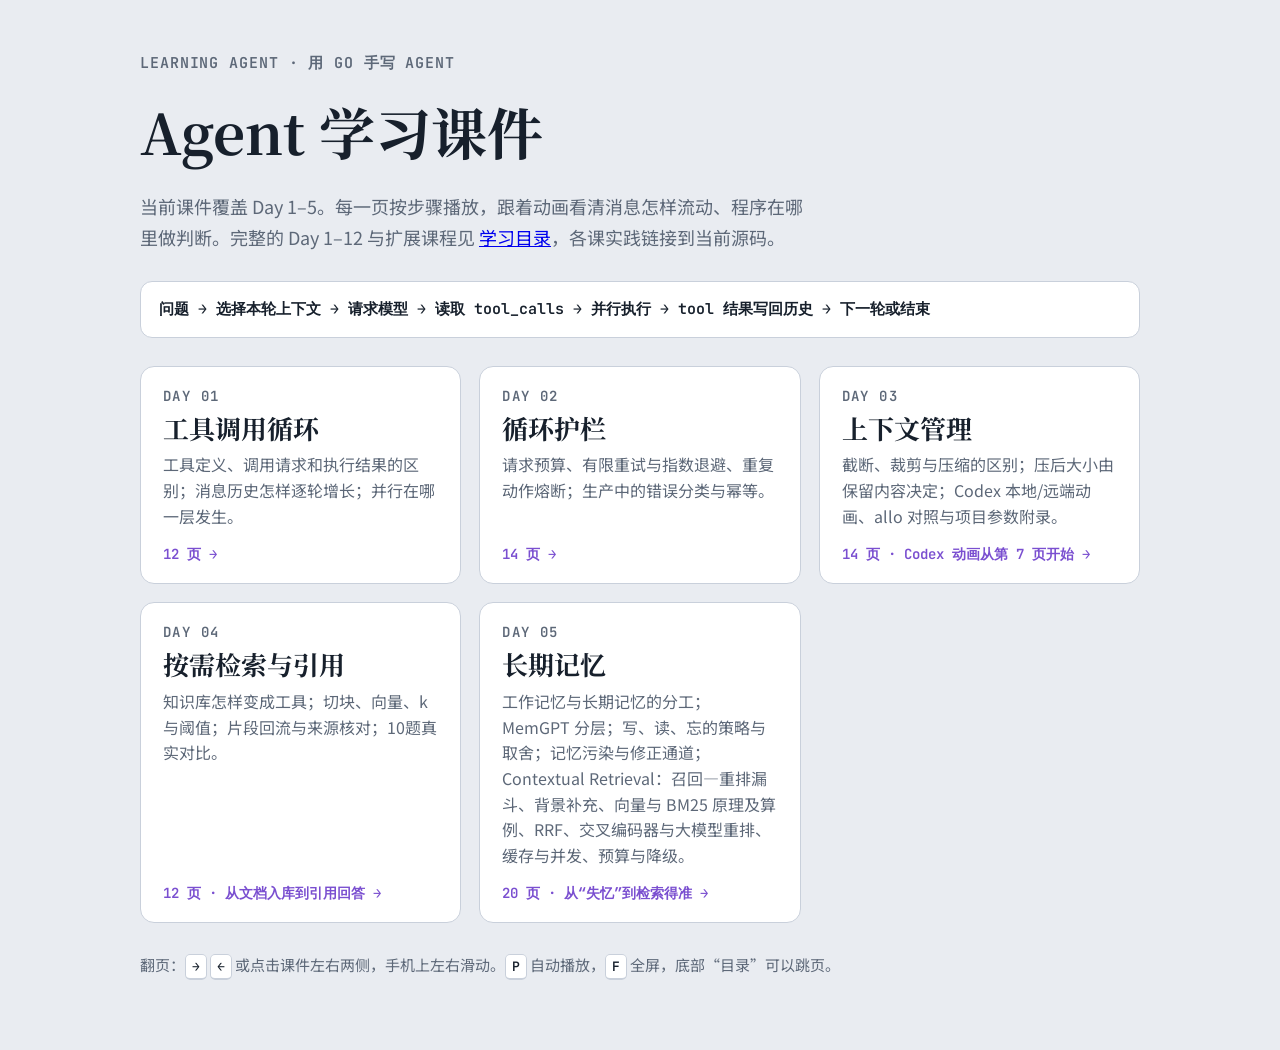
<file: docs/slides/index.html>
<!doctype html>
<html lang="zh-CN">
<head>
<meta charset="utf-8">
<meta name="viewport" content="width=device-width, initial-scale=1, viewport-fit=cover">
<title>Agent 学习课件</title>
<link rel="preconnect" href="https://fonts.googleapis.com">
<link rel="preconnect" href="https://fonts.gstatic.com" crossorigin>
<link rel="stylesheet" href="https://fonts.googleapis.com/css2?family=JetBrains+Mono:wght@400;600&family=Noto+Sans+SC:wght@400;500;700&family=Noto+Serif+SC:wght@700;900&display=swap">
<link rel="stylesheet" href="deck.css">
<style>
  /* 入口页可以滚动，沿用课件的颜色与字体 */
  body { overflow: auto; }
  .wrap { max-width: 1040px; margin: 0 auto; padding-inline: 20px; padding-block: 56px 72px; display: flex; flex-direction: column; gap: 28px; }
  .wrap h1 { font-size: clamp(34px, 6vw, 56px); line-height: 1.15; }
  .intro { font-size: 18px; line-height: 1.7; color: var(--muted); max-width: 680px; }
  .flow { font: 600 15px/1.8 var(--font-mono); color: var(--ink); background: var(--card); border: 1px solid var(--line); border-radius: 12px; padding: 14px 18px; overflow-x: auto; white-space: nowrap; }
  .lessons { display: grid; grid-template-columns: repeat(auto-fit, minmax(280px, 1fr)); gap: 18px; }
  .lesson { display: flex; flex-direction: column; gap: 10px; min-width: 0; text-decoration: none; color: var(--ink); background: var(--card); border: 1.5px solid var(--line); border-radius: 14px; padding: 22px; transition: border-color .2s ease, transform .2s ease; }
  .lesson:hover { border-color: var(--model); transform: translateY(-2px); }
  .lesson:focus-visible { outline: 2px solid var(--model); outline-offset: 3px; }
  .lesson .no { font: 600 14px/1 var(--font-mono); color: var(--muted); letter-spacing: .1em; }
  .lesson h2 { font-size: 26px; }
  .lesson p { font-size: 16px; line-height: 1.6; color: var(--muted); }
  .lesson .meta { margin-top: auto; padding-top: 8px; font: 600 14px/1 var(--font-mono); color: var(--model); }
  .keys { font-size: 15px; line-height: 1.8; color: var(--muted); }
  kbd { font: 600 13px/1 var(--font-mono); border: 1px solid var(--line); border-bottom-width: 2px; border-radius: 5px; padding: 3px 6px; background: var(--card); color: var(--ink); }
</style>
</head>
<body>
<main class="wrap">
  <p class="kicker">LEARNING AGENT · 用 Go 手写 Agent</p>
  <h1>Agent 学习课件</h1>
  <p class="intro">当前课件覆盖 Day 1–5。每一页按步骤播放，跟着动画看清消息怎样流动、程序在哪里做判断。完整的 Day 1–12 与扩展课程见 <a href="../../README.md#学习目录">学习目录</a>，各课实践链接到当前源码。</p>
  <div class="flow">问题 → 选择本轮上下文 → 请求模型 → 读取 tool_calls → 并行执行 → tool 结果写回历史 → 下一轮或结束</div>
  <div class="lessons">
    <a class="lesson" href="day-01.html">
      <span class="no">DAY 01</span>
      <h2>工具调用循环</h2>
      <p>工具定义、调用请求和执行结果的区别；消息历史怎样逐轮增长；并行在哪一层发生。</p>
      <span class="meta">12 页 →</span>
    </a>
    <a class="lesson" href="day-02.html">
      <span class="no">DAY 02</span>
      <h2>循环护栏</h2>
      <p>请求预算、有限重试与指数退避、重复动作熔断；生产中的错误分类与幂等。</p>
      <span class="meta">14 页 →</span>
    </a>
    <a class="lesson" href="day-03.html">
      <span class="no">DAY 03</span>
      <h2>上下文管理</h2>
      <p>截断、裁剪与压缩的区别；压后大小由保留内容决定；Codex 本地/远端动画、allo 对照与项目参数附录。</p>
      <span class="meta">14 页 · Codex 动画从第 7 页开始 →</span>
    </a>
    <a class="lesson" href="day-04.html">
      <span class="no">DAY 04</span><h2>按需检索与引用</h2>
      <p>知识库怎样变成工具；切块、向量、k与阈值；片段回流与来源核对；10题真实对比。</p>
      <span class="meta">12 页 · 从文档入库到引用回答 →</span>
    </a>
    <a class="lesson" href="day-05.html">
      <span class="no">DAY 05</span><h2>长期记忆</h2>
      <p>工作记忆与长期记忆的分工；MemGPT 分层；写、读、忘的策略与取舍；记忆污染与修正通道；Contextual Retrieval：召回—重排漏斗、背景补充、向量与 BM25 原理及算例、RRF、交叉编码器与大模型重排、缓存与并发、预算与降级。</p>
      <span class="meta">20 页 · 从“失忆”到检索得准 →</span>
    </a>
  </div>
  <p class="keys">翻页：<kbd>→</kbd> <kbd>←</kbd> 或点击课件左右两侧，手机上左右滑动。<kbd>P</kbd> 自动播放，<kbd>F</kbd> 全屏，底部“目录”可以跳页。</p>
</main>
</body>
</html>
</file>
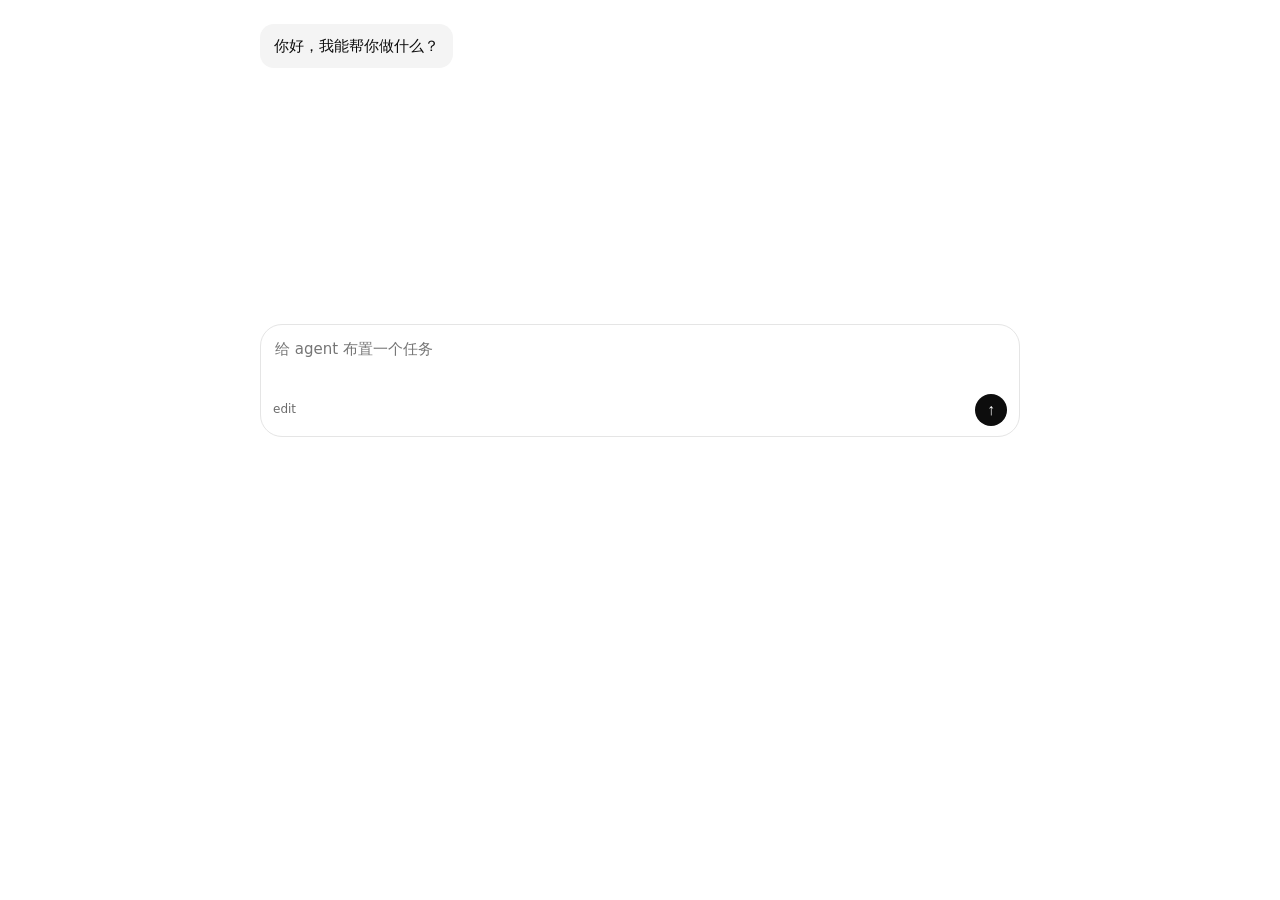
<file: eval/coding/ring/index.html>
<!doctype html>
<html lang="zh-CN">
<head>
<meta charset="utf-8">
<meta name="viewport" content="width=device-width,initial-scale=1">
<title>对话</title>
<link rel="stylesheet" href="app.css">
</head>
<body>
<main>
  <div id="thread"><div class="msg">你好，我能帮你做什么？</div></div>
  <form id="composer">
    <textarea id="query" rows="2" placeholder="给 agent 布置一个任务"></textarea>
    <div class="row">
      <span id="mode-chip">edit</span>
      <button id="send" type="submit" aria-label="发送">↑</button>
    </div>
  </form>
</main>
<script src="app.js"></script>
</body>
</html>
</file>
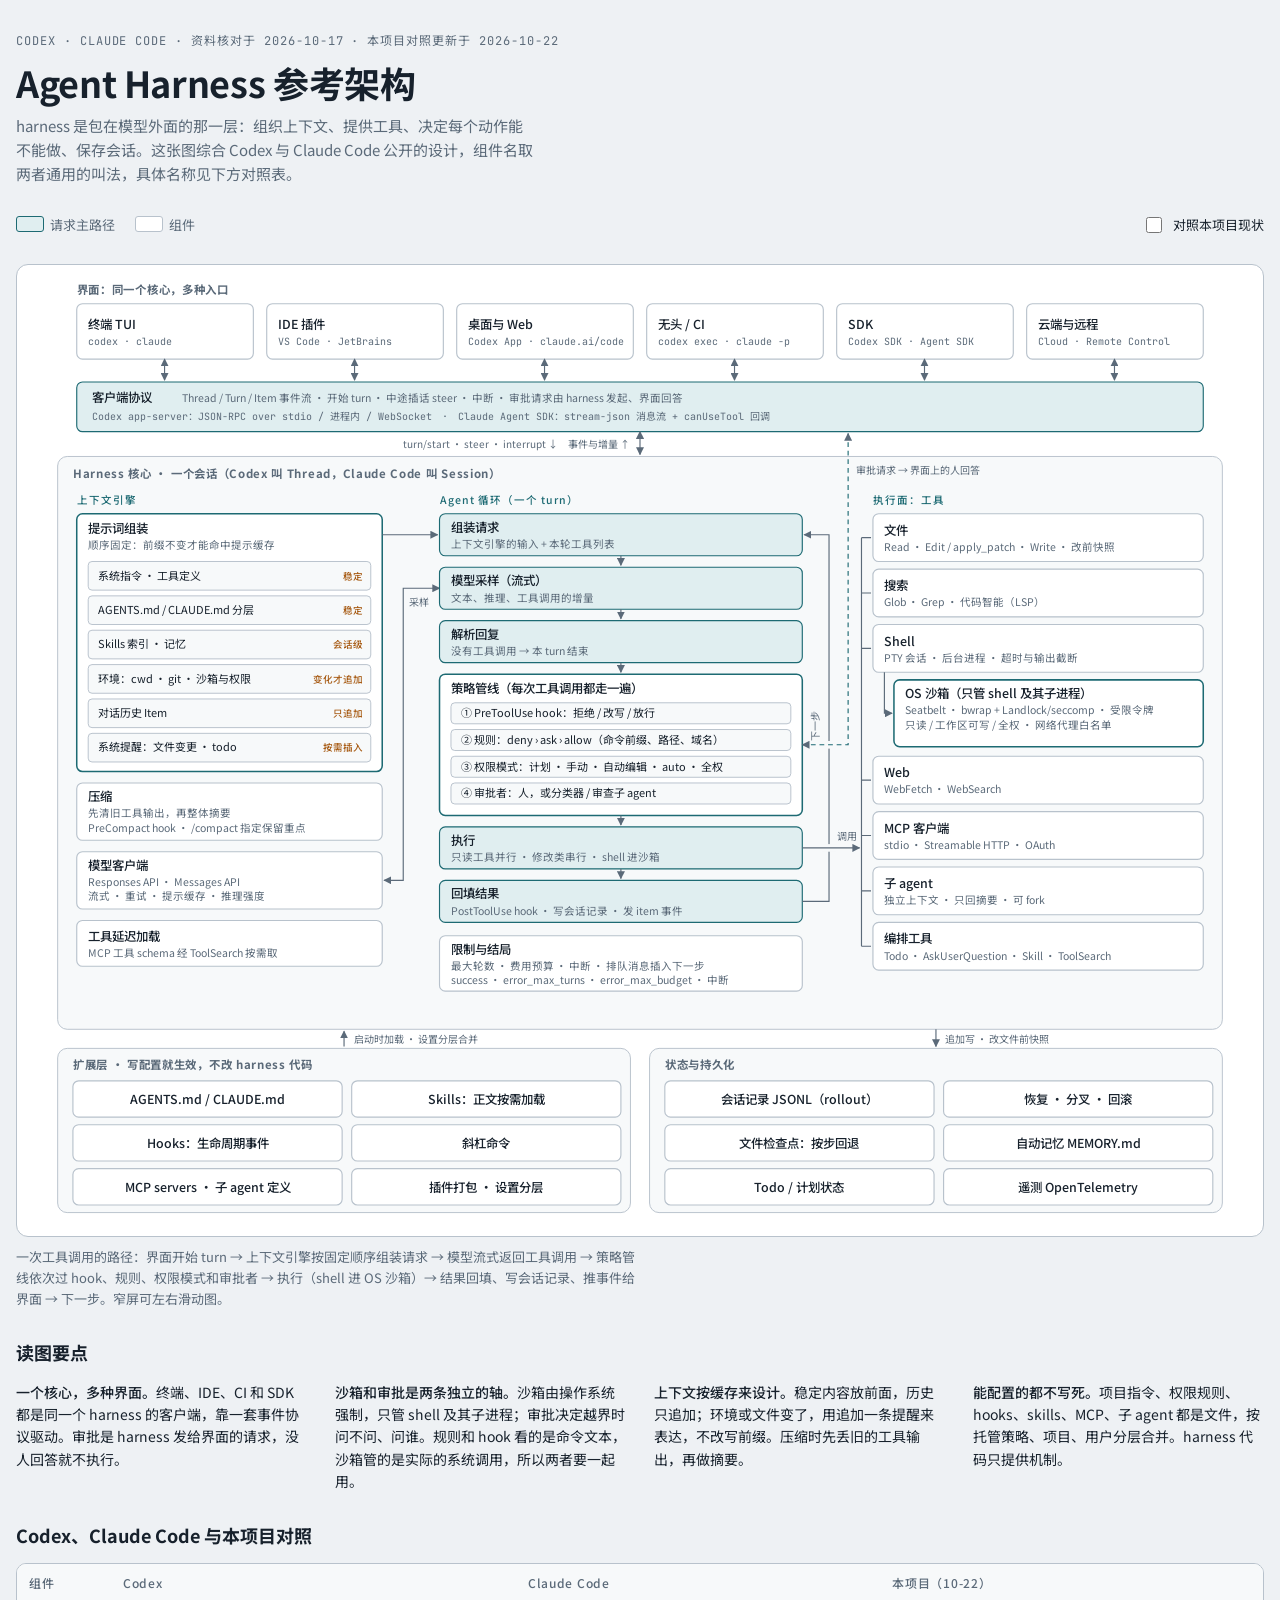
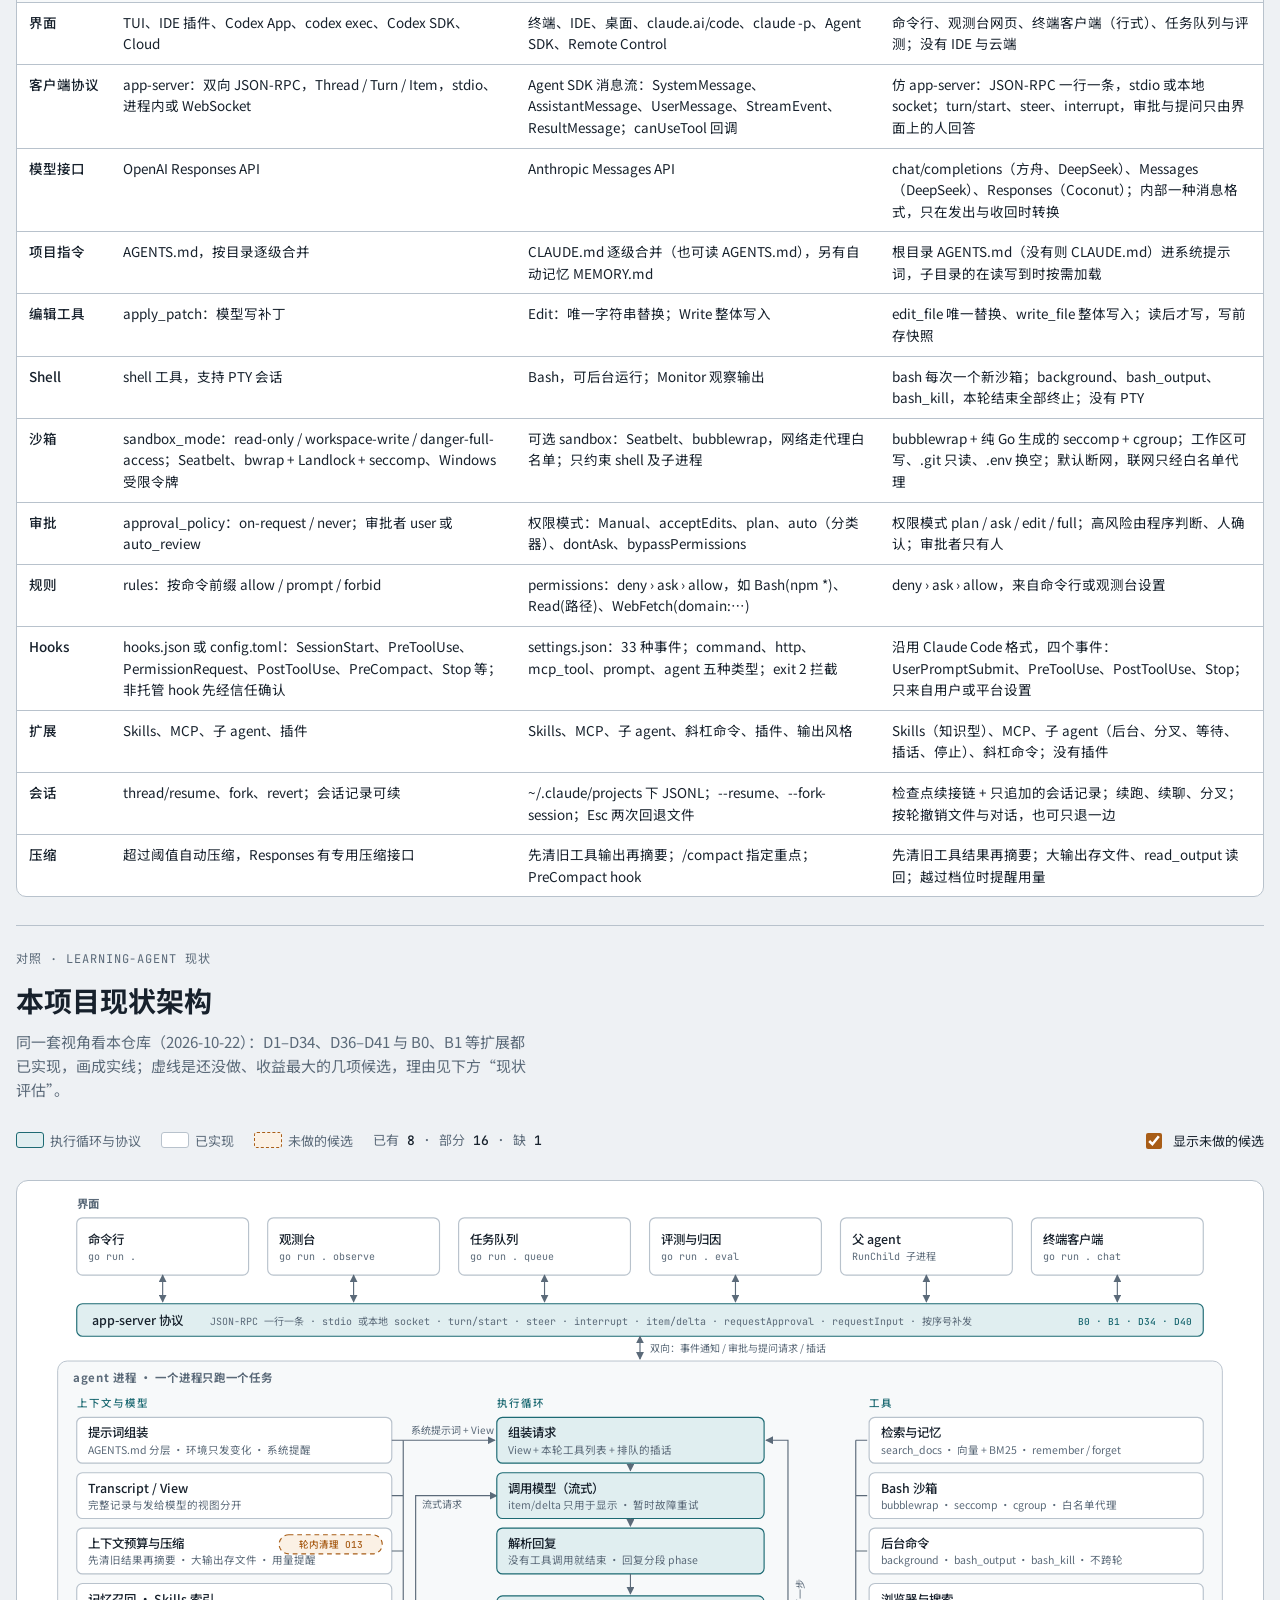
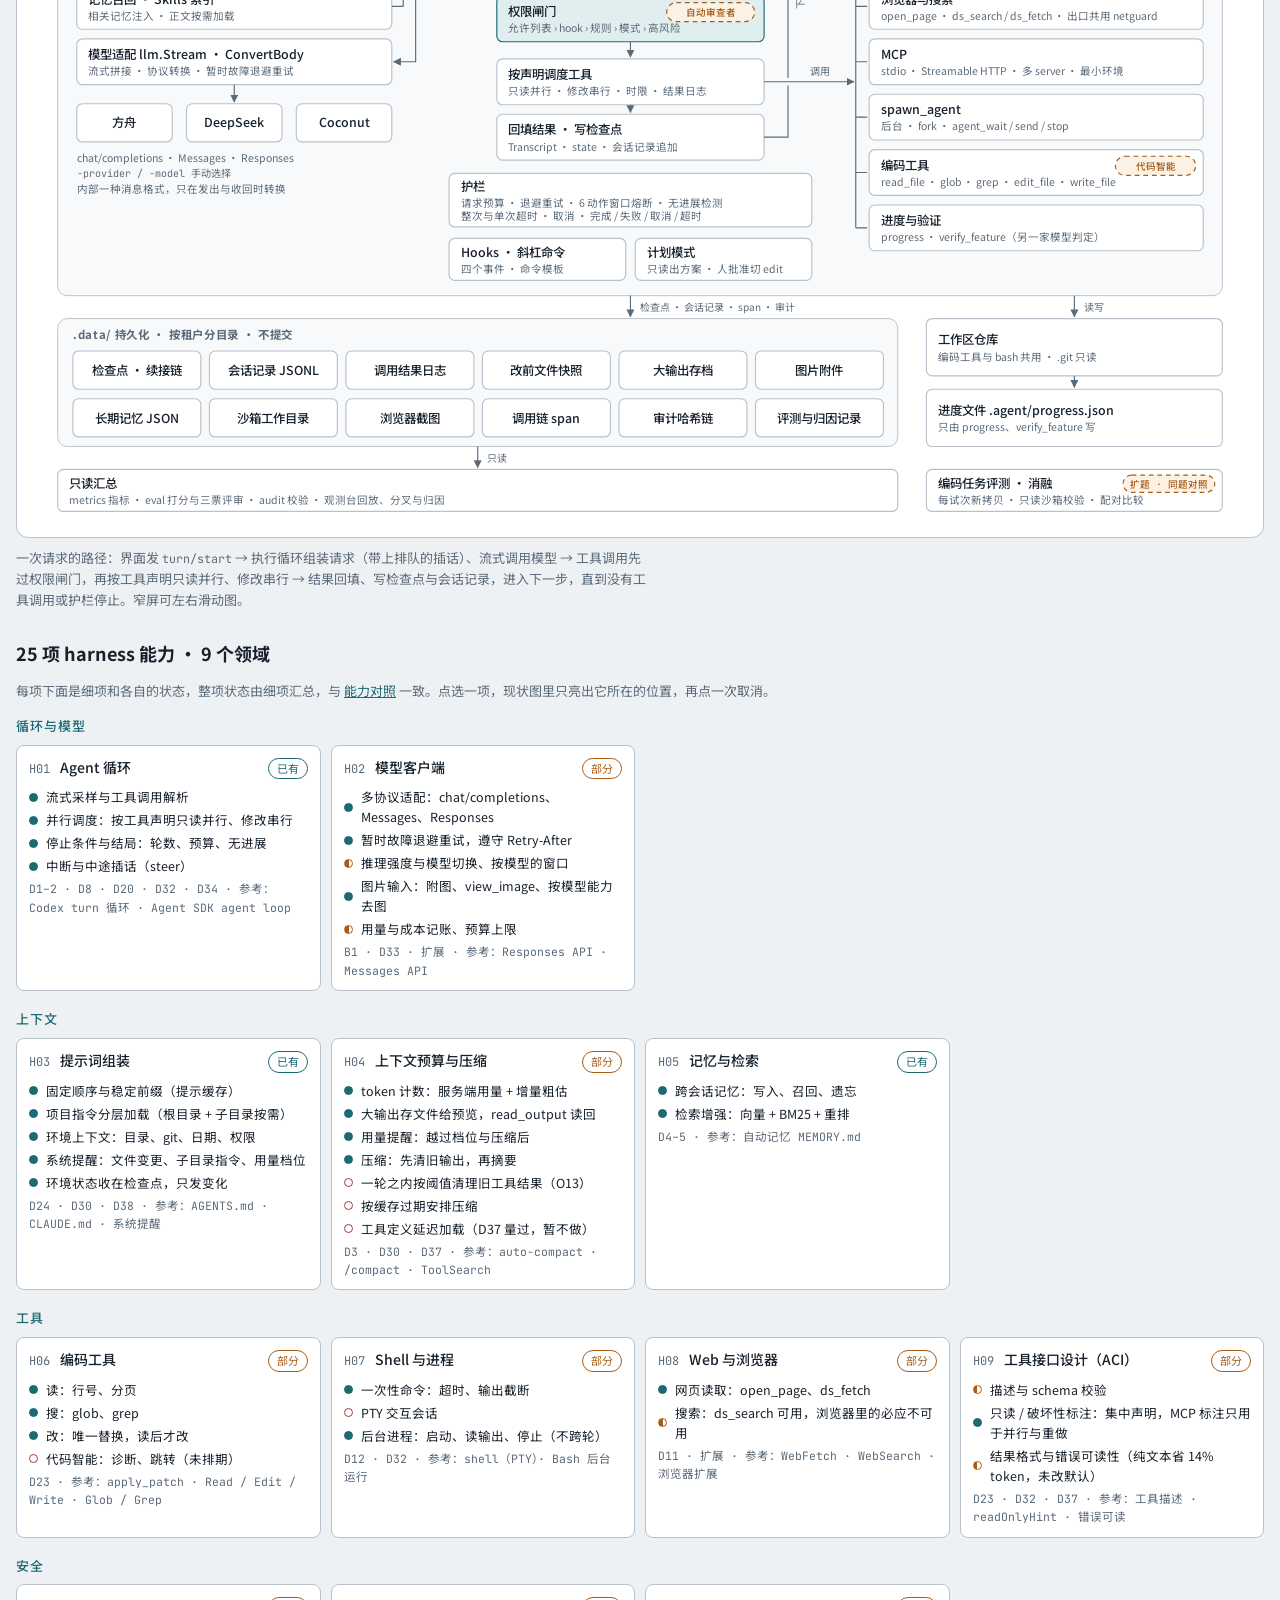
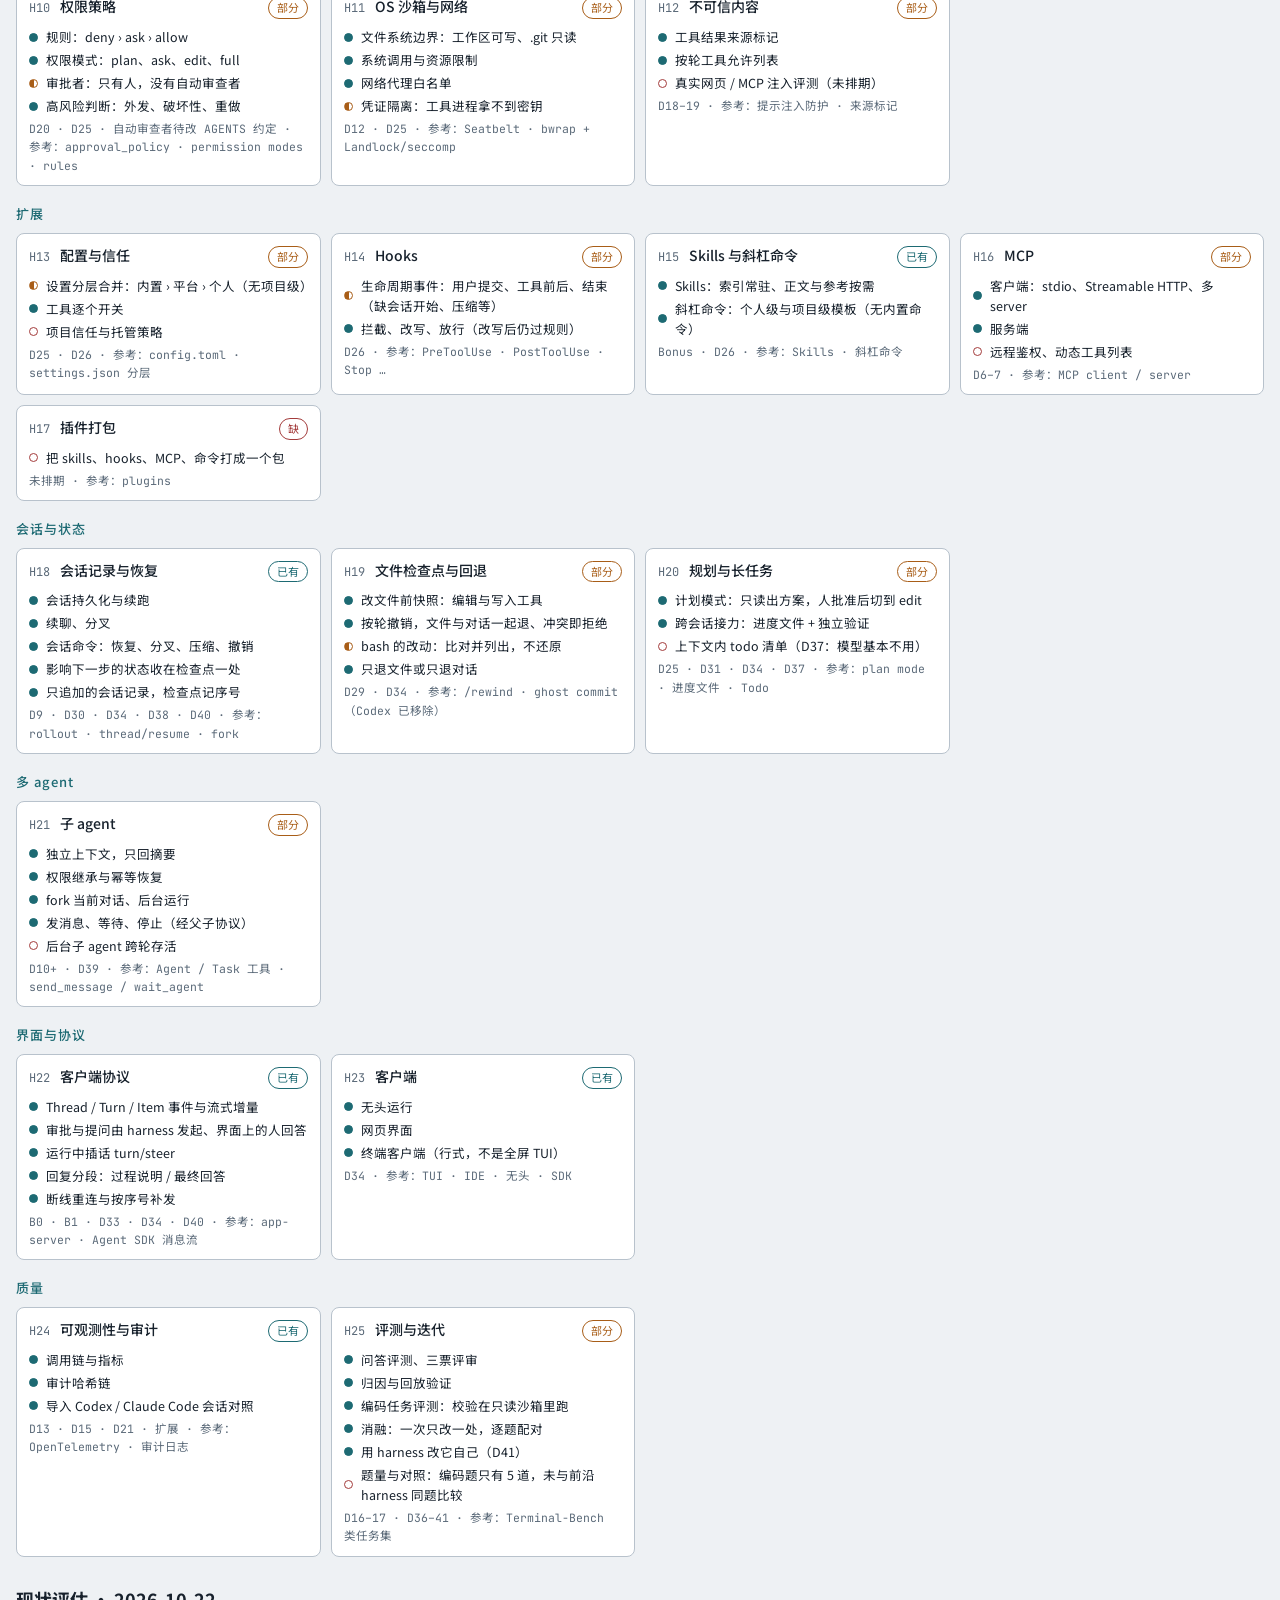
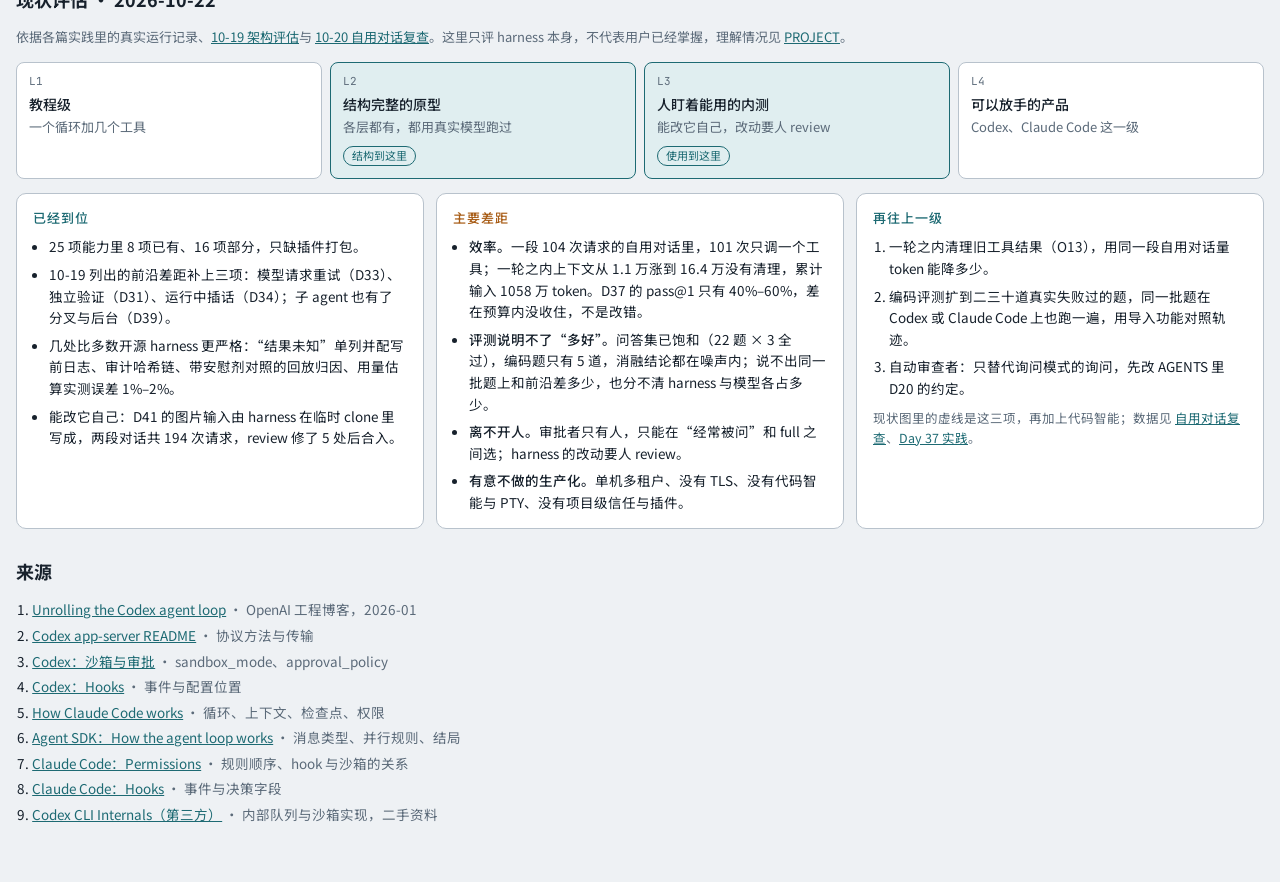
<file: harness-architecture.html>
<!doctype html>
<html lang="zh-CN">
<head>
<meta charset="utf-8">
<meta name="viewport" content="width=device-width, initial-scale=1, viewport-fit=cover">
<title>Agent Harness 参考架构</title>
<meta name="claude:viewport-fit-sides" content="cover">
<link rel="preconnect" href="https://fonts.googleapis.com">
<link rel="preconnect" href="https://fonts.gstatic.com" crossorigin>
<link rel="stylesheet" href="https://fonts.googleapis.com/css2?family=Noto+Sans+SC:wght@400;500;700&family=JetBrains+Mono:wght@400;500&display=swap">
<style>
/* 布局：参考架构原理图为主体，下方是 Codex 与 Claude Code 对照表、读图要点和来源 */
:root {
  --bg: #eef1f4;
  --panel: #ffffff;
  --proc: #f7f9fa;
  --ink: #17212c;
  --muted: #5b6a79;
  --line: #b8c2cc;
  --accent: #1d6a73;
  --accent-soft: #e0eef0;
  --plan: #a85d17;
  --plan-soft: #fbf1e5;
  --miss: #a33b3b;
  --font-body: "Noto Sans SC", "PingFang SC", "Microsoft YaHei", system-ui, sans-serif;
  --font-mono: "JetBrains Mono", ui-monospace, "SFMono-Regular", Menlo, "Noto Sans SC", "PingFang SC", "Microsoft YaHei", monospace;
}
@media (prefers-color-scheme: dark) {
  :root:not([data-theme="light"]) {
    --bg: #0f151b; --panel: #18212a; --proc: #131b22; --ink: #e2e8ee; --muted: #93a2b1; --line: #36444f;
    --accent: #62b6bd; --accent-soft: #163239; --plan: #e3a560; --plan-soft: #2d2316; --miss: #e07a7a;
    color-scheme: dark;
  }
}
:root[data-theme="dark"] {
  --bg: #0f151b; --panel: #18212a; --proc: #131b22; --ink: #e2e8ee; --muted: #93a2b1; --line: #36444f;
  --accent: #62b6bd; --accent-soft: #163239; --plan: #e3a560; --plan-soft: #2d2316; --miss: #e07a7a;
  color-scheme: dark;
}
body { margin: 0;
  background: var(--bg); color: var(--ink); font-family: var(--font-body); font-size: 15px; line-height: 1.6;
}
.wrap {
  max-width: 1320px; margin: 0 auto;
  padding-left: max(16px, env(safe-area-inset-left, 0px));
  padding-right: max(16px, env(safe-area-inset-right, 0px));
  padding-block: 32px 56px;
  display: grid; gap: 28px;
}
header { display: grid; gap: 10px; }
.eyebrow { font-family: var(--font-mono); font-size: 12px; letter-spacing: .08em; color: var(--muted); text-transform: uppercase; }
h1 { margin: 0; font-size: clamp(26px, 4vw, 36px); line-height: 1.2; font-weight: 700; letter-spacing: -.01em; text-wrap: balance; }
.lede { margin: 0; max-width: 65ch; color: var(--muted); }
.bar { display: flex; flex-wrap: wrap; gap: 12px 24px; align-items: center; justify-content: space-between; }
.legend { display: flex; flex-wrap: wrap; gap: 8px 20px; font-size: 13px; color: var(--muted); align-items: center; }
.legend i { display: inline-block; width: 26px; height: 14px; border-radius: 3px; vertical-align: -2px; margin-right: 6px; }
.lg-have { background: var(--panel); border: 1.5px solid var(--line); }
.lg-core { background: var(--accent-soft); border: 1.5px solid var(--accent); }
.lg-plan { background: var(--plan-soft); border: 1.5px dashed var(--plan); }
.tally { font-family: var(--font-mono); font-size: 13px; color: var(--muted); font-variant-numeric: tabular-nums; }
.tally b { color: var(--ink); font-weight: 500; }
.toggle { display: inline-flex; gap: 8px; align-items: center; font-size: 13px; color: var(--ink); cursor: pointer; }
.toggle input { accent-color: var(--plan); width: 16px; height: 16px; }

figure { margin: 0; display: grid; gap: 10px; }
.scroller { overflow-x: auto; background: var(--panel); border: 1px solid var(--line); border-radius: 12px; padding: 12px; }
.scroller svg { display: block; width: 100%; min-width: 980px; height: auto; }
figcaption { font-size: 13px; color: var(--muted); max-width: 90ch; }

svg .proc { fill: var(--proc); stroke: var(--line); stroke-width: 1; }
svg .bx { fill: var(--panel); stroke: var(--line); stroke-width: 1.2; }
svg .bx.core { fill: var(--accent-soft); stroke: var(--accent); }
svg .bx.band { fill: var(--accent-soft); stroke: var(--accent); }
svg .bx.pl { fill: var(--plan-soft); stroke: var(--plan); stroke-dasharray: 5 4; }
svg .bx.pl.ghost { fill: none; }
svg text { font-family: var(--font-body); }
svg .tt { font-size: 13px; font-weight: 500; fill: var(--ink); }
svg .ts { font-size: 11px; fill: var(--muted); }
svg .mono { font-family: var(--font-mono); font-size: 10.5px; }
svg .tg { font-family: var(--font-mono); font-size: 10px; font-weight: 500; fill: var(--plan); }
svg .tg2 { font-family: var(--font-mono); font-size: 10px; font-weight: 500; fill: var(--accent); }
svg .sec { font-size: 12px; font-weight: 700; fill: var(--muted); letter-spacing: .06em; }
svg .col { font-size: 11px; font-weight: 500; fill: var(--accent); letter-spacing: .1em; }
svg .al { font-size: 10.5px; fill: var(--muted); }
svg .ar { fill: none; stroke: var(--muted); stroke-width: 1.2; }
svg .bridge { fill: none; stroke: var(--proc); stroke-width: 8; }
svg .head { fill: var(--muted); }
svg .node { transition: opacity .2s; }
svg.focus .node { opacity: .18; }
svg.focus .node.on { opacity: 1; }
svg.focus .node.on .bx { stroke-width: 2.2; }
svg.noplan .node.plan { opacity: 0; }
svg.noplan.focus .node.plan.on { opacity: .5; }

section { display: grid; gap: 14px; }
h2 { margin: 0; font-size: 18px; font-weight: 700; }
.hint { margin: 0; font-size: 13px; color: var(--muted); }
.caps { display: grid; grid-template-columns: repeat(auto-fill, minmax(250px, 1fr)); gap: 10px; }
.cap {
  display: grid; grid-template-columns: auto 1fr auto; grid-template-rows: auto auto; gap: 2px 10px; align-items: baseline;
  text-align: left; font: inherit; color: inherit; background: var(--panel); border: 1px solid var(--line);
  border-radius: 8px; padding: 10px 12px; cursor: pointer; min-width: 0;
}
.cap:hover, .cap.on { border-color: var(--accent); }
.cap:focus-visible { outline: 2px solid var(--accent); outline-offset: 2px; }
.cap .code { font-family: var(--font-mono); font-size: 12px; color: var(--muted); font-variant-numeric: tabular-nums; }
.cap .name { font-size: 14px; font-weight: 500; min-width: 0; }
.cap .st { font-size: 11px; padding: 1px 8px; border-radius: 99px; border: 1px solid currentColor; white-space: nowrap; }
.st.have { color: var(--accent); }
.st.part { color: var(--plan); }
.st.miss { color: var(--miss); }
.cap .days { grid-column: 2 / 4; font-family: var(--font-mono); font-size: 11.5px; color: var(--muted); }
.notes { display: grid; grid-template-columns: repeat(auto-fit, minmax(260px, 1fr)); gap: 12px 28px; font-size: 14px; }
.notes p { margin: 0; min-width: 0; }
.notes b { font-weight: 500; }
code { font-family: var(--font-mono); font-size: .9em; }
@media (prefers-reduced-motion: reduce) { svg .node { transition: none; } }

svg .bx.key { fill: var(--panel); stroke: var(--accent); stroke-width: 1.6; }
svg .bx.row { fill: var(--proc); stroke: var(--line); stroke-width: 1; }
svg .tr { font-size: 11.5px; fill: var(--ink); }
svg .ar.dash { stroke-dasharray: 5 4; stroke: var(--accent); }
svg.ours .node[data-ours="have"] > rect { stroke: var(--accent); stroke-width: 2.2; stroke-dasharray: none; }
svg.ours .node[data-ours="part"] > rect { stroke: var(--plan); stroke-width: 2; stroke-dasharray: 6 3; }
svg.ours .node[data-ours="miss"] > rect { stroke: var(--miss); stroke-width: 2; stroke-dasharray: 3 3; }
.lg-miss { background: var(--panel); border: 1.5px dashed var(--miss); }
.lg-part { background: var(--panel); border: 1.5px dashed var(--plan); }
.lg-ok { background: var(--panel); border: 2px solid var(--accent); }
.tablewrap { overflow-x: auto; border: 1px solid var(--line); border-radius: 10px; background: var(--panel); }
table { border-collapse: collapse; width: 100%; min-width: 1000px; font-size: 13.5px; }
th, td { text-align: left; vertical-align: top; padding: 9px 12px; border-bottom: 1px solid var(--line); }
tr:last-child td { border-bottom: 0; }
th { font-size: 12px; letter-spacing: .06em; color: var(--muted); font-weight: 500; background: var(--proc); }
td:first-child { font-weight: 500; white-space: nowrap; }
.src { margin: 0; padding-left: 1.2em; font-size: 13.5px; display: grid; gap: 4px; }
.src a { color: var(--accent); }
.src span { color: var(--muted); }
.part2 { gap: 8px; padding-top: 24px; border-top: 1px solid var(--line); }
.big { font-size: clamp(22px, 3vw, 28px); }
.doms { display: grid; gap: 18px; }
.dom h3 { margin: 0 0 8px; font-size: 13px; font-weight: 500; letter-spacing: .08em; color: var(--accent); }
.cap { align-content: start; }
.cap .sub { grid-column: 1 / 4; margin: 6px 0 2px; padding: 0; list-style: none; display: grid; gap: 3px; font-size: 12.5px; }
.cap .sub li { display: grid; grid-template-columns: 9px 1fr; gap: 8px; align-items: center; }
.cap .sub li::before { content: ""; width: 7px; height: 7px; border-radius: 50%; border: 1.5px solid currentColor; }
.cap .sub li.have::before { color: var(--accent); background: var(--accent); }
.cap .sub li.part::before { color: var(--plan); background: linear-gradient(90deg, var(--plan) 50%, transparent 50%); }
.cap .sub li.miss::before { color: var(--miss); }
.cap .days { grid-column: 1 / 4; }
.hint a { color: var(--accent); }
.ladder { list-style: none; margin: 0; padding: 0; display: grid; grid-template-columns: repeat(4, minmax(0, 1fr)); gap: 8px; counter-reset: lv; }
.ladder li { counter-increment: lv; display: grid; gap: 2px; align-content: start; padding: 10px 12px 12px; background: var(--panel); border: 1px solid var(--line); border-radius: 8px; font-size: 13px; color: var(--muted); min-width: 0; }
.ladder li::before { content: "L" counter(lv); font-family: var(--font-mono); font-size: 11px; }
.ladder b { color: var(--ink); font-size: 14px; font-weight: 500; }
.ladder li.here { background: var(--accent-soft); border-color: var(--accent); }
.ladder em { justify-self: start; margin-top: 6px; padding: 0 8px; border: 1px solid currentColor; border-radius: 99px; font-style: normal; font-size: 11px; color: var(--accent); }
@media (max-width: 640px) { .ladder { grid-template-columns: repeat(2, minmax(0, 1fr)); } }
.assess { display: grid; grid-template-columns: repeat(auto-fit, minmax(280px, 1fr)); gap: 12px; }
.assess > div { display: grid; gap: 8px; align-content: start; padding: 14px 16px; background: var(--panel); border: 1px solid var(--line); border-radius: 10px; min-width: 0; }
.assess h3 { margin: 0; font-size: 13px; font-weight: 500; letter-spacing: .08em; color: var(--accent); }
.assess h3.gap { color: var(--plan); }
.assess ul, .assess ol { margin: 0; padding-left: 1.2em; display: grid; gap: 6px; font-size: 13.5px; }
.assess b { font-weight: 500; }
.assess a { color: var(--accent); }
.assess .more { margin: 0; font-size: 12.5px; color: var(--muted); }
.subkey { display: inline-flex; gap: 14px; flex-wrap: wrap; font-size: 12.5px; color: var(--muted); }
</style>
</head>
<body>

<div class="wrap">
  <header>
    <div class="eyebrow">Codex · Claude Code · 资料核对于 2026-10-17 · 本项目对照更新于 2026-10-22</div>
    <h1>Agent Harness 参考架构</h1>
    <p class="lede">harness 是包在模型外面的那一层：组织上下文、提供工具、决定每个动作能不能做、保存会话。这张图综合 Codex 与 Claude Code 公开的设计，组件名取两者通用的叫法，具体名称见下方对照表。</p>
  </header>

  <div class="bar">
    <div class="legend">
      <span><i class="lg-core"></i>请求主路径</span>
      <span><i class="lg-have"></i>组件</span>
      <span id="ours-legend" hidden><i class="lg-ok"></i>本项目已有 <i class="lg-part" style="margin-left:12px"></i>部分 <i class="lg-miss" style="margin-left:12px"></i>还没有</span>
    </div>
    <label class="toggle" for="show-ours"><input type="checkbox" id="show-ours">对照本项目现状</label>
  </div>

  <figure>
    <div class="scroller">
      <svg id="map" viewBox="0 0 1280 992" role="img" aria-label="Agent harness 参考架构：多种界面经同一套客户端协议驱动 harness 核心；核心由上下文引擎、agent 循环和执行面组成，每次工具调用先经 hook、规则、权限模式和审批者组成的策略管线，shell 在 OS 沙箱内执行；扩展层由配置文件加载，状态层保存会话记录、文件检查点和记忆。">
        <defs>
          <marker id="ah" viewBox="0 0 10 10" refX="9" refY="5" markerWidth="7" markerHeight="7" orient="auto-start-reverse"><path class="head" d="M0 0 L10 5 L0 10 z"/></marker>
        </defs>
<text class="sec" x="50" y="18" text-anchor="start">界面：同一个核心，多种入口</text>
<g class="node" data-ours="part"><rect class="bx" x="50" y="28" width="185" height="58" rx="6"/><text class="tt" x="62" y="54.0">终端 TUI</text><text class="ts mono" x="62" y="71.0">codex · claude</text></g>
<path class="ar" d="M142 86 V108" marker-end="url(#ah)" marker-start="url(#ah)"/>
<g class="node" data-ours="miss"><rect class="bx" x="249" y="28" width="185" height="58" rx="6"/><text class="tt" x="261" y="54.0">IDE 插件</text><text class="ts mono" x="261" y="71.0">VS Code · JetBrains</text></g>
<path class="ar" d="M341 86 V108" marker-end="url(#ah)" marker-start="url(#ah)"/>
<g class="node" data-ours="part"><rect class="bx" x="448" y="28" width="185" height="58" rx="6"/><text class="tt" x="460" y="54.0">桌面与 Web</text><text class="ts mono" x="460" y="71.0">Codex App · claude.ai/code</text></g>
<path class="ar" d="M540 86 V108" marker-end="url(#ah)" marker-start="url(#ah)"/>
<g class="node" data-ours="have"><rect class="bx" x="647" y="28" width="185" height="58" rx="6"/><text class="tt" x="659" y="54.0">无头 / CI</text><text class="ts mono" x="659" y="71.0">codex exec · claude -p</text></g>
<path class="ar" d="M739 86 V108" marker-end="url(#ah)" marker-start="url(#ah)"/>
<g class="node" data-ours="part"><rect class="bx" x="846" y="28" width="185" height="58" rx="6"/><text class="tt" x="858" y="54.0">SDK</text><text class="ts mono" x="858" y="71.0">Codex SDK · Agent SDK</text></g>
<path class="ar" d="M938 86 V108" marker-end="url(#ah)" marker-start="url(#ah)"/>
<g class="node" data-ours="miss"><rect class="bx" x="1045" y="28" width="185" height="58" rx="6"/><text class="tt" x="1057" y="54.0">云端与远程</text><text class="ts mono" x="1057" y="71.0">Cloud · Remote Control</text></g>
<path class="ar" d="M1137 86 V108" marker-end="url(#ah)" marker-start="url(#ah)"/>
<g class="node" data-ours="have"><rect class="bx core" x="50" y="110" width="1180" height="52" rx="6"/><text class="tt" x="66" y="131">客户端协议</text><text class="ts" x="160" y="131">Thread / Turn / Item 事件流 · 开始 turn · 中途插话 steer · 中断 · 审批请求由 harness 发起、界面回答</text><text class="ts mono" x="66" y="150">Codex app-server：JSON-RPC over stdio / 进程内 / WebSocket　·　Claude Agent SDK：stream-json 消息流 + canUseTool 回调</text></g>
<path class="ar" d="M640 162 V186" marker-end="url(#ah)" marker-start="url(#ah)"/>
<text class="al" x="630" y="179" text-anchor="end">turn/start · steer · interrupt ↓　事件与增量 ↑</text>
<rect class="proc" x="30" y="188" width="1220" height="600" rx="10"/>
<text class="sec" x="46" y="211" text-anchor="start">Harness 核心 · 一个会话（Codex 叫 Thread，Claude Code 叫 Session）</text>
<text class="col" x="50" y="238" text-anchor="start">上下文引擎</text>
<text class="col" x="430" y="238" text-anchor="start">Agent 循环（一个 turn）</text>
<text class="col" x="884" y="238" text-anchor="start">执行面：工具</text>
<g class="node" data-ours="have"><rect class="bx key" x="50" y="248" width="320" height="270" rx="6"/><text class="tt" x="62" y="268">提示词组装</text><text class="ts" x="62" y="285">顺序固定：前缀不变才能命中提示缓存</text></g>
<g class="node" data-ours="have"><rect class="bx row" x="62" y="298" width="296" height="30" rx="4"/><text class="tr" x="72" y="317">系统指令 · 工具定义</text><text class="tg" x="350" y="317" text-anchor="end">稳定</text></g>
<g class="node" data-ours="have"><rect class="bx row" x="62" y="334" width="296" height="30" rx="4"/><text class="tr" x="72" y="353">AGENTS.md / CLAUDE.md 分层</text><text class="tg" x="350" y="353" text-anchor="end">稳定</text></g>
<g class="node" data-ours="have"><rect class="bx row" x="62" y="370" width="296" height="30" rx="4"/><text class="tr" x="72" y="389">Skills 索引 · 记忆</text><text class="tg" x="350" y="389" text-anchor="end">会话级</text></g>
<g class="node" data-ours="have"><rect class="bx row" x="62" y="406" width="296" height="30" rx="4"/><text class="tr" x="72" y="425">环境：cwd · git · 沙箱与权限</text><text class="tg" x="350" y="425" text-anchor="end">变化才追加</text></g>
<g class="node" data-ours="have"><rect class="bx row" x="62" y="442" width="296" height="30" rx="4"/><text class="tr" x="72" y="461">对话历史 Item</text><text class="tg" x="350" y="461" text-anchor="end">只追加</text></g>
<g class="node" data-ours="have"><rect class="bx row" x="62" y="478" width="296" height="30" rx="4"/><text class="tr" x="72" y="497">系统提醒：文件变更 · todo</text><text class="tg" x="350" y="497" text-anchor="end">按需插入</text></g>
<g class="node" data-ours="have"><rect class="bx" x="50" y="530" width="320" height="60" rx="6"/><text class="tt" x="62" y="549">压缩</text><text class="ts" x="62" y="566">先清旧工具输出，再整体摘要</text><text class="ts" x="62" y="581">PreCompact hook · /compact 指定保留重点</text></g>
<g class="node" data-ours="have"><rect class="bx" x="50" y="602" width="320" height="60" rx="6"/><text class="tt" x="62" y="621">模型客户端</text><text class="ts" x="62" y="638">Responses API · Messages API</text><text class="ts" x="62" y="653">流式 · 重试 · 提示缓存 · 推理强度</text></g>
<g class="node" data-ours="miss"><rect class="bx" x="50" y="674" width="320" height="48" rx="6"/><text class="tt" x="62" y="695.0">工具延迟加载</text><text class="ts" x="62" y="712.0">MCP 工具 schema 经 ToolSearch 按需取</text></g>
<path class="ar" d="M370 270 H428" marker-end="url(#ah)"/>
<path class="ar" d="M430 326 H392 V632 H372" marker-end="url(#ah)" marker-start="url(#ah)"/>
<text class="al" x="398" y="345" text-anchor="start">采样</text>
<g class="node" data-ours="have"><rect class="bx core" x="430" y="248" width="380" height="44" rx="6"/><text class="tt" x="442" y="267.0">组装请求</text><text class="ts" x="442" y="284.0">上下文引擎的输入 + 本轮工具列表</text></g>
<g class="node" data-ours="have"><rect class="bx core" x="430" y="304" width="380" height="44" rx="6"/><text class="tt" x="442" y="323.0">模型采样（流式）</text><text class="ts" x="442" y="340.0">文本、推理、工具调用的增量</text></g>
<g class="node" data-ours="have"><rect class="bx core" x="430" y="360" width="380" height="44" rx="6"/><text class="tt" x="442" y="379.0">解析回复</text><text class="ts" x="442" y="396.0">没有工具调用 → 本 turn 结束</text></g>
<g class="node" data-ours="part"><rect class="bx key" x="430" y="416" width="380" height="148" rx="6"/><text class="tt" x="442" y="436">策略管线（每次工具调用都走一遍）</text></g>
<g class="node" data-ours="have"><rect class="bx row" x="442" y="446" width="356" height="22" rx="4"/><text class="tr" x="452" y="461">① PreToolUse hook：拒绝 / 改写 / 放行</text></g>
<g class="node" data-ours="have"><rect class="bx row" x="442" y="474" width="356" height="22" rx="4"/><text class="tr" x="452" y="489">② 规则：deny › ask › allow（命令前缀、路径、域名）</text></g>
<g class="node" data-ours="part"><rect class="bx row" x="442" y="502" width="356" height="22" rx="4"/><text class="tr" x="452" y="517">③ 权限模式：计划 · 手动 · 自动编辑 · auto · 全权</text></g>
<g class="node" data-ours="part"><rect class="bx row" x="442" y="530" width="356" height="22" rx="4"/><text class="tr" x="452" y="545">④ 审批者：人，或分类器 / 审查子 agent</text></g>
<g class="node" data-ours="have"><rect class="bx core" x="430" y="576" width="380" height="44" rx="6"/><text class="tt" x="442" y="595.0">执行</text><text class="ts" x="442" y="612.0">只读工具并行 · 修改类串行 · shell 进沙箱</text></g>
<g class="node" data-ours="have"><rect class="bx core" x="430" y="632" width="380" height="44" rx="6"/><text class="tt" x="442" y="651.0">回填结果</text><text class="ts" x="442" y="668.0">PostToolUse hook · 写会话记录 · 发 item 事件</text></g>
<g class="node" data-ours="have"><rect class="bx" x="430" y="690" width="380" height="58" rx="6"/><text class="tt" x="442" y="709">限制与结局</text><text class="ts" x="442" y="726">最大轮数 · 费用预算 · 中断 · 排队消息插入下一步</text><text class="ts" x="442" y="741">success · error_max_turns · error_max_budget · 中断</text></g>
<path class="ar" d="M620 292 V302" marker-end="url(#ah)"/>
<path class="ar" d="M620 348 V358" marker-end="url(#ah)"/>
<path class="ar" d="M620 404 V414" marker-end="url(#ah)"/>
<path class="ar" d="M620 564 V574" marker-end="url(#ah)"/>
<path class="ar" d="M620 620 V630" marker-end="url(#ah)"/>
<path class="ar" d="M810 654 H838 V270 H812" marker-end="url(#ah)"/>
<text class="al" x="828" y="470" text-anchor="middle" transform="rotate(-90 828 470)">下一步</text>
<path class="bridge" d="M830 490 H846"/>
<path class="ar dash" d="M810 490 H858 V164" marker-end="url(#ah)" marker-start="url(#ah)"/>
<text class="al" x="866" y="206" text-anchor="start">审批请求 → 界面上的人回答</text>
<g class="node" data-ours="have"><rect class="bx" x="884" y="248" width="346" height="50" rx="6"/><text class="tt" x="896" y="270.0">文件</text><text class="ts" x="896" y="287.0">Read · Edit / apply_patch · Write · 改前快照</text></g>
<g class="node" data-ours="part"><rect class="bx" x="884" y="306" width="346" height="50" rx="6"/><text class="tt" x="896" y="328.0">搜索</text><text class="ts" x="896" y="345.0">Glob · Grep · 代码智能（LSP）</text></g>
<g class="node" data-ours="part"><rect class="bx" x="884" y="364" width="346" height="50" rx="6"/><text class="tt" x="896" y="386.0">Shell</text><text class="ts" x="896" y="403.0">PTY 会话 · 后台进程 · 超时与输出截断</text></g>
<g class="node" data-ours="have"><rect class="bx" x="884" y="502" width="346" height="50" rx="6"/><text class="tt" x="896" y="524.0">Web</text><text class="ts" x="896" y="541.0">WebFetch · WebSearch</text></g>
<g class="node" data-ours="have"><rect class="bx" x="884" y="560" width="346" height="50" rx="6"/><text class="tt" x="896" y="582.0">MCP 客户端</text><text class="ts" x="896" y="599.0">stdio · Streamable HTTP · OAuth</text></g>
<g class="node" data-ours="have"><rect class="bx" x="884" y="618" width="346" height="50" rx="6"/><text class="tt" x="896" y="640.0">子 agent</text><text class="ts" x="896" y="657.0">独立上下文 · 只回摘要 · 可 fork</text></g>
<g class="node" data-ours="part"><rect class="bx" x="884" y="676" width="346" height="50" rx="6"/><text class="tt" x="896" y="698.0">编排工具</text><text class="ts" x="896" y="715.0">Todo · AskUserQuestion · Skill · ToolSearch</text></g>
<g class="node" data-ours="have"><rect class="bx key" x="906" y="422" width="324" height="70" rx="6"/><text class="tt" x="918" y="441">OS 沙箱（只管 shell 及其子进程）</text><text class="ts" x="918" y="458">Seatbelt · bwrap + Landlock/seccomp · 受限令牌</text><text class="ts" x="918" y="473">只读 / 工作区可写 / 全权 · 网络代理白名单</text></g>
<path class="ar" d="M896 414 V457 H904" marker-end="url(#ah)"/>
<path class="ar" d="M872 273 H882 M872 331 H882 M872 389 H882 M872 527 H882 M872 585 H882 M872 643 H882 M872 701 H882 M872 273 V701"/>
<path class="bridge" d="M830 598 H846"/>
<path class="ar" d="M810 598 H870" marker-end="url(#ah)"/>
<text class="al" x="846" y="590" text-anchor="start">调用</text>
<rect class="proc" x="30" y="808" width="600" height="172" rx="10"/>
<text class="sec" x="46" y="830" text-anchor="start">扩展层 · 写配置就生效，不改 harness 代码</text>
<g class="node" data-ours="have"><rect class="bx" x="46" y="842" width="282" height="38" rx="6"/><text class="tt" x="187" y="866" text-anchor="middle">AGENTS.md / CLAUDE.md</text></g>
<g class="node" data-ours="have"><rect class="bx" x="338" y="842" width="282" height="38" rx="6"/><text class="tt" x="479" y="866" text-anchor="middle">Skills：正文按需加载</text></g>
<g class="node" data-ours="part"><rect class="bx" x="46" y="888" width="282" height="38" rx="6"/><text class="tt" x="187" y="912" text-anchor="middle">Hooks：生命周期事件</text></g>
<g class="node" data-ours="have"><rect class="bx" x="338" y="888" width="282" height="38" rx="6"/><text class="tt" x="479" y="912" text-anchor="middle">斜杠命令</text></g>
<g class="node" data-ours="have"><rect class="bx" x="46" y="934" width="282" height="38" rx="6"/><text class="tt" x="187" y="958" text-anchor="middle">MCP servers · 子 agent 定义</text></g>
<g class="node" data-ours="part"><rect class="bx" x="338" y="934" width="282" height="38" rx="6"/><text class="tt" x="479" y="958" text-anchor="middle">插件打包 · 设置分层</text></g>
<rect class="proc" x="650" y="808" width="600" height="172" rx="10"/>
<text class="sec" x="666" y="830" text-anchor="start">状态与持久化</text>
<g class="node" data-ours="part"><rect class="bx" x="666" y="842" width="282" height="38" rx="6"/><text class="tt" x="807" y="866" text-anchor="middle">会话记录 JSONL（rollout）</text></g>
<g class="node" data-ours="have"><rect class="bx" x="958" y="842" width="282" height="38" rx="6"/><text class="tt" x="1099" y="866" text-anchor="middle">恢复 · 分叉 · 回滚</text></g>
<g class="node" data-ours="have"><rect class="bx" x="666" y="888" width="282" height="38" rx="6"/><text class="tt" x="807" y="912" text-anchor="middle">文件检查点：按步回退</text></g>
<g class="node" data-ours="part"><rect class="bx" x="958" y="888" width="282" height="38" rx="6"/><text class="tt" x="1099" y="912" text-anchor="middle">自动记忆 MEMORY.md</text></g>
<g class="node" data-ours="part"><rect class="bx" x="666" y="934" width="282" height="38" rx="6"/><text class="tt" x="807" y="958" text-anchor="middle">Todo / 计划状态</text></g>
<g class="node" data-ours="have"><rect class="bx" x="958" y="934" width="282" height="38" rx="6"/><text class="tt" x="1099" y="958" text-anchor="middle">遥测 OpenTelemetry</text></g>
<path class="ar" d="M330 806 V790" marker-end="url(#ah)"/>
<text class="al" x="340" y="802" text-anchor="start">启动时加载 · 设置分层合并</text>
<path class="ar" d="M950 788 V806" marker-end="url(#ah)"/>
<text class="al" x="960" y="802" text-anchor="start">追加写 · 改文件前快照</text>
      </svg>
    </div>
    <figcaption>一次工具调用的路径：界面开始 turn → 上下文引擎按固定顺序组装请求 → 模型流式返回工具调用 → 策略管线依次过 hook、规则、权限模式和审批者 → 执行（shell 进 OS 沙箱）→ 结果回填、写会话记录、推事件给界面 → 下一步。窄屏可左右滑动图。</figcaption>
  </figure>

  <section>
    <h2>读图要点</h2>
    <div class="notes">
      <p><b>一个核心，多种界面。</b>终端、IDE、CI 和 SDK 都是同一个 harness 的客户端，靠一套事件协议驱动。审批是 harness 发给界面的请求，没人回答就不执行。</p>
      <p><b>沙箱和审批是两条独立的轴。</b>沙箱由操作系统强制，只管 shell 及其子进程；审批决定越界时问不问、问谁。规则和 hook 看的是命令文本，沙箱管的是实际的系统调用，所以两者要一起用。</p>
      <p><b>上下文按缓存来设计。</b>稳定内容放前面，历史只追加；环境或文件变了，用追加一条提醒来表达，不改写前缀。压缩时先丢旧的工具输出，再做摘要。</p>
      <p><b>能配置的都不写死。</b>项目指令、权限规则、hooks、skills、MCP、子 agent 都是文件，按托管策略、项目、用户分层合并。harness 代码只提供机制。</p>
    </div>
  </section>

  <section>
    <h2>Codex、Claude Code 与本项目对照</h2>
    <div class="tablewrap">
      <table>
        <thead><tr><th>组件</th><th>Codex</th><th>Claude Code</th><th>本项目（10-22）</th></tr></thead>
        <tbody>
<tr><td>界面</td><td>TUI、IDE 插件、Codex App、codex exec、Codex SDK、Cloud</td><td>终端、IDE、桌面、claude.ai/code、claude -p、Agent SDK、Remote Control</td><td>命令行、观测台网页、终端客户端（行式）、任务队列与评测；没有 IDE 与云端</td></tr>
<tr><td>客户端协议</td><td>app-server：双向 JSON-RPC，Thread / Turn / Item，stdio、进程内或 WebSocket</td><td>Agent SDK 消息流：SystemMessage、AssistantMessage、UserMessage、StreamEvent、ResultMessage；canUseTool 回调</td><td>仿 app-server：JSON-RPC 一行一条，stdio 或本地 socket；turn/start、steer、interrupt，审批与提问只由界面上的人回答</td></tr>
<tr><td>模型接口</td><td>OpenAI Responses API</td><td>Anthropic Messages API</td><td>chat/completions（方舟、DeepSeek）、Messages（DeepSeek）、Responses（Coconut）；内部一种消息格式，只在发出与收回时转换</td></tr>
<tr><td>项目指令</td><td>AGENTS.md，按目录逐级合并</td><td>CLAUDE.md 逐级合并（也可读 AGENTS.md），另有自动记忆 MEMORY.md</td><td>根目录 AGENTS.md（没有则 CLAUDE.md）进系统提示词，子目录的在读写到时按需加载</td></tr>
<tr><td>编辑工具</td><td>apply_patch：模型写补丁</td><td>Edit：唯一字符串替换；Write 整体写入</td><td>edit_file 唯一替换、write_file 整体写入；读后才写，写前存快照</td></tr>
<tr><td>Shell</td><td>shell 工具，支持 PTY 会话</td><td>Bash，可后台运行；Monitor 观察输出</td><td>bash 每次一个新沙箱；background、bash_output、bash_kill，本轮结束全部终止；没有 PTY</td></tr>
<tr><td>沙箱</td><td>sandbox_mode：read-only / workspace-write / danger-full-access；Seatbelt、bwrap + Landlock + seccomp、Windows 受限令牌</td><td>可选 sandbox：Seatbelt、bubblewrap，网络走代理白名单；只约束 shell 及子进程</td><td>bubblewrap + 纯 Go 生成的 seccomp + cgroup；工作区可写、.git 只读、.env 换空；默认断网，联网只经白名单代理</td></tr>
<tr><td>审批</td><td>approval_policy：on-request / never；审批者 user 或 auto_review</td><td>权限模式：Manual、acceptEdits、plan、auto（分类器）、dontAsk、bypassPermissions</td><td>权限模式 plan / ask / edit / full；高风险由程序判断、人确认；审批者只有人</td></tr>
<tr><td>规则</td><td>rules：按命令前缀 allow / prompt / forbid</td><td>permissions：deny › ask › allow，如 Bash(npm *)、Read(路径)、WebFetch(domain:…)</td><td>deny › ask › allow，来自命令行或观测台设置</td></tr>
<tr><td>Hooks</td><td>hooks.json 或 config.toml：SessionStart、PreToolUse、PermissionRequest、PostToolUse、PreCompact、Stop 等；非托管 hook 先经信任确认</td><td>settings.json：33 种事件；command、http、mcp_tool、prompt、agent 五种类型；exit 2 拦截</td><td>沿用 Claude Code 格式，四个事件：UserPromptSubmit、PreToolUse、PostToolUse、Stop；只来自用户或平台设置</td></tr>
<tr><td>扩展</td><td>Skills、MCP、子 agent、插件</td><td>Skills、MCP、子 agent、斜杠命令、插件、输出风格</td><td>Skills（知识型）、MCP、子 agent（后台、分叉、等待、插话、停止）、斜杠命令；没有插件</td></tr>
<tr><td>会话</td><td>thread/resume、fork、revert；会话记录可续</td><td>~/.claude/projects 下 JSONL；--resume、--fork-session；Esc 两次回退文件</td><td>检查点续接链 + 只追加的会话记录；续跑、续聊、分叉；按轮撤销文件与对话，也可只退一边</td></tr>
<tr><td>压缩</td><td>超过阈值自动压缩，Responses 有专用压缩接口</td><td>先清旧工具输出再摘要；/compact 指定重点；PreCompact hook</td><td>先清旧工具结果再摘要；大输出存文件、read_output 读回；越过档位时提醒用量</td></tr>
        </tbody>
      </table>
    </div>
  </section>

  <section class="part2">
    <div class="eyebrow">对照 · learning-agent 现状</div>
    <h2 class="big">本项目现状架构</h2>
    <p class="lede">同一套视角看本仓库（2026-10-22）：D1–D34、D36–D41 与 B0、B1 等扩展都已实现，画成实线；虚线是还没做、收益最大的几项候选，理由见下方“现状评估”。</p>
  </section>
  <div class="bar">
    <div class="legend">
      <span><i class="lg-core"></i>执行循环与协议</span>
      <span><i class="lg-have"></i>已实现</span>
      <span><i class="lg-plan"></i>未做的候选</span>
      <span class="tally">已有 <b>8</b> · 部分 <b>16</b> · 缺 <b>1</b></span>
    </div>
    <label class="toggle" for="show-plan"><input type="checkbox" id="show-plan" checked>显示未做的候选</label>
  </div>

  <figure>
    <div class="scroller">
      <svg id="cur" viewBox="0 0 1280 976" role="img" aria-label="Agent harness 架构：六种界面经 app-server 协议驱动 agent 进程；进程内上下文与模型、执行循环、工具三列协作，工具调用先过权限闸门、再按声明调度，状态写入按租户分目录的 .data 与工作区，评测与审计只读汇总；虚线为未做的候选：轮内清理、自动审查者、代码智能、扩题与同题对照。">
        <defs>
          <marker id="ahc" viewBox="0 0 10 10" refX="9" refY="5" markerWidth="7" markerHeight="7" orient="auto-start-reverse"><path class="head" d="M0 0 L10 5 L0 10 z"/></marker>
          <marker id="ahcs" viewBox="0 0 10 10" refX="9" refY="5" markerWidth="7" markerHeight="7" orient="auto-start-reverse"><path class="head" d="M0 0 L10 5 L0 10 z"/></marker>
        </defs>
<text class="sec" x="50" y="16" text-anchor="start">界面</text>
<g class="node" data-h="H23"><rect class="bx" x="50" y="26" width="180" height="60" rx="6"/><text class="tt" x="62" y="53.0">命令行</text><text class="ts mono" x="62" y="70.0">go run .</text></g>
<path class="ar" d="M140 86 V114" marker-end="url(#ahc)" marker-start="url(#ahcs)"/>
<g class="node" data-h="H13 H23 H24"><rect class="bx" x="250" y="26" width="180" height="60" rx="6"/><text class="tt" x="262" y="53.0">观测台</text><text class="ts mono" x="262" y="70.0">go run . observe</text></g>
<path class="ar" d="M340 86 V114" marker-end="url(#ahc)" marker-start="url(#ahcs)"/>
<g class="node" data-h="H23"><rect class="bx" x="450" y="26" width="180" height="60" rx="6"/><text class="tt" x="462" y="53.0">任务队列</text><text class="ts mono" x="462" y="70.0">go run . queue</text></g>
<path class="ar" d="M540 86 V114" marker-end="url(#ahc)" marker-start="url(#ahcs)"/>
<g class="node" data-h="H25"><rect class="bx" x="650" y="26" width="180" height="60" rx="6"/><text class="tt" x="662" y="53.0">评测与归因</text><text class="ts mono" x="662" y="70.0">go run . eval</text></g>
<path class="ar" d="M740 86 V114" marker-end="url(#ahc)" marker-start="url(#ahcs)"/>
<g class="node" data-h="H21 H22"><rect class="bx" x="850" y="26" width="180" height="60" rx="6"/><text class="tt" x="862" y="53.0">父 agent</text><text class="ts mono" x="862" y="70.0">RunChild 子进程</text></g>
<path class="ar" d="M940 86 V114" marker-end="url(#ahc)" marker-start="url(#ahcs)"/>
<g class="node" data-h="H23"><rect class="bx" x="1050" y="26" width="180" height="60" rx="6"/><text class="tt" x="1062" y="53.0">终端客户端</text><text class="ts mono" x="1062" y="70.0">go run . chat</text></g>
<path class="ar" d="M1140 86 V114" marker-end="url(#ahc)" marker-start="url(#ahcs)"/>
<g class="node" data-h="H22"><rect class="bx band" x="50" y="116" width="1180" height="34" rx="6"/><text class="tt" x="66" y="138">app-server 协议</text><text class="ts mono" x="190" y="138">JSON-RPC 一行一条 · stdio 或本地 socket · turn/start · steer · interrupt · item/delta · requestApproval · requestInput · 按序号补发</text><text class="tg2" x="1218" y="138" text-anchor="end">B0 · B1 · D34 · D40</text></g>
<path class="ar" d="M640 150 V174" marker-end="url(#ahc)" marker-start="url(#ahcs)"/>
<text class="al" x="650" y="167" text-anchor="start">双向：事件通知 / 审批与提问请求 / 插话</text>
<rect class="proc" x="30" y="176" width="1220" height="560" rx="10"/>
<text class="sec" x="46" y="198" text-anchor="start">agent 进程 · 一个进程只跑一个任务</text>
<text class="col" x="50" y="224" text-anchor="start">上下文与模型</text>
<text class="col" x="490" y="224" text-anchor="start">执行循环</text>
<text class="col" x="880" y="224" text-anchor="start">工具</text>
<g class="node" data-h="H03"><rect class="bx" x="50" y="235" width="330" height="48" rx="6"/><text class="tt" x="62" y="256.0">提示词组装</text><text class="ts" x="62" y="273.0">AGENTS.md 分层 · 环境只发变化 · 系统提醒</text></g>
<g class="node" data-h="H04 H18"><rect class="bx" x="50" y="293" width="330" height="48" rx="6"/><text class="tt" x="62" y="314.0">Transcript / View</text><text class="ts" x="62" y="331.0">完整记录与发给模型的视图分开</text></g>
<g class="node" data-h="H04"><rect class="bx" x="50" y="351" width="330" height="48" rx="6"/><text class="tt" x="62" y="372.0">上下文预算与压缩</text><text class="ts" x="62" y="389.0">先清旧结果再摘要 · 大输出存文件 · 用量提醒</text></g>
<g class="node plan" data-h="H04"><rect class="bx pl" x="262" y="358" width="108" height="20" rx="10"/><text class="tg" x="316" y="372" text-anchor="middle">轮内清理 O13</text></g>
<g class="node" data-h="H05 H15"><rect class="bx" x="50" y="409" width="330" height="48" rx="6"/><text class="tt" x="62" y="430.0">记忆召回 · Skills 索引</text><text class="ts" x="62" y="447.0">相关记忆注入 · 正文按需加载</text></g>
<g class="node" data-h="H02"><rect class="bx" x="50" y="467" width="330" height="48" rx="6"/><text class="tt" x="62" y="488.0">模型适配 llm.Stream · ConvertBody</text><text class="ts" x="62" y="505.0">流式拼接 · 协议转换 · 暂时故障退避重试</text></g>
<g class="node" data-h="H02"><rect class="bx" x="50" y="535" width="100" height="40" rx="6"/><text class="tt" x="100" y="559" text-anchor="middle">方舟</text></g>
<g class="node" data-h="H02"><rect class="bx" x="165" y="535" width="100" height="40" rx="6"/><text class="tt" x="215" y="559" text-anchor="middle">DeepSeek</text></g>
<g class="node" data-h="H02"><rect class="bx" x="280" y="535" width="100" height="40" rx="6"/><text class="tt" x="330" y="559" text-anchor="middle">Coconut</text></g>
<path class="ar" d="M215 515 V533" marker-end="url(#ahc)"/>
<text class="ts" x="50" y="596" text-anchor="start">chat/completions · Messages · Responses</text>
<text class="ts mono" x="50" y="612" text-anchor="start">-provider / -model 手动选择</text>
<text class="ts" x="50" y="628" text-anchor="start">内部一种消息格式，只在发出与收回时转换</text>
<path class="ar" d="M380 259 H392 M380 317 H392 M380 375 H392 M380 433 H392 M392 259 V433"/>
<path class="ar" d="M392 259 H488" marker-end="url(#ahc)"/>
<text class="al" x="400" y="252" text-anchor="start">系统提示词 + View</text>
<path class="ar" d="M490 317 H405 V491 H382" marker-end="url(#ahc)" marker-start="url(#ahcs)"/>
<text class="al" x="412" y="330" text-anchor="start">流式请求</text>
<g class="node" data-h="H01"><rect class="bx core" x="490" y="235" width="280" height="48" rx="6"/><text class="tt" x="502" y="256.0">组装请求</text><text class="ts" x="502" y="273.0">View + 本轮工具列表 + 排队的插话</text></g>
<g class="node" data-h="H01 H02"><rect class="bx core" x="490" y="293" width="280" height="48" rx="6"/><text class="tt" x="502" y="314.0">调用模型（流式）</text><text class="ts" x="502" y="331.0">item/delta 只用于显示 · 暂时故障重试</text></g>
<g class="node" data-h="H01"><rect class="bx core" x="490" y="351" width="280" height="48" rx="6"/><text class="tt" x="502" y="372.0">解析回复</text><text class="ts" x="502" y="389.0">没有工具调用就结束 · 回复分段 phase</text></g>
<g class="node" data-h="H10 H12 H14 H01"><rect class="bx core" x="490" y="422" width="280" height="48" rx="6"/><text class="tt" x="502" y="443.0">权限闸门</text><text class="ts" x="502" y="460.0">允许列表 › hook › 规则 › 模式 › 高风险</text></g>
<g class="node plan" data-h="H10"><rect class="bx pl" x="668" y="429" width="92" height="20" rx="10"/><text class="tg" x="714" y="443" text-anchor="middle">自动审查者</text></g>
<g class="node" data-h="H01 H07 H09"><rect class="bx" x="490" y="488" width="280" height="48" rx="6"/><text class="tt" x="502" y="509.0">按声明调度工具</text><text class="ts" x="502" y="526.0">只读并行 · 修改串行 · 时限 · 结果日志</text></g>
<g class="node" data-h="H01 H18"><rect class="bx" x="490" y="546" width="280" height="48" rx="6"/><text class="tt" x="502" y="567.0">回填结果 · 写检查点</text><text class="ts" x="502" y="584.0">Transcript · state · 会话记录追加</text></g>
<path class="ar" d="M630 283 V291" marker-end="url(#ahc)"/>
<path class="ar" d="M630 341 V349" marker-end="url(#ahc)"/>
<path class="ar" d="M630 399 V420" marker-end="url(#ahc)"/>
<path class="ar" d="M630 470 V486" marker-end="url(#ahc)"/>
<path class="ar" d="M630 536 V544" marker-end="url(#ahc)"/>
<path class="ar" d="M770 570 H795 V259 H772" marker-end="url(#ahc)"/>
<text class="al" x="812" y="420" text-anchor="middle" transform="rotate(-90 812 420)">下一步</text>
<g class="node" data-h="H01"><rect class="bx" x="440" y="608" width="380" height="56" rx="6"/><text class="tt" x="452" y="626">护栏</text><text class="ts" x="452" y="643">请求预算 · 退避重试 · 6 动作窗口熔断 · 无进展检测</text><text class="ts" x="452" y="657">整次与单次超时 · 取消 · 完成 / 失败 / 取消 / 超时</text></g>
<g class="node" data-h="H14 H15"><rect class="bx" x="440" y="676" width="185" height="44" rx="6"/><text class="tt" x="452" y="695.0">Hooks · 斜杠命令</text><text class="ts" x="452" y="712.0">四个事件 · 命令模板</text></g>
<g class="node" data-h="H20 H10"><rect class="bx" x="635" y="676" width="185" height="44" rx="6"/><text class="tt" x="647" y="695.0">计划模式</text><text class="ts" x="647" y="712.0">只读出方案 · 人批准切 edit</text></g>
<g class="node" data-h="H05"><rect class="bx" x="880" y="235" width="350" height="48" rx="6"/><text class="tt" x="892" y="256.0">检索与记忆</text><text class="ts" x="892" y="273.0">search_docs · 向量 + BM25 · remember / forget</text></g>
<g class="node" data-h="H07 H11"><rect class="bx" x="880" y="293" width="350" height="48" rx="6"/><text class="tt" x="892" y="314.0">Bash 沙箱</text><text class="ts" x="892" y="331.0">bubblewrap · seccomp · cgroup · 白名单代理</text></g>
<g class="node" data-h="H07"><rect class="bx" x="880" y="351" width="350" height="48" rx="6"/><text class="tt" x="892" y="372.0">后台命令</text><text class="ts" x="892" y="389.0">background · bash_output · bash_kill · 不跨轮</text></g>
<g class="node" data-h="H08 H11"><rect class="bx" x="880" y="409" width="350" height="48" rx="6"/><text class="tt" x="892" y="430.0">浏览器与搜索</text><text class="ts" x="892" y="447.0">open_page · ds_search / ds_fetch · 出口共用 netguard</text></g>
<g class="node" data-h="H16"><rect class="bx" x="880" y="467" width="350" height="48" rx="6"/><text class="tt" x="892" y="488.0">MCP</text><text class="ts" x="892" y="505.0">stdio · Streamable HTTP · 多 server · 最小环境</text></g>
<g class="node" data-h="H21"><rect class="bx" x="880" y="525" width="350" height="48" rx="6"/><text class="tt" x="892" y="546.0">spawn_agent</text><text class="ts" x="892" y="563.0">后台 · fork · agent_wait / send / stop</text></g>
<g class="node" data-h="H06 H09"><rect class="bx" x="880" y="583" width="350" height="48" rx="6"/><text class="tt" x="892" y="604.0">编码工具</text><text class="ts" x="892" y="621.0">read_file · glob · grep · edit_file · write_file</text></g>
<g class="node plan" data-h="H06"><rect class="bx pl" x="1138" y="590" width="84" height="20" rx="10"/><text class="tg" x="1180" y="604" text-anchor="middle">代码智能</text></g>
<g class="node" data-h="H20 H25"><rect class="bx" x="880" y="641" width="350" height="48" rx="6"/><text class="tt" x="892" y="662.0">进度与验证</text><text class="ts" x="892" y="679.0">progress · verify_feature（另一家模型判定）</text></g>
<path class="ar" d="M866 259 H878 M866 317 H878 M866 375 H878 M866 433 H878 M866 491 H878 M866 549 H878 M866 607 H878 M866 665 H878 M866 259 V665"/>
<path class="bridge" d="M786 512 H804"/>
<path class="ar" d="M770 512 H864" marker-end="url(#ahc)"/>
<text class="al" x="818" y="505" text-anchor="start">调用</text>
<rect class="proc" x="30" y="760" width="880" height="134" rx="10"/>
<text class="sec" x="46" y="781" text-anchor="start">.data/ 持久化 · 按租户分目录 · 不提交</text>
<g class="node" data-h="H18"><rect class="bx" x="46" y="794" width="134" height="40" rx="6"/><text class="tt" x="113" y="819" text-anchor="middle">检查点 · 续接链</text></g>
<g class="node" data-h="H18 H22"><rect class="bx" x="189" y="794" width="134" height="40" rx="6"/><text class="tt" x="256" y="819" text-anchor="middle">会话记录 JSONL</text></g>
<g class="node" data-h="H18"><rect class="bx" x="332" y="794" width="134" height="40" rx="6"/><text class="tt" x="399" y="819" text-anchor="middle">调用结果日志</text></g>
<g class="node" data-h="H19"><rect class="bx" x="475" y="794" width="134" height="40" rx="6"/><text class="tt" x="542" y="819" text-anchor="middle">改前文件快照</text></g>
<g class="node" data-h="H04"><rect class="bx" x="618" y="794" width="134" height="40" rx="6"/><text class="tt" x="685" y="819" text-anchor="middle">大输出存档</text></g>
<g class="node" data-h="H02"><rect class="bx" x="761" y="794" width="134" height="40" rx="6"/><text class="tt" x="828" y="819" text-anchor="middle">图片附件</text></g>
<g class="node" data-h="H05"><rect class="bx" x="46" y="844" width="134" height="40" rx="6"/><text class="tt" x="113" y="869" text-anchor="middle">长期记忆 JSON</text></g>
<g class="node" data-h="H11"><rect class="bx" x="189" y="844" width="134" height="40" rx="6"/><text class="tt" x="256" y="869" text-anchor="middle">沙箱工作目录</text></g>
<g class="node" data-h="H08"><rect class="bx" x="332" y="844" width="134" height="40" rx="6"/><text class="tt" x="399" y="869" text-anchor="middle">浏览器截图</text></g>
<g class="node" data-h="H24"><rect class="bx" x="475" y="844" width="134" height="40" rx="6"/><text class="tt" x="542" y="869" text-anchor="middle">调用链 span</text></g>
<g class="node" data-h="H24"><rect class="bx" x="618" y="844" width="134" height="40" rx="6"/><text class="tt" x="685" y="869" text-anchor="middle">审计哈希链</text></g>
<g class="node" data-h="H25"><rect class="bx" x="761" y="844" width="134" height="40" rx="6"/><text class="tt" x="828" y="869" text-anchor="middle">评测与归因记录</text></g>
<path class="ar" d="M630 736 V758" marker-end="url(#ahc)"/>
<text class="al" x="640" y="752" text-anchor="start">检查点 · 会话记录 · span · 审计</text>
<g class="node" data-h="H06 H11 H19"><rect class="bx" x="940" y="760" width="310" height="60" rx="6"/><text class="tt" x="952" y="787.0">工作区仓库</text><text class="ts" x="952" y="804.0">编码工具与 bash 共用 · .git 只读</text></g>
<g class="node" data-h="H20"><rect class="bx" x="940" y="834" width="310" height="60" rx="6"/><text class="tt" x="952" y="861.0">进度文件 .agent/progress.json</text><text class="ts" x="952" y="878.0">只由 progress、verify_feature 写</text></g>
<path class="ar" d="M1095 736 V758" marker-end="url(#ahc)"/>
<text class="al" x="1105" y="752" text-anchor="start">读写</text>
<path class="ar" d="M1095 820 V832" marker-end="url(#ahc)"/>
<path class="ar" d="M470 894 V916" marker-end="url(#ahc)"/>
<text class="al" x="480" y="910" text-anchor="start">只读</text>
<g class="node" data-h="H24 H25"><rect class="bx" x="30" y="918" width="880" height="44" rx="6"/><text class="tt" x="42" y="937.0">只读汇总</text><text class="ts" x="42" y="954.0">metrics 指标 · eval 打分与三票评审 · audit 校验 · 观测台回放、分叉与归因</text></g>
<g class="node" data-h="H25"><rect class="bx" x="940" y="918" width="310" height="44" rx="6"/><text class="tt" x="952" y="937.0">编码任务评测 · 消融</text><text class="ts" x="952" y="954.0">每试次新拷贝 · 只读沙箱校验 · 配对比较</text></g>
<g class="node plan" data-h="H25"><rect class="bx pl" x="1146" y="924" width="96" height="18" rx="9"/><text class="tg" x="1194" y="937" text-anchor="middle">扩题 · 同题对照</text></g>
      </svg>
    </div>
    <figcaption>一次请求的路径：界面发 <code>turn/start</code> → 执行循环组装请求（带上排队的插话）、流式调用模型 → 工具调用先过权限闸门，再按工具声明只读并行、修改串行 → 结果回填、写检查点与会话记录，进入下一步，直到没有工具调用或护栏停止。窄屏可左右滑动图。</figcaption>
  </figure>
  <section>
    <h2>25 项 harness 能力 · 9 个领域</h2>
    <p class="hint">每项下面是细项和各自的状态，整项状态由细项汇总，与 <a href="JOB_REQUIREMENTS.md">能力对照</a> 一致。点选一项，现状图里只亮出它所在的位置，再点一次取消。<span id="nohit" hidden>这一项在现状图里还没有对应组件。</span></p>
    <div class="doms">
<div class="dom"><h3>循环与模型</h3><div class="caps"><button class="cap" type="button" data-h="H01" id="cap-H01" aria-pressed="false"><span class="code">H01</span><span class="name">Agent 循环</span><span class="st have">已有</span><ul class="sub"><li class="have"><span>流式采样与工具调用解析</span></li><li class="have"><span>并行调度：按工具声明只读并行、修改串行</span></li><li class="have"><span>停止条件与结局：轮数、预算、无进展</span></li><li class="have"><span>中断与中途插话（steer）</span></li></ul><span class="days">D1–2 · D8 · D20 · D32 · D34 · 参考：Codex turn 循环 · Agent SDK agent loop</span></button><button class="cap" type="button" data-h="H02" id="cap-H02" aria-pressed="false"><span class="code">H02</span><span class="name">模型客户端</span><span class="st part">部分</span><ul class="sub"><li class="have"><span>多协议适配：chat/completions、Messages、Responses</span></li><li class="have"><span>暂时故障退避重试，遵守 Retry-After</span></li><li class="part"><span>推理强度与模型切换、按模型的窗口</span></li><li class="have"><span>图片输入：附图、view_image、按模型能力去图</span></li><li class="part"><span>用量与成本记账、预算上限</span></li></ul><span class="days">B1 · D33 · 扩展 · 参考：Responses API · Messages API</span></button></div></div>
<div class="dom"><h3>上下文</h3><div class="caps"><button class="cap" type="button" data-h="H03" id="cap-H03" aria-pressed="false"><span class="code">H03</span><span class="name">提示词组装</span><span class="st have">已有</span><ul class="sub"><li class="have"><span>固定顺序与稳定前缀（提示缓存）</span></li><li class="have"><span>项目指令分层加载（根目录 + 子目录按需）</span></li><li class="have"><span>环境上下文：目录、git、日期、权限</span></li><li class="have"><span>系统提醒：文件变更、子目录指令、用量档位</span></li><li class="have"><span>环境状态收在检查点，只发变化</span></li></ul><span class="days">D24 · D30 · D38 · 参考：AGENTS.md · CLAUDE.md · 系统提醒</span></button><button class="cap" type="button" data-h="H04" id="cap-H04" aria-pressed="false"><span class="code">H04</span><span class="name">上下文预算与压缩</span><span class="st part">部分</span><ul class="sub"><li class="have"><span>token 计数：服务端用量 + 增量粗估</span></li><li class="have"><span>大输出存文件给预览，read_output 读回</span></li><li class="have"><span>用量提醒：越过档位与压缩后</span></li><li class="have"><span>压缩：先清旧输出，再摘要</span></li><li class="miss"><span>一轮之内按阈值清理旧工具结果（O13）</span></li><li class="miss"><span>按缓存过期安排压缩</span></li><li class="miss"><span>工具定义延迟加载（D37 量过，暂不做）</span></li></ul><span class="days">D3 · D30 · D37 · 参考：auto-compact · /compact · ToolSearch</span></button><button class="cap" type="button" data-h="H05" id="cap-H05" aria-pressed="false"><span class="code">H05</span><span class="name">记忆与检索</span><span class="st have">已有</span><ul class="sub"><li class="have"><span>跨会话记忆：写入、召回、遗忘</span></li><li class="have"><span>检索增强：向量 + BM25 + 重排</span></li></ul><span class="days">D4–5 · 参考：自动记忆 MEMORY.md</span></button></div></div>
<div class="dom"><h3>工具</h3><div class="caps"><button class="cap" type="button" data-h="H06" id="cap-H06" aria-pressed="false"><span class="code">H06</span><span class="name">编码工具</span><span class="st part">部分</span><ul class="sub"><li class="have"><span>读：行号、分页</span></li><li class="have"><span>搜：glob、grep</span></li><li class="have"><span>改：唯一替换，读后才改</span></li><li class="miss"><span>代码智能：诊断、跳转（未排期）</span></li></ul><span class="days">D23 · 参考：apply_patch · Read / Edit / Write · Glob / Grep</span></button><button class="cap" type="button" data-h="H07" id="cap-H07" aria-pressed="false"><span class="code">H07</span><span class="name">Shell 与进程</span><span class="st part">部分</span><ul class="sub"><li class="have"><span>一次性命令：超时、输出截断</span></li><li class="miss"><span>PTY 交互会话</span></li><li class="have"><span>后台进程：启动、读输出、停止（不跨轮）</span></li></ul><span class="days">D12 · D32 · 参考：shell（PTY）· Bash 后台运行</span></button><button class="cap" type="button" data-h="H08" id="cap-H08" aria-pressed="false"><span class="code">H08</span><span class="name">Web 与浏览器</span><span class="st part">部分</span><ul class="sub"><li class="have"><span>网页读取：open_page、ds_fetch</span></li><li class="part"><span>搜索：ds_search 可用，浏览器里的必应不可用</span></li></ul><span class="days">D11 · 扩展 · 参考：WebFetch · WebSearch · 浏览器扩展</span></button><button class="cap" type="button" data-h="H09" id="cap-H09" aria-pressed="false"><span class="code">H09</span><span class="name">工具接口设计（ACI）</span><span class="st part">部分</span><ul class="sub"><li class="part"><span>描述与 schema 校验</span></li><li class="have"><span>只读 / 破坏性标注：集中声明，MCP 标注只用于并行与重做</span></li><li class="part"><span>结果格式与错误可读性（纯文本省 14% token，未改默认）</span></li></ul><span class="days">D23 · D32 · D37 · 参考：工具描述 · readOnlyHint · 错误可读</span></button></div></div>
<div class="dom"><h3>安全</h3><div class="caps"><button class="cap" type="button" data-h="H10" id="cap-H10" aria-pressed="false"><span class="code">H10</span><span class="name">权限策略</span><span class="st part">部分</span><ul class="sub"><li class="have"><span>规则：deny › ask › allow</span></li><li class="have"><span>权限模式：plan、ask、edit、full</span></li><li class="part"><span>审批者：只有人，没有自动审查者</span></li><li class="have"><span>高风险判断：外发、破坏性、重做</span></li></ul><span class="days">D20 · D25 · 自动审查者待改 AGENTS 约定 · 参考：approval_policy · permission modes · rules</span></button><button class="cap" type="button" data-h="H11" id="cap-H11" aria-pressed="false"><span class="code">H11</span><span class="name">OS 沙箱与网络</span><span class="st part">部分</span><ul class="sub"><li class="have"><span>文件系统边界：工作区可写、.git 只读</span></li><li class="have"><span>系统调用与资源限制</span></li><li class="have"><span>网络代理白名单</span></li><li class="part"><span>凭证隔离：工具进程拿不到密钥</span></li></ul><span class="days">D12 · D25 · 参考：Seatbelt · bwrap + Landlock/seccomp</span></button><button class="cap" type="button" data-h="H12" id="cap-H12" aria-pressed="false"><span class="code">H12</span><span class="name">不可信内容</span><span class="st part">部分</span><ul class="sub"><li class="have"><span>工具结果来源标记</span></li><li class="have"><span>按轮工具允许列表</span></li><li class="miss"><span>真实网页 / MCP 注入评测（未排期）</span></li></ul><span class="days">D18–19 · 参考：提示注入防护 · 来源标记</span></button></div></div>
<div class="dom"><h3>扩展</h3><div class="caps"><button class="cap" type="button" data-h="H13" id="cap-H13" aria-pressed="false"><span class="code">H13</span><span class="name">配置与信任</span><span class="st part">部分</span><ul class="sub"><li class="part"><span>设置分层合并：内置 › 平台 › 个人（无项目级）</span></li><li class="have"><span>工具逐个开关</span></li><li class="miss"><span>项目信任与托管策略</span></li></ul><span class="days">D25 · D26 · 参考：config.toml · settings.json 分层</span></button><button class="cap" type="button" data-h="H14" id="cap-H14" aria-pressed="false"><span class="code">H14</span><span class="name">Hooks</span><span class="st part">部分</span><ul class="sub"><li class="part"><span>生命周期事件：用户提交、工具前后、结束（缺会话开始、压缩等）</span></li><li class="have"><span>拦截、改写、放行（改写后仍过规则）</span></li></ul><span class="days">D26 · 参考：PreToolUse · PostToolUse · Stop …</span></button><button class="cap" type="button" data-h="H15" id="cap-H15" aria-pressed="false"><span class="code">H15</span><span class="name">Skills 与斜杠命令</span><span class="st have">已有</span><ul class="sub"><li class="have"><span>Skills：索引常驻、正文与参考按需</span></li><li class="have"><span>斜杠命令：个人级与项目级模板（无内置命令）</span></li></ul><span class="days">Bonus · D26 · 参考：Skills · 斜杠命令</span></button><button class="cap" type="button" data-h="H16" id="cap-H16" aria-pressed="false"><span class="code">H16</span><span class="name">MCP</span><span class="st part">部分</span><ul class="sub"><li class="have"><span>客户端：stdio、Streamable HTTP、多 server</span></li><li class="have"><span>服务端</span></li><li class="miss"><span>远程鉴权、动态工具列表</span></li></ul><span class="days">D6–7 · 参考：MCP client / server</span></button><button class="cap" type="button" data-h="H17" id="cap-H17" aria-pressed="false"><span class="code">H17</span><span class="name">插件打包</span><span class="st miss">缺</span><ul class="sub"><li class="miss"><span>把 skills、hooks、MCP、命令打成一个包</span></li></ul><span class="days">未排期 · 参考：plugins</span></button></div></div>
<div class="dom"><h3>会话与状态</h3><div class="caps"><button class="cap" type="button" data-h="H18" id="cap-H18" aria-pressed="false"><span class="code">H18</span><span class="name">会话记录与恢复</span><span class="st have">已有</span><ul class="sub"><li class="have"><span>会话持久化与续跑</span></li><li class="have"><span>续聊、分叉</span></li><li class="have"><span>会话命令：恢复、分叉、压缩、撤销</span></li><li class="have"><span>影响下一步的状态收在检查点一处</span></li><li class="have"><span>只追加的会话记录，检查点记序号</span></li></ul><span class="days">D9 · D30 · D34 · D38 · D40 · 参考：rollout · thread/resume · fork</span></button><button class="cap" type="button" data-h="H19" id="cap-H19" aria-pressed="false"><span class="code">H19</span><span class="name">文件检查点与回退</span><span class="st part">部分</span><ul class="sub"><li class="have"><span>改文件前快照：编辑与写入工具</span></li><li class="have"><span>按轮撤销，文件与对话一起退、冲突即拒绝</span></li><li class="part"><span>bash 的改动：比对并列出，不还原</span></li><li class="have"><span>只退文件或只退对话</span></li></ul><span class="days">D29 · D34 · 参考：/rewind · ghost commit（Codex 已移除）</span></button><button class="cap" type="button" data-h="H20" id="cap-H20" aria-pressed="false"><span class="code">H20</span><span class="name">规划与长任务</span><span class="st part">部分</span><ul class="sub"><li class="have"><span>计划模式：只读出方案，人批准后切到 edit</span></li><li class="have"><span>跨会话接力：进度文件 + 独立验证</span></li><li class="miss"><span>上下文内 todo 清单（D37：模型基本不用）</span></li></ul><span class="days">D25 · D31 · D34 · D37 · 参考：plan mode · 进度文件 · Todo</span></button></div></div>
<div class="dom"><h3>多 agent</h3><div class="caps"><button class="cap" type="button" data-h="H21" id="cap-H21" aria-pressed="false"><span class="code">H21</span><span class="name">子 agent</span><span class="st part">部分</span><ul class="sub"><li class="have"><span>独立上下文，只回摘要</span></li><li class="have"><span>权限继承与幂等恢复</span></li><li class="have"><span>fork 当前对话、后台运行</span></li><li class="have"><span>发消息、等待、停止（经父子协议）</span></li><li class="miss"><span>后台子 agent 跨轮存活</span></li></ul><span class="days">D10+ · D39 · 参考：Agent / Task 工具 · send_message / wait_agent</span></button></div></div>
<div class="dom"><h3>界面与协议</h3><div class="caps"><button class="cap" type="button" data-h="H22" id="cap-H22" aria-pressed="false"><span class="code">H22</span><span class="name">客户端协议</span><span class="st have">已有</span><ul class="sub"><li class="have"><span>Thread / Turn / Item 事件与流式增量</span></li><li class="have"><span>审批与提问由 harness 发起、界面上的人回答</span></li><li class="have"><span>运行中插话 turn/steer</span></li><li class="have"><span>回复分段：过程说明 / 最终回答</span></li><li class="have"><span>断线重连与按序号补发</span></li></ul><span class="days">B0 · B1 · D33 · D34 · D40 · 参考：app-server · Agent SDK 消息流</span></button><button class="cap" type="button" data-h="H23" id="cap-H23" aria-pressed="false"><span class="code">H23</span><span class="name">客户端</span><span class="st have">已有</span><ul class="sub"><li class="have"><span>无头运行</span></li><li class="have"><span>网页界面</span></li><li class="have"><span>终端客户端（行式，不是全屏 TUI）</span></li></ul><span class="days">D34 · 参考：TUI · IDE · 无头 · SDK</span></button></div></div>
<div class="dom"><h3>质量</h3><div class="caps"><button class="cap" type="button" data-h="H24" id="cap-H24" aria-pressed="false"><span class="code">H24</span><span class="name">可观测性与审计</span><span class="st have">已有</span><ul class="sub"><li class="have"><span>调用链与指标</span></li><li class="have"><span>审计哈希链</span></li><li class="have"><span>导入 Codex / Claude Code 会话对照</span></li></ul><span class="days">D13 · D15 · D21 · 扩展 · 参考：OpenTelemetry · 审计日志</span></button><button class="cap" type="button" data-h="H25" id="cap-H25" aria-pressed="false"><span class="code">H25</span><span class="name">评测与迭代</span><span class="st part">部分</span><ul class="sub"><li class="have"><span>问答评测、三票评审</span></li><li class="have"><span>归因与回放验证</span></li><li class="have"><span>编码任务评测：校验在只读沙箱里跑</span></li><li class="have"><span>消融：一次只改一处，逐题配对</span></li><li class="have"><span>用 harness 改它自己（D41）</span></li><li class="miss"><span>题量与对照：编码题只有 5 道，未与前沿 harness 同题比较</span></li></ul><span class="days">D16–17 · D36–41 · 参考：Terminal-Bench 类任务集</span></button></div></div>
    </div>
  </section>
<script>
(function () {
  var svg = document.getElementById('cur');
  var nodes = svg.querySelectorAll('.node');
  var caps = document.querySelectorAll('.cap');
  var current = null;
  function apply(h) {
    current = h;
    var hit = 0;
    svg.classList.toggle('focus', !!h);
    nodes.forEach(function (n) {
      var list = (n.getAttribute('data-h') || '').split(' ');
      var on = !!h && list.indexOf(h) >= 0;
      if (on) hit++;
      n.classList.toggle('on', on);
    });
    document.getElementById('nohit').hidden = !h || hit > 0;
    caps.forEach(function (c) { c.classList.toggle('on', c.getAttribute('data-h') === h); c.setAttribute('aria-pressed', c.getAttribute('data-h') === h ? 'true' : 'false'); });
  }
  caps.forEach(function (c) {
    c.addEventListener('click', function () { apply(current === c.getAttribute('data-h') ? null : c.getAttribute('data-h')); });
  });
  var box = document.getElementById('show-plan');
  box.addEventListener('change', function () { svg.classList.toggle('noplan', !box.checked); });
})();
</script>

  <section>
    <h2>现状评估 · 2026-10-22</h2>
    <p class="hint">依据各篇实践里的真实运行记录、<a href="docs/architecture-review.md">10-19 架构评估</a>与 <a href="docs/selfuse-review-2026-10-20.md">10-20 自用对话复查</a>。这里只评 harness 本身，不代表用户已经掌握，理解情况见 <a href="PROJECT.md">PROJECT</a>。</p>
    <ol class="ladder">
      <li><b>教程级</b><span>一个循环加几个工具</span></li>
      <li class="here"><b>结构完整的原型</b><span>各层都有，都用真实模型跑过</span><em>结构到这里</em></li>
      <li class="here"><b>人盯着能用的内测</b><span>能改它自己，改动要人 review</span><em>使用到这里</em></li>
      <li><b>可以放手的产品</b><span>Codex、Claude Code 这一级</span></li>
    </ol>
    <div class="assess">
      <div>
        <h3>已经到位</h3>
        <ul>
          <li>25 项能力里 8 项已有、16 项部分，只缺插件打包。</li>
          <li>10-19 列出的前沿差距补上三项：模型请求重试（D33）、独立验证（D31）、运行中插话（D34）；子 agent 也有了分叉与后台（D39）。</li>
          <li>几处比多数开源 harness 更严格：“结果未知”单列并配写前日志、审计哈希链、带安慰剂对照的回放归因、用量估算实测误差 1%–2%。</li>
          <li>能改它自己：D41 的图片输入由 harness 在临时 clone 里写成，两段对话共 194 次请求，review 修了 5 处后合入。</li>
        </ul>
      </div>
      <div>
        <h3 class="gap">主要差距</h3>
        <ul>
          <li><b>效率。</b>一段 104 次请求的自用对话里，101 次只调一个工具；一轮之内上下文从 1.1 万涨到 16.4 万没有清理，累计输入 1058 万 token。D37 的 pass@1 只有 40%–60%，差在预算内没收住，不是改错。</li>
          <li><b>评测说明不了“多好”。</b>问答集已饱和（22 题 × 3 全过），编码题只有 5 道，消融结论都在噪声内；说不出同一批题上和前沿差多少，也分不清 harness 与模型各占多少。</li>
          <li><b>离不开人。</b>审批者只有人，只能在“经常被问”和 full 之间选；harness 的改动要人 review。</li>
          <li><b>有意不做的生产化。</b>单机多租户、没有 TLS、没有代码智能与 PTY、没有项目级信任与插件。</li>
        </ul>
      </div>
      <div>
        <h3>再往上一级</h3>
        <ol>
          <li>一轮之内清理旧工具结果（O13），用同一段自用对话量 token 能降多少。</li>
          <li>编码评测扩到二三十道真实失败过的题，同一批题在 Codex 或 Claude Code 上也跑一遍，用导入功能对照轨迹。</li>
          <li>自动审查者：只替代询问模式的询问，先改 AGENTS 里 D20 的约定。</li>
        </ol>
        <p class="more">现状图里的虚线是这三项，再加上代码智能；数据见 <a href="docs/selfuse-review-2026-10-20.md">自用对话复查</a>、<a href="docs/day-37/day-37-lab.md">Day 37 实践</a>。</p>
      </div>
    </div>
  </section>

  <section>
    <h2>来源</h2>
    <ol class="src">
<li><a href="https://openai.com/index/unrolling-the-codex-agent-loop" target="_blank" rel="noopener">Unrolling the Codex agent loop</a> <span>· OpenAI 工程博客，2026-01</span></li>
<li><a href="https://github.com/openai/codex/blob/main/codex-rs/app-server/README.md" target="_blank" rel="noopener">Codex app-server README</a> <span>· 协议方法与传输</span></li>
<li><a href="https://learn.chatgpt.com/docs/sandboxing" target="_blank" rel="noopener">Codex：沙箱与审批</a> <span>· sandbox_mode、approval_policy</span></li>
<li><a href="https://developers.openai.com/codex/hooks" target="_blank" rel="noopener">Codex：Hooks</a> <span>· 事件与配置位置</span></li>
<li><a href="https://code.claude.com/docs/en/how-claude-code-works" target="_blank" rel="noopener">How Claude Code works</a> <span>· 循环、上下文、检查点、权限</span></li>
<li><a href="https://code.claude.com/docs/en/agent-sdk/agent-loop" target="_blank" rel="noopener">Agent SDK：How the agent loop works</a> <span>· 消息类型、并行规则、结局</span></li>
<li><a href="https://code.claude.com/docs/en/permissions" target="_blank" rel="noopener">Claude Code：Permissions</a> <span>· 规则顺序、hook 与沙箱的关系</span></li>
<li><a href="https://code.claude.com/docs/en/hooks" target="_blank" rel="noopener">Claude Code：Hooks</a> <span>· 事件与决策字段</span></li>
<li><a href="https://codex.danielvaughan.com/2026/04/10/codex-cli-internals-queue-pair-guardian-sandbox/" target="_blank" rel="noopener">Codex CLI Internals（第三方）</a> <span>· 内部队列与沙箱实现，二手资料</span></li>
    </ol>
  </section>
</div>

<script>
(function () {
  var svg = document.getElementById('map');
  var box = document.getElementById('show-ours');
  var legend = document.getElementById('ours-legend');
  box.addEventListener('change', function () {
    svg.classList.toggle('ours', box.checked);
    legend.hidden = !box.checked;
  });
})();
</script>
</body>
</html>
</file>
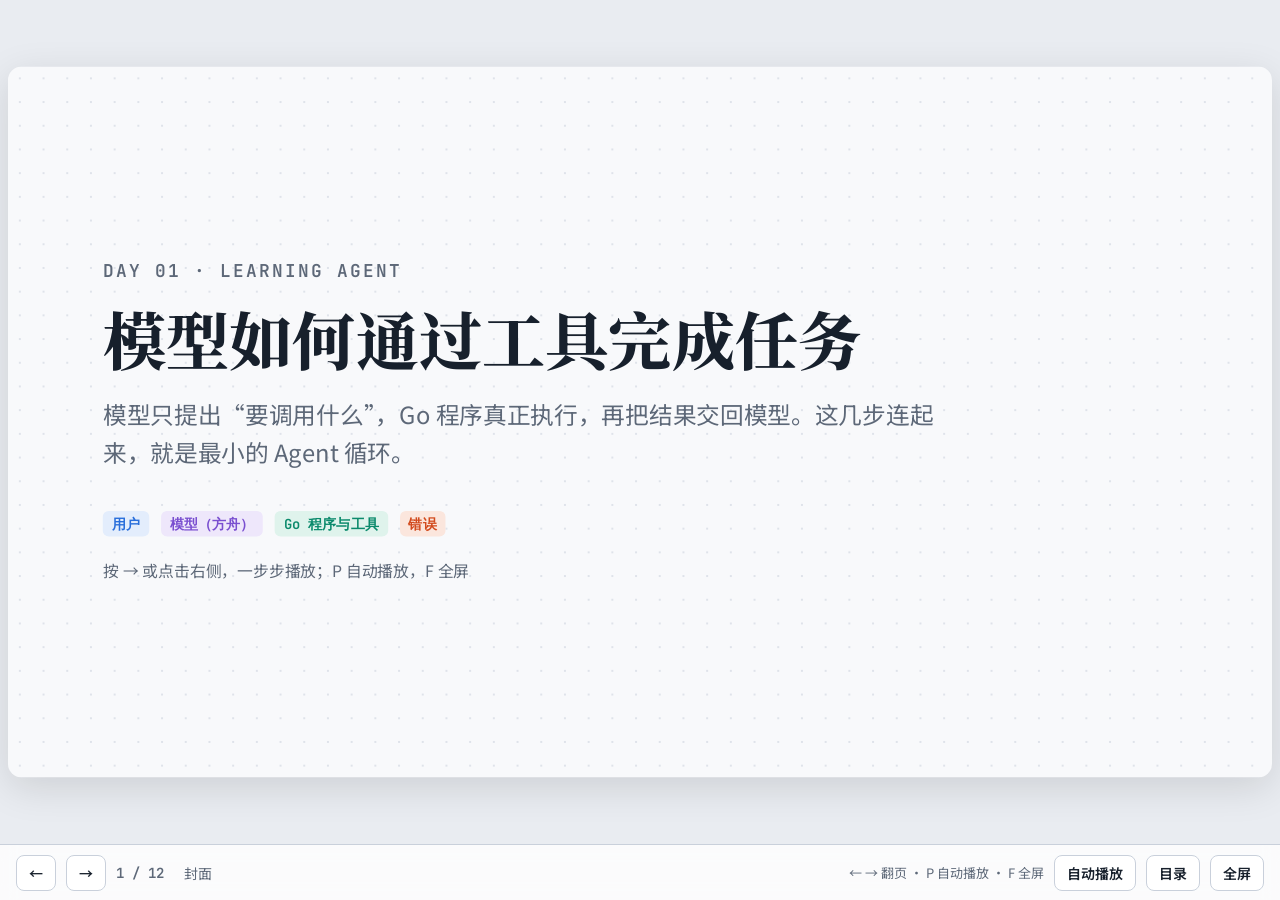
<file: docs/slides/day-01.html>
<!doctype html>
<html lang="zh-CN">
<head>
<meta charset="utf-8">
<meta name="viewport" content="width=device-width, initial-scale=1, viewport-fit=cover">
<title>Day 1 工具调用循环</title>
<link rel="preconnect" href="https://fonts.googleapis.com">
<link rel="preconnect" href="https://fonts.gstatic.com" crossorigin>
<link rel="stylesheet" href="https://fonts.googleapis.com/css2?family=JetBrains+Mono:wght@400;600&family=Noto+Sans+SC:wght@400;500;700&family=Noto+Serif+SC:wght@700;900&display=swap">
<link rel="stylesheet" href="deck.css">
</head>
<body>
<div class="progress"></div>
<main class="deck"><div class="stage">

<!-- 1 封面 -->
<section class="slide cover" data-title="封面">
  <p class="day">DAY 01 · LEARNING AGENT</p>
  <h1>模型如何通过工具完成任务</h1>
  <p class="lead">模型只提出“要调用什么”，Go 程序真正执行，再把结果交回模型。这几步连起来，就是最小的 Agent 循环。</p>
  <div class="legend">
    <span class="tag t-user">用户</span><span class="tag t-model">模型（方舟）</span><span class="tag t-go">Go 程序与工具</span><span class="tag t-err">错误</span>
  </div>
  <p class="muted small">按 → 或点击右侧，一步步播放；P 自动播放，F 全屏</p>
</section>

<!-- 2 一个问题走一遍 -->
<section class="slide" data-title="一个问题走一遍">
  <header class="hd"><span class="kicker">01 · 全景</span><h2>一个问题走一遍</h2></header>
  <div class="canvas">
    <div class="lane" style="left:150px"><span class="lane-head user">用户</span></div>
    <div class="lane" style="left:568px"><span class="lane-head model">模型</span></div>
    <div class="lane" style="left:986px"><span class="lane-head go">Go 程序</span></div>
    <svg class="wires" viewBox="0 0 1136 480">
      <defs>
        <marker id="d1a-u" viewBox="0 0 10 10" refX="9" refY="5" markerWidth="8" markerHeight="8" orient="auto"><path d="M0 0L10 5L0 10z" style="fill:var(--user)"/></marker>
        <marker id="d1a-m" viewBox="0 0 10 10" refX="9" refY="5" markerWidth="8" markerHeight="8" orient="auto"><path d="M0 0L10 5L0 10z" style="fill:var(--model)"/></marker>
        <marker id="d1a-g" viewBox="0 0 10 10" refX="9" refY="5" markerWidth="8" markerHeight="8" orient="auto"><path d="M0 0L10 5L0 10z" style="fill:var(--go)"/></marker>
      </defs>
      <path data-step="1" data-fx="draw" pathLength="1" d="M152 82 H562" style="stroke:var(--user);stroke-width:3;fill:none" marker-end="url(#d1a-u)"/>
      <path data-step="2" data-fx="draw" pathLength="1" d="M570 196 H980" style="stroke:var(--model);stroke-width:3;fill:none" marker-end="url(#d1a-m)"/>
      <path data-step="2" data-fx="draw" pathLength="1" d="M570 236 H980" style="stroke:var(--model);stroke-width:3;fill:none" marker-end="url(#d1a-m)"/>
      <path data-step="3" data-fx="draw" pathLength="1" d="M984 326 H576" style="stroke:var(--go);stroke-width:3;fill:none" marker-end="url(#d1a-g)"/>
      <path data-step="3" data-fx="draw" pathLength="1" d="M984 366 H576" style="stroke:var(--go);stroke-width:3;fill:none" marker-end="url(#d1a-g)"/>
      <path data-step="4" data-fx="draw" pathLength="1" d="M566 440 H158" style="stroke:var(--model);stroke-width:3;fill:none" marker-end="url(#d1a-m)"/>
    </svg>
    <div class="lbl user" data-step="1" style="left:160px;top:52px;width:400px">计算 floor(sqrt(1234×5678))，今天星期几？</div>
    <div class="node model" data-step="2" data-fx="pop" style="left:448px;top:112px;width:240px;height:52px;font-size:16px">判断：要计算，也要查时间</div>
    <div class="lbl model" data-step="2" style="left:580px;top:172px;width:400px">tool_call · calculator(expression)</div>
    <div class="lbl model" data-step="2" style="left:580px;top:212px;width:400px">tool_call · get_current_datetime()</div>
    <div class="node go" data-step="3" data-fx="pop" style="left:866px;top:256px;width:240px;height:44px;font-size:16px">真正执行两个函数</div>
    <div class="lbl go" data-step="3" style="left:580px;top:302px;width:400px">tool 结果 · {"result": 2647}</div>
    <div class="lbl go" data-step="3" style="left:580px;top:342px;width:400px">tool 结果 · 2026-10-03 星期六</div>
    <div class="lbl model" data-step="4" style="left:160px;top:410px;width:400px">回答：结果是 2647，今天星期六</div>
  </div>
  <div class="says">
    <p class="say" data-step="0" data-until="0">三个角色：用户提问，<b>模型</b>决定下一步，Go 程序负责真正执行。</p>
    <p class="say" data-step="1" data-until="1">问题连同工具定义，一起发给模型（第 1 次请求）。</p>
    <p class="say" data-step="2" data-until="2">模型没有算。它只返回两个<b>调用请求</b>：工具名 + 参数。</p>
    <p class="say" data-step="3" data-until="3">Go 真正执行函数，把<b>实际结果</b>作为 tool 消息交回模型（第 2 次请求）。</p>
    <p class="say" data-step="4">模型读到结果，组织成回答。一个问题，请求了模型两次。</p>
  </div>
</section>

<!-- 3 三样东西 -->
<section class="slide" data-title="工具定义、调用请求、执行结果">
  <header class="hd"><span class="kicker">02 · 协议</span><h2>三样不同的东西</h2></header>
  <div class="canvas">
    <div class="abs" data-step="1" data-fx="rise" style="left:0;top:0;width:360px">
      <p class="colhead"><span class="tag t-go">工具定义</span> 放在 tools 字段</p>
<div class="code">{
  "name": "calculator",
  "description": "计算数学表达式",
  "parameters": {
    "type": "object",
    "properties": {
      "expression":
        {"type": "string"}
    },
    "required": ["expression"]
  }
}</div>
      <p class="small muted" style="margin-top:10px">告诉模型：能做什么、参数长什么样</p>
    </div>
    <div class="abs" data-step="2" data-fx="rise" style="left:388px;top:0;width:360px">
      <p class="colhead"><span class="tag t-model">调用请求</span> 模型返回的 tool_calls</p>
<div class="code">{
  "id": <span class="mk" data-mark="4">"call_calc"</span>,
  "type": "function",
  "function": {
    "name": "calculator",
    "arguments":
      <span class="mk" data-mark="2">"{\"expression\":
       \"floor(sqrt(1234*5678))\"}"</span>
  }
}</div>
      <p class="small muted" style="margin-top:10px">告诉程序：这一次要做什么</p>
    </div>
    <div class="abs" data-step="3" data-fx="rise" style="left:776px;top:0;width:360px">
      <p class="colhead"><span class="tag t-go">执行结果</span> role 为 tool 的消息</p>
<div class="code">{
  "role": "tool",
  "tool_call_id": <span class="mk" data-mark="4">"call_calc"</span>,
  "content":
    "{\"result\":2647}"
}</div>
      <p class="small muted" style="margin-top:10px">告诉模型：实际发生了什么</p>
      <div class="card" data-step="3" style="margin-top:18px;border-color:var(--err)"><p class="small">失败时写回错误信息。结果必须来自真实执行，不能让模型的猜测冒充结果。</p></div>
    </div>
  </div>
  <div class="says">
    <p class="say" data-step="0" data-until="0">工具调用里有三样东西，名字相近，作用完全不同。</p>
    <p class="say" data-step="1" data-until="1"><b>工具定义</b>只描述名字、用途和参数结构，里面没有任何实现代码。</p>
    <p class="say" data-step="2" data-until="2"><b>调用请求</b>是模型这一次的决定。注意 arguments 是“装着 JSON 的字符串”。</p>
    <p class="say" data-step="3" data-until="3"><b>执行结果</b>是 Go 实际执行后写回的 tool 消息。</p>
    <p class="say" data-step="4">请求和结果靠同一个 id 对应。下一页会看到，不能用工具名代替 id。</p>
  </div>
</section>

<!-- 4 arguments 解析两次 -->
<section class="slide" data-title="arguments 要解析两次">
  <header class="hd"><span class="kicker">03 · 参数</span><h2>arguments 要解析两次</h2></header>
  <div class="canvas">
    <svg class="wires" viewBox="0 0 1136 480">
      <defs><marker id="d1b" viewBox="0 0 10 10" refX="9" refY="5" markerWidth="8" markerHeight="8" orient="auto"><path d="M0 0L10 5L0 10z" style="fill:var(--muted)"/></marker></defs>
      <path data-step="1" data-fx="draw" pathLength="1" d="M240 60 H292" style="stroke:var(--muted);stroke-width:2.5;fill:none" marker-end="url(#d1b)"/>
      <path data-step="2" data-fx="draw" pathLength="1" d="M540 60 H592" style="stroke:var(--muted);stroke-width:2.5;fill:none" marker-end="url(#d1b)"/>
      <path data-step="3" data-fx="draw" pathLength="1" d="M840 60 H892" style="stroke:var(--muted);stroke-width:2.5;fill:none" marker-end="url(#d1b)"/>
    </svg>
    <div class="node" style="left:0;top:20px;width:236px;height:84px">API 响应<br><span class="small muted">一整段 JSON</span></div>
    <div class="node model" data-step="1" data-fx="pop" style="left:300px;top:20px;width:236px;height:84px">tool_calls[0]<br><span class="small muted">第一次解码得到</span></div>
    <div class="node warn" data-step="2" data-fx="pop" style="left:600px;top:20px;width:236px;height:84px">Arguments<br><span class="small">仍然是 string</span></div>
    <div class="node go" data-step="3" data-fx="pop" style="left:900px;top:20px;width:236px;height:84px">args.Expression<br><span class="small muted">第二次 Unmarshal</span></div>
<div class="code abs" data-step="3" data-fx="rise" style="left:0;top:150px;width:660px">var args struct {
    Expression string `json:"expression"`
}
err := json.Unmarshal([]byte(call.Function.Arguments), &amp;args)
<span class="c">// 检查 err，再把 args.Expression 交给 calculate</span></div>
    <div class="card abs" data-step="4" data-fx="rise" style="left:700px;top:150px;width:436px;border-color:var(--err)">
      <h3 style="color:var(--err)">解析失败怎么办</h3>
      <p>不执行工具，把“参数不是有效 JSON”或“缺少 expression”作为结果交回模型。模型下一轮可以修正参数。</p>
    </div>
  </div>
  <div class="says">
    <p class="say" data-step="0" data-until="0">模型给的参数，要经过两层解析才能变成 Go 能用的值。</p>
    <p class="say" data-step="1" data-until="1">第一层：解码整个 API 响应，拿到 tool_calls 列表。</p>
    <p class="say" data-step="2" data-until="2">这时 arguments 还只是一个字符串，Go 还不能直接用。</p>
    <p class="say" data-step="3" data-until="3">第二层：把这个字符串再 Unmarshal 成结构体，见 internal/agent/dispatch.go 的 runTool。</p>
    <p class="say" data-step="4">参数可能写错。错误也是一种结果，要回到模型手里。</p>
  </div>
</section>

<!-- 5 请求里装了什么 -->
<section class="slide" data-title="请求里装了什么">
  <header class="hd"><span class="kicker">04 · 请求</span><h2>一次请求里装了什么</h2></header>
  <div class="canvas">
<div class="code abs" style="left:0;top:0;width:560px;font-size:16px">POST /chat/completions
{
  "model": "（方舟模型）",
  "messages": [
    <span class="mk" data-mark="1">{"role": "system",
     "content": "你是一个工具助手，按需使用
       工具帮助用户，并用中文回答。"}</span>,
    {"role": "user", "content": "…"}
  ],
  <span class="mk" data-mark="2">"tools": [calculator,
            get_current_datetime,
            search_notes]</span>,
  "parallel_tool_calls": true
}</div>
    <div class="card abs" data-step="1" data-fx="rise" style="left:600px;top:0;width:536px">
      <h3>system prompt 只有一句</h3>
      <p>不再要求模型输出 Thought、Action 这类文本前缀。调用协议交给 API 字段表达。</p>
    </div>
    <div class="card abs" data-step="2" data-fx="rise" style="left:600px;top:130px;width:536px">
      <h3>工具说明放在 tools</h3>
      <p>模型需要工具时，通过 tool_calls 返回结构化请求；普通回答放在 content 里。</p>
    </div>
    <div class="abs" data-step="3" data-fx="rise" style="left:600px;top:262px;width:536px;display:grid;grid-template-columns:1fr 1fr;gap:12px">
      <div class="card" style="border-color:var(--err)"><p class="small"><b>只有 prompt，没有 tools</b><br>模型不知道本地有哪些函数</p></div>
      <div class="card" style="border-color:var(--err)"><p class="small"><b>只有 tools，没有执行器</b><br>模型只能提出请求，没人执行</p></div>
    </div>
    <div class="card abs" data-step="4" data-fx="pop" style="left:600px;top:388px;width:536px;border-color:var(--go)">
      <p><b>定义 + 执行器 + 结果回流</b>，三者缺一不可。</p>
    </div>
  </div>
  <div class="says">
    <p class="say" data-step="0" data-until="0">internal/llm/llm.go 的 callModel 每次都发送这样一个请求体。</p>
    <p class="say" data-step="1" data-until="1">提示词很短，因为“怎么调用工具”不靠文字约定。</p>
    <p class="say" data-step="2" data-until="2">工具清单单独放在 <b>tools</b> 字段，每次请求都带上。</p>
    <p class="say" data-step="3" data-until="3">两种残缺的情况，都走不通。</p>
    <p class="say" data-step="4">这三样连起来，模型才真正“用上了”工具。</p>
  </div>
</section>

<!-- 6 消息历史逐步增长 -->
<section class="slide" data-title="消息历史逐步增长">
  <header class="hd"><span class="kicker">05 · 历史</span><h2>消息历史是下一轮的依据</h2></header>
  <div class="canvas">
    <div class="abs" style="left:0;top:0;width:360px">
      <p class="colhead">第 1 次请求</p>
      <div class="stack">
        <div class="msg sys"><span class="r">system</span>工具助手</div>
        <div class="msg user"><span class="r">user</span>查循环职责，再 ×25</div>
      </div>
    </div>
    <div class="abs" data-step="2" style="left:388px;top:0;width:360px">
      <p class="colhead">第 2 次请求</p>
      <div class="stack">
        <div class="msg sys old"><span class="r">system</span>工具助手</div>
        <div class="msg user old"><span class="r">user</span>查循环职责，再 ×25</div>
        <div class="msg asst" data-step="2" data-fx="fly" style="--fx:-60px"><span class="r">assistant</span>tool_calls: search_notes</div>
        <div class="msg tool" data-step="3" data-fx="fly" style="--fx:-60px"><span class="r">tool</span>找到 4 项职责</div>
      </div>
    </div>
    <div class="abs" data-step="4" style="left:776px;top:0;width:360px">
      <p class="colhead">第 3 次请求</p>
      <div class="stack">
        <div class="msg sys old"><span class="r">system</span>工具助手</div>
        <div class="msg user old"><span class="r">user</span>查循环职责，再 ×25</div>
        <div class="msg asst old"><span class="r">assistant</span>tool_calls: search_notes</div>
        <div class="msg tool old"><span class="r">tool</span>找到 4 项职责</div>
        <div class="msg asst" data-step="4" data-fx="fly" style="--fx:-60px"><span class="r">assistant</span>tool_calls: calculator(4*25)</div>
        <div class="msg tool" data-step="5" data-fx="fly" style="--fx:-60px"><span class="r">tool</span>{"result": 100}</div>
      </div>
      <div class="card" data-step="6" data-fx="pop" style="margin-top:14px;border-color:var(--model)"><p class="small"><b style="color:var(--model)">assistant：</b>循环职责有 4 项，乘以 25 是 100。没有新的调用，结束。</p></div>
    </div>
<div class="code abs" data-step="3" data-fx="rise" style="left:0;top:150px;width:360px;font-size:14px"><span class="c">// 存模型的请求（连同 usage）</span>
conversation.RecordReply(response)
<span class="c">// 存程序的结果</span>
conversation.Append(Message{
    Role:       "tool",
    ToolCallID: observation.ID,
    Content:    string(data),
})</div>
  </div>
  <div class="says">
    <p class="say" data-step="0" data-until="0">例子：先查学习笔记里的循环职责，再把职责数量乘以 25。</p>
    <p class="say" data-step="1" data-until="1">第 1 次请求只有 system 和用户问题。模型不知道答案，需要先查。</p>
    <p class="say" data-step="2" data-until="2">模型要求查笔记。程序先把这条 <b>assistant</b> 消息原样存进历史……</p>
    <p class="say" data-step="3" data-until="3">……再把执行结果作为 <b>tool</b> 消息存进去。两处追加缺一不可。</p>
    <p class="say" data-step="4" data-until="4">第 2 次请求带着前面全部 4 条。模型看到“4 项”，才能发起 4×25。</p>
    <p class="say" data-step="5" data-until="5">计算结果同样写回历史。</p>
    <p class="say" data-step="6">第 3 次请求，模型直接回答。注意：每次请求都把完整历史重发一遍。</p>
  </div>
</section>

<!-- 7 tool_call_id -->
<section class="slide" data-title="用 id 对应结果">
  <header class="hd"><span class="kicker">06 · 对应</span><h2>为什么必须用 tool_call_id</h2></header>
  <div class="canvas">
    <p class="colhead abs" style="left:0;top:0">模型同一轮提出</p>
    <div class="msg asst abs" style="left:0;top:34px;width:300px"><span class="r">call_a</span>calculator(2+3)</div>
    <div class="msg asst abs" style="left:0;top:84px;width:300px"><span class="r">call_b</span>calculator(10*10)</div>
    <p class="colhead abs" data-step="1" style="left:360px;top:0">Go 并行执行（完成先后不定）</p>
    <div class="abs" data-step="1" style="left:360px;top:44px;width:380px;height:22px;background:var(--line);border-radius:6px"></div>
    <div class="abs" data-step="1" data-fx="grow" style="left:360px;top:44px;width:380px;height:22px;background:var(--go);border-radius:6px;transition-duration:1.8s"></div>
    <div class="abs" data-step="1" style="left:360px;top:94px;width:380px;height:22px;background:var(--line);border-radius:6px"></div>
    <div class="abs" data-step="1" data-fx="grow" style="left:360px;top:94px;width:180px;height:22px;background:var(--go);border-radius:6px"></div>
    <div class="lbl go" data-step="1" style="left:550px;top:96px">先完成</div>
    <p class="colhead abs" data-step="2" style="left:800px;top:0">results 数组（按调用顺序）</p>
    <div class="msg tool abs" data-step="2" data-fx="fly" style="--fx:-120px;left:800px;top:34px;width:336px"><span class="r">results[0]</span>call_a → 5</div>
    <div class="msg tool abs" data-step="2" data-fx="fly" style="--fx:-120px;left:800px;top:84px;width:336px"><span class="r">results[1]</span>call_b → 100</div>
    <p class="colhead abs" data-step="3" style="left:0;top:180px">写回历史的 tool 消息</p>
    <div class="msg tool abs" data-step="3" data-fx="rise" style="left:0;top:214px;width:560px"><span class="r">tool</span>tool_call_id: <b class="mk" data-mark="3">call_a</b>　content: 5</div>
    <div class="msg tool abs" data-step="3" data-fx="rise" style="left:0;top:264px;width:560px"><span class="r">tool</span>tool_call_id: <b class="mk" data-mark="3">call_b</b>　content: 100</div>
    <div class="card abs" data-step="4" data-fx="pop" style="left:600px;top:200px;width:536px;border-color:var(--err)">
      <h3 style="color:var(--err)">只靠工具名会怎样</h3>
      <p>两次调用都叫 calculator。如果按名字或完成先后对应，5 和 100 可能被配错，模型会拿错误的数字继续推理。</p>
    </div>
  </div>
  <div class="says">
    <p class="say" data-step="0" data-until="0">同一轮里，模型对同一个工具提出两次调用。</p>
    <p class="say" data-step="1" data-until="1">并行执行时，后提出的 call_b 可能先完成。</p>
    <p class="say" data-step="2" data-until="2">每个 goroutine 只写自己的 results[i]，结果顺序与调用顺序一致，不受完成先后影响。</p>
    <p class="say" data-step="3" data-until="3">写回历史时，每条 tool 消息带上原调用的 <b>id</b>。</p>
    <p class="say" data-step="4">id 标识的是“某一次调用”，不是“某个工具”。</p>
  </div>
</section>

<!-- 8 循环的四项职责 -->
<section class="slide" data-title="循环的四项职责">
  <header class="hd"><span class="kicker">07 · 循环</span><h2>loop 比一次 API 调用多做了什么</h2></header>
  <div class="canvas">
    <svg class="wires" viewBox="0 0 1136 480">
      <defs><marker id="d1c" viewBox="0 0 10 10" refX="9" refY="5" markerWidth="8" markerHeight="8" orient="auto"><path d="M0 0L10 5L0 10z" style="fill:var(--model)"/></marker></defs>
      <circle cx="300" cy="230" r="170" style="fill:none;stroke:var(--line);stroke-width:2;stroke-dasharray:6 8"/>
      <path data-step="2" data-fx="draw" pathLength="1" d="M410 100 A170 170 0 0 1 468 196" style="stroke:var(--model);stroke-width:3;fill:none" marker-end="url(#d1c)"/>
      <path data-step="3" data-fx="draw" pathLength="1" d="M462 290 A170 170 0 0 1 380 382" style="stroke:var(--model);stroke-width:3;fill:none" marker-end="url(#d1c)"/>
      <path data-step="4" data-fx="draw" pathLength="1" d="M210 380 A170 170 0 0 1 134 280" style="stroke:var(--model);stroke-width:3;fill:none" marker-end="url(#d1c)"/>
      <path data-step="4" data-fx="draw" pathLength="1" d="M140 170 A170 170 0 0 1 200 92" style="stroke:var(--model);stroke-width:3;fill:none" marker-end="url(#d1c)"/>
    </svg>
    <div class="node model" data-step="1" data-fx="pop" style="left:200px;top:30px;width:200px;height:70px">请求模型<br><span class="small">解析输出</span></div>
    <div class="node go" data-step="2" data-fx="pop" style="left:400px;top:196px;width:200px;height:70px">调度工具<br><span class="small">并行执行</span></div>
    <div class="node go" data-step="3" data-fx="pop" style="left:200px;top:366px;width:200px;height:70px">维护历史<br><span class="small">写回 tool 结果</span></div>
    <div class="node warn" data-step="4" data-fx="pop" style="left:0;top:196px;width:200px;height:70px">判断终止<br><span class="small">还有调用吗？</span></div>
    <div class="lbl go" data-step="5" style="left:0;top:276px;width:200px">无调用且有回答 → 结束</div>
<div class="code abs" data-step="1" data-fx="rise" style="left:660px;top:20px;width:476px;font-size:14.5px"><span class="c">// runAgent 主线（简化，略去 Day 2/3 的护栏）</span>
for step := 1; step &lt;= maxSteps; step++ {
    reply := <span class="k">请求模型</span>(历史)
    历史 = append(历史, reply)
    if len(reply.ToolCalls) == 0 {
        return <span class="c">// 回答并结束</span>
    }
    results := <span class="s">executeBatch</span>(reply.ToolCalls)
    历史 = append(历史, tool 结果...)
}</div>
    <div class="card abs" data-step="5" data-fx="rise" style="left:660px;top:300px;width:476px">
      <p class="small">结束只表示模型这一轮不再行动，<b>不自动证明回答正确</b>。还要对照实际工具结果理解答案。</p>
    </div>
  </div>
  <div class="says">
    <p class="say" data-step="0" data-until="0">一次 API 调用只拿到当前响应。loop 让模型能根据新信息继续行动。</p>
    <p class="say" data-step="1" data-until="1">职责一：请求模型，并解析它返回的内容和调用请求。</p>
    <p class="say" data-step="2" data-until="2">职责二：调度工具，独立的调用可以同时执行。</p>
    <p class="say" data-step="3" data-until="3">职责三：维护消息历史，让下一轮看得到发生了什么。</p>
    <p class="say" data-step="4" data-until="4">职责四：判断是否终止。有调用就继续绕圈。</p>
    <p class="say" data-step="5">没有调用、并且有正常回答时，循环结束。</p>
  </div>
</section>

<!-- 9 并行发生在哪一层 -->
<section class="slide" data-title="并行发生在哪一层">
  <header class="hd"><span class="kicker">08 · 并行</span><h2>三个数量，别混在一起</h2></header>
  <div class="canvas">
    <div class="abs" data-step="1" data-fx="rise" style="left:0;top:0;width:1136px;display:grid;grid-template-columns:repeat(3,1fr);gap:20px">
      <div class="card"><p class="big" style="color:var(--muted)">3</p><p>种工具可用<br><span class="small muted">加载：准备名字、描述、schema 和处理函数</span></p></div>
      <div class="card" style="border-color:var(--model)"><p class="big" style="color:var(--model)">2</p><p>次调用由模型本轮提出<br><span class="small muted">批次：同一轮的 tool_calls</span></p></div>
      <div class="card" style="border-color:var(--go)"><p class="big" style="color:var(--go)">4</p><p>个执行名额 -parallel<br><span class="small muted">并发：Go 同时执行几项</span></p></div>
    </div>
    <p class="colhead abs" data-step="2" style="left:0;top:224px">串行：一个接一个</p>
    <div class="abs" data-step="2" data-fx="grow" style="left:150px;top:220px;width:240px;height:30px;background:var(--go);border-radius:6px;transition-duration:.8s"></div>
    <div class="abs" data-step="2" data-fx="grow" style="left:390px;top:220px;width:360px;height:30px;background:var(--go-soft);border:2px solid var(--go);border-radius:6px;transition-delay:.6s;transition-duration:1s"></div>
    <div class="lbl" data-step="2" style="left:760px;top:226px">≈ 5 秒</div>
    <p class="colhead abs" data-step="3" style="left:0;top:294px">并行：同时开始</p>
    <div class="abs" data-step="3" data-fx="grow" style="left:150px;top:282px;width:240px;height:30px;background:var(--go);border-radius:6px"></div>
    <div class="abs" data-step="3" data-fx="grow" style="left:150px;top:318px;width:360px;height:30px;background:var(--go-soft);border:2px solid var(--go);border-radius:6px"></div>
    <div class="lbl" data-step="3" style="left:520px;top:324px">≈ 3 秒</div>
    <div class="abs muted small" data-step="2" style="left:150px;top:370px;width:720px;display:flex;justify-content:space-between;font-family:var(--font-mono)"><span>0s</span><span>1s</span><span>2s</span><span>3s</span><span>4s</span><span>5s</span><span>6s</span></div>
    <div class="card abs" data-step="4" data-fx="rise" style="left:900px;top:220px;width:236px;border-color:var(--model)">
      <p class="small">批量调用<b>减少模型往返</b>；并行执行<b>减少工具等待</b>。真正的并行来自 Go 执行器。</p>
    </div>
  </div>
  <div class="says">
    <p class="say" data-step="0" data-until="0">“并行”这个词，经常把三件事说成一件。</p>
    <p class="say" data-step="1" data-until="1">可用的工具、本轮提出的调用、同时执行的名额，是三个不同的数。</p>
    <p class="say" data-step="2" data-until="2">两个独立工具分别耗时 2 秒和 3 秒。串行执行约 5 秒。</p>
    <p class="say" data-step="3" data-until="3">并行执行约 3 秒，由最慢的那个决定。</p>
    <p class="say" data-step="4">本项目的本地工具很快，重点是看清流程，而不是省下的时间。</p>
  </div>
</section>

<!-- 10 executeBatch -->
<section class="slide" data-title="executeBatch 内部">
  <header class="hd"><span class="kicker">09 · 并发</span><h2>executeBatch：名额、结果槽、等待</h2></header>
  <div class="canvas">
    <p class="colhead abs" style="left:0;top:0">每个调用一个 goroutine</p>
    <div class="msg asst abs dim" data-mark="2" style="left:0;top:34px;width:220px"><span class="r">go #0</span>calculator</div>
    <div class="msg asst abs dim" data-mark="2" style="left:0;top:80px;width:220px"><span class="r">go #1</span>datetime</div>
    <div class="msg asst abs dim" data-mark="3" style="left:0;top:126px;width:220px"><span class="r">go #2</span>search_notes</div>
    <div class="msg asst abs dim" data-mark="3" style="left:0;top:172px;width:220px"><span class="r">go #3</span>calculator</div>

    <p class="colhead abs" data-step="1" style="left:300px;top:0">slots：容量 2 的 channel（-parallel 2）</p>
    <div class="abs card" data-step="1" style="left:300px;top:34px;width:340px;height:184px;display:grid;grid-template-rows:1fr 1fr;gap:10px;padding:12px">
      <div style="border:2px dashed var(--line);border-radius:8px"></div>
      <div style="border:2px dashed var(--line);border-radius:8px"></div>
    </div>
    <div class="msg asst abs" data-step="2" data-until="2" data-fx="fly" style="--fx:-300px;left:316px;top:56px;width:308px"><span class="r">go #0</span>执行中…</div>
    <div class="msg asst abs" data-step="2" data-until="2" data-fx="fly" style="--fx:-300px;left:316px;top:150px;width:308px"><span class="r">go #1</span>执行中…</div>
    <div class="msg asst abs" data-step="3" data-until="3" data-fx="fly" style="--fx:-300px;left:316px;top:56px;width:308px"><span class="r">go #2</span>执行中…</div>
    <div class="msg asst abs" data-step="3" data-until="3" data-fx="fly" style="--fx:-300px;left:316px;top:150px;width:308px"><span class="r">go #3</span>执行中…</div>

    <p class="colhead abs" data-step="1" style="left:720px;top:0">results：每项只写自己的格子</p>
    <div class="abs" data-step="1" style="left:720px;top:34px;width:416px" >
      <div class="stack">
        <div class="msg tool"><span class="r">[0]</span><span data-step="2" data-fx="fly" style="--fx:-80px">2647</span></div>
        <div class="msg tool"><span class="r">[1]</span><span data-step="2" data-fx="fly" style="--fx:-80px">2026-10-03 星期六</span></div>
        <div class="msg tool"><span class="r">[2]</span><span data-step="3" data-fx="fly" style="--fx:-80px">笔记 4 条</span></div>
        <div class="msg tool"><span class="r">[3]</span><span data-step="3" data-fx="fly" style="--fx:-80px">100</span></div>
      </div>
    </div>
    <div class="card abs" data-step="4" data-fx="rise" style="left:0;top:270px;width:540px;border-color:var(--warn)">
      <h3>WaitGroup：<span class="num" data-step="4">4 → 0</span></h3>
      <p class="small">wg.Wait() 等整批都结束，主循环才继续。</p>
    </div>
    <div class="card abs" data-step="5" data-fx="rise" style="left:580px;top:270px;width:556px;border-color:var(--go)">
      <h3 style="color:var(--go)">主循环统一写回历史</h3>
      <p class="small">按 results 顺序追加 4 条 tool 消息。goroutine 从不直接改历史，避免并发写冲突。</p>
    </div>
  </div>
  <div class="says">
    <p class="say" data-step="0" data-until="0">模型一轮提出 4 个调用，每个调用启动一个 goroutine。</p>
    <p class="say" data-step="1" data-until="1">有缓冲的 channel 当作执行名额，容量就是 -parallel。</p>
    <p class="say" data-step="2" data-until="2">两个 goroutine 拿到名额先执行，结果写进各自的 results[i]。</p>
    <p class="say" data-step="3" data-until="3">有名额释放，等待的 goroutine 接着执行。名额为 1 时也不保证按数组顺序。</p>
    <p class="say" data-step="4" data-until="4">WaitGroup 计数归零，说明整批结束。</p>
    <p class="say" data-step="5">最后由主循环一次性写回历史，见 internal/agent/react.go 的 ExecuteBatch。</p>
  </div>
</section>

<!-- 11 依赖 vs 独立 -->
<section class="slide" data-title="哪些调用可以并行">
  <header class="hd"><span class="kicker">10 · 依赖</span><h2>哪些调用可以放进同一批</h2></header>
  <div class="canvas">
    <div class="card abs" data-step="1" data-fx="rise" style="left:0;top:0;width:548px;border-color:var(--go)">
      <h3 style="color:var(--go)">互不依赖：同一轮，一起执行</h3>
      <p>“计算 floor(sqrt(1234×5678))，并查询今天星期几”</p>
      <div class="stack" style="margin-top:14px">
        <div class="msg asst"><span class="r">第 1 轮</span>calculator　+　get_current_datetime</div>
        <div class="msg asst"><span class="r">第 2 轮</span>直接回答</div>
      </div>
    </div>
    <div class="card abs" data-step="2" data-fx="rise" style="left:588px;top:0;width:548px;border-color:var(--warn)">
      <h3 style="color:var(--warn)">有依赖：必须分轮</h3>
      <p>“先查笔记里的职责数量，再乘以 25”</p>
      <div class="stack" style="margin-top:14px">
        <div class="msg asst"><span class="r">第 1 轮</span>search_notes → 得到 4</div>
        <div class="msg asst"><span class="r">第 2 轮</span>calculator(4*25) → 100</div>
        <div class="msg asst"><span class="r">第 3 轮</span>回答</div>
      </div>
    </div>
    <div class="card abs" data-step="3" data-fx="rise" style="left:0;top:300px;width:1136px">
      <p>后一个调用的<b>参数</b>或<b>执行效果</b>依赖前一个时，不能放进同一批。把 -parallel 设为 1 也不能代替这种先后关系，因为名额为 1 时执行顺序同样不保证。</p>
    </div>
  </div>
  <div class="says">
    <p class="say" data-step="0" data-until="0">模型同一轮提出几个调用，取决于它判断这些调用是否互相依赖。</p>
    <p class="say" data-step="1" data-until="1">计算和查日期互不影响，可以同轮提出、同时执行。</p>
    <p class="say" data-step="2" data-until="2">“乘以多少”要等查询结果出来才知道，只能分成多轮。</p>
    <p class="say" data-step="3">真正需要先后顺序的任务，靠分轮决策，而不是靠调低并发数。</p>
  </div>
</section>

<!-- 12 复述 -->
<section class="slide" data-title="用自己的话复述">
  <header class="hd"><span class="kicker">11 · 自测</span><h2>用自己的话复述</h2></header>
  <div class="canvas" style="display:grid;grid-template-columns:1fr 1fr;gap:18px;align-content:start">
    <div class="card"><h3>模型返回 calculator 请求后，谁真正计算？</h3><p data-step="1">Go 的工具函数。模型只提供名字和参数。</p></div>
    <div class="card"><h3>为什么下一轮要保存 assistant 和 tool 两种消息？</h3><p data-step="2">前者记录请求，后者记录结果，两者用 id 关联。</p></div>
    <div class="card"><h3>工具结果只打印到终端会怎样？</h3><p data-step="3">下一次请求里没有它，模型无法据此继续判断。</p></div>
    <div class="card"><h3>为什么两次工具调用不一定能并行？</h3><p data-step="4">后一次的参数或执行效果，可能依赖前一次的结果。</p></div>
  </div>
  <div class="says">
    <p class="say" data-step="0" data-until="0">先自己回答，再按 → 看参考答案。</p>
    <p class="say" data-step="1" data-until="3">对照代码：internal/agent 下 dispatch.go 的 runTool，react.go 的 Run 和 ExecuteBatch。</p>
    <p class="say" data-step="4">下一课：循环失控、工具失败、原地打转时，怎样让它停下来。</p>
  </div>
</section>

</div></main>

<nav class="bar" aria-label="翻页">
  <button type="button" data-act="prev" aria-label="上一步">←</button>
  <button type="button" data-act="next" aria-label="下一步">→</button>
  <span class="where"></span>
  <span class="dots"></span>
  <span class="title"></span>
  <span class="hint">← → 翻页 · P 自动播放 · F 全屏</span>
  <button type="button" data-act="play" aria-pressed="false">自动播放</button>
  <button type="button" data-act="toc" aria-pressed="false">目录</button>
  <button type="button" data-act="full">全屏</button>
</nav>
<div class="toc" hidden></div>
<script src="deck.js"></script>
</body>
</html>
</file>
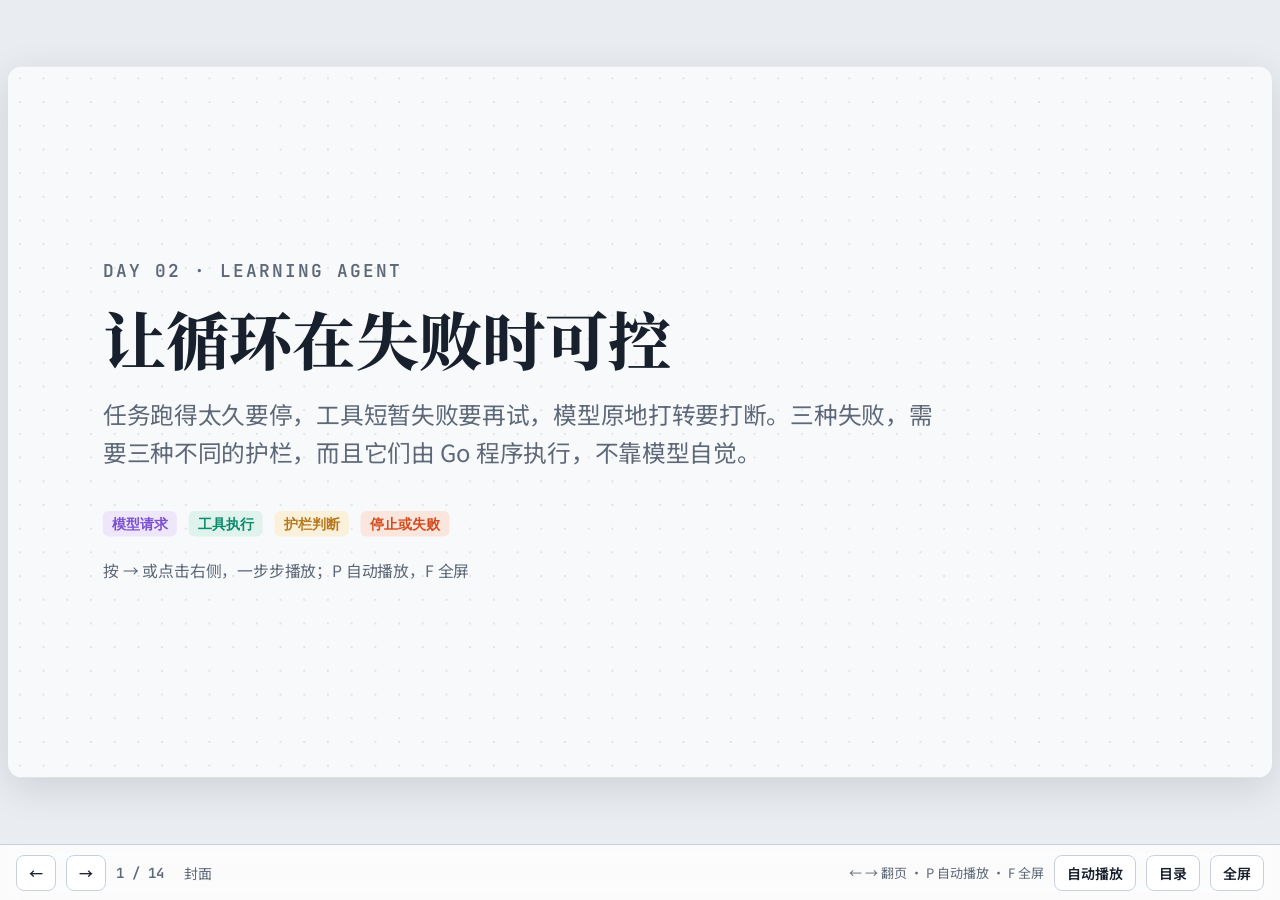
<file: docs/slides/day-02.html>
<!doctype html>
<html lang="zh-CN">
<head>
<meta charset="utf-8">
<meta name="viewport" content="width=device-width, initial-scale=1, viewport-fit=cover">
<title>Day 2 循环护栏</title>
<link rel="preconnect" href="https://fonts.googleapis.com">
<link rel="preconnect" href="https://fonts.gstatic.com" crossorigin>
<link rel="stylesheet" href="https://fonts.googleapis.com/css2?family=JetBrains+Mono:wght@400;600&family=Noto+Sans+SC:wght@400;500;700&family=Noto+Serif+SC:wght@700;900&display=swap">
<link rel="stylesheet" href="deck.css">
<style>
  .ring { position: absolute; border: 3px solid var(--warn); border-radius: 16px; box-shadow: 0 0 0 6px var(--warn-soft); }
  .cell { width: 44px; height: 44px; border-radius: 8px; border: 2px solid var(--line); background: var(--card); display: grid; place-items: center; font: 600 14px/1 var(--font-mono); color: var(--muted); }
  .cell.fill, .cell.marked { background: var(--model); border-color: var(--model); color: var(--stage); }
  .cell { transition: background-color .3s ease, border-color .3s ease, color .3s ease; }
</style>
</head>
<body>
<div class="progress"></div>
<main class="deck"><div class="stage">

<!-- 1 封面 -->
<section class="slide cover" data-title="封面">
  <p class="day">DAY 02 · LEARNING AGENT</p>
  <h1>让循环在失败时可控</h1>
  <p class="lead">任务跑得太久要停，工具短暂失败要再试，模型原地打转要打断。三种失败，需要三种不同的护栏，而且它们由 Go 程序执行，不靠模型自觉。</p>
  <div class="legend">
    <span class="tag t-model">模型请求</span><span class="tag t-go">工具执行</span><span class="tag t-warn">护栏判断</span><span class="tag t-err">停止或失败</span>
  </div>
  <p class="muted small">按 → 或点击右侧，一步步播放；P 自动播放，F 全屏</p>
</section>

<!-- 2 三种失败三种护栏 -->
<section class="slide" data-title="三种失败，三种护栏">
  <header class="hd"><span class="kicker">01 · 总览</span><h2>三种失败，三种护栏</h2></header>
  <div class="canvas" style="display:grid;grid-template-columns:repeat(3,1fr);gap:20px;align-content:start">
    <div class="card" data-step="1" data-fx="rise" style="border-top:6px solid var(--model)">
      <p class="small muted">一直行动，迟迟不结束</p>
      <h3 style="margin-top:8px">max_steps 请求预算</h3>
      <p class="big" style="color:var(--model);margin:14px 0">10</p>
      <p class="small">默认最多 10 次模型请求。用完就停，返回已经做了什么。</p>
    </div>
    <div class="card" data-step="2" data-fx="rise" style="border-top:6px solid var(--go)">
      <p class="small muted">当前这次工具调用失败</p>
      <h3 style="margin-top:8px">有限重试 + 指数退避</h3>
      <p class="big" style="color:var(--go);margin:14px 0">2 次</p>
      <p class="small">首次失败后最多再试 2 次，依次等 200ms、400ms。仍失败就把错误交回模型。</p>
    </div>
    <div class="card" data-step="3" data-fx="rise" style="border-top:6px solid var(--warn)">
      <p class="small muted">连续提出相同的动作</p>
      <h3 style="margin-top:8px">重复动作熔断</h3>
      <p class="big" style="color:var(--warn);margin:14px 0">第 3 次</p>
      <p class="small">同一工具、同一参数连续第三次出现时拦下，不再执行。</p>
    </div>
  </div>
  <div class="says">
    <p class="say" data-step="0" data-until="0">任务没完成，可能有三种原因。只加一个停止条件，处理不好所有情况。</p>
    <p class="say" data-step="1" data-until="1">第一种：步骤太多或走错路。用<b>请求预算</b>兜底。</p>
    <p class="say" data-step="2" data-until="2">第二种：工具暂时不可用。在执行层<b>有限重试</b>，不打扰模型。</p>
    <p class="say" data-step="3">第三种：工具正常，但模型原地打转。<b>熔断</b>盯的是模型的决策。</p>
  </div>
</section>

<!-- 3 护栏流程 -->
<section class="slide" data-title="护栏在循环里的位置">
  <header class="hd"><span class="kicker">02 · 流程</span><h2>护栏在循环里的位置</h2></header>
  <div class="canvas">
    <svg class="wires" viewBox="0 0 1136 480">
      <defs>
        <marker id="d2a" viewBox="0 0 10 10" refX="9" refY="5" markerWidth="7" markerHeight="7" orient="auto"><path d="M0 0L10 5L0 10z" style="fill:var(--muted)"/></marker>
        <marker id="d2e" viewBox="0 0 10 10" refX="9" refY="5" markerWidth="7" markerHeight="7" orient="auto"><path d="M0 0L10 5L0 10z" style="fill:var(--err)"/></marker>
        <marker id="d2g" viewBox="0 0 10 10" refX="9" refY="5" markerWidth="7" markerHeight="7" orient="auto"><path d="M0 0L10 5L0 10z" style="fill:var(--go)"/></marker>
      </defs>
      <g style="stroke:var(--muted);stroke-width:2.5;fill:none">
        <path data-step="1" data-fx="draw" pathLength="1" d="M190 187 H234" marker-end="url(#d2a)"/>
        <path data-step="2" data-fx="draw" pathLength="1" d="M430 187 H474" marker-end="url(#d2a)"/>
        <path data-step="3" data-fx="draw" pathLength="1" d="M670 187 H714" marker-end="url(#d2a)"/>
        <path data-step="4" data-fx="draw" pathLength="1" d="M910 187 H944" marker-end="url(#d2a)"/>
        <path data-step="5" data-fx="draw" pathLength="1" d="M1043 224 V294" marker-end="url(#d2a)"/>
        <path data-step="6" data-fx="draw" pathLength="1" d="M950 337 H120 V230" marker-end="url(#d2a)"/>
      </g>
      <path data-step="7" data-fx="draw" pathLength="1" d="M575 150 V78" style="stroke:var(--go);stroke-width:2.5;fill:none" marker-end="url(#d2g)"/>
      <path data-step="8" data-fx="draw" pathLength="1" d="M50 224 V404" style="stroke:var(--err);stroke-width:2.5;fill:none" marker-end="url(#d2e)"/>
      <path data-step="8" data-fx="draw" pathLength="1" d="M800 224 V404" style="stroke:var(--err);stroke-width:2.5;fill:none" marker-end="url(#d2e)"/>
    </svg>
    <div class="node warn" style="left:0;top:150px;width:190px;height:74px">还有请求预算？</div>
    <div class="node model" style="left:240px;top:150px;width:190px;height:74px">请求模型</div>
    <div class="node" style="left:480px;top:150px;width:190px;height:74px">有工具调用？</div>
    <div class="node warn" style="left:720px;top:150px;width:190px;height:74px">第三次<br>相同动作？</div>
    <div class="node go" style="left:950px;top:150px;width:186px;height:74px;font-size:16px">执行工具<br>失败则有限重试</div>
    <div class="node go" style="left:950px;top:300px;width:186px;height:74px;font-size:16px">结果或错误<br>写回历史</div>
    <div class="node go" style="left:480px;top:10px;width:190px;height:64px">回答并结束</div>
    <div class="node err" style="left:0;top:410px;width:1136px;height:56px">未完成：返回已执行步骤摘要（本地生成，不再请求模型）</div>
    <div class="lbl" style="left:676px;top:162px">有</div>
    <div class="lbl" style="left:912px;top:162px">否</div>
    <div class="lbl go" style="left:586px;top:100px">无调用且有回答</div>
    <div class="lbl" style="left:420px;top:345px">下一轮</div>
    <div class="lbl err" style="left:60px;top:300px">用完</div>
    <div class="lbl err" style="left:810px;top:300px">是：整批拦下</div>
    <div class="ring" data-step="1" data-until="1" style="left:-8px;top:142px;width:206px;height:90px"></div>
    <div class="ring" data-step="2" data-until="2" style="left:232px;top:142px;width:206px;height:90px"></div>
    <div class="ring" data-step="3" data-until="3" style="left:472px;top:142px;width:206px;height:90px"></div>
    <div class="ring" data-step="4" data-until="4" style="left:712px;top:142px;width:206px;height:90px"></div>
    <div class="ring" data-step="5" data-until="5" style="left:942px;top:142px;width:202px;height:90px"></div>
    <div class="ring" data-step="6" data-until="6" style="left:942px;top:292px;width:202px;height:90px"></div>
    <div class="ring" data-step="7" data-until="7" style="left:472px;top:2px;width:206px;height:80px"></div>
    <div class="ring" data-step="8" style="left:-8px;top:402px;width:1152px;height:72px;border-color:var(--err);box-shadow:0 0 0 6px var(--err-soft)"></div>
  </div>
  <div class="says">
    <p class="say" data-step="0" data-until="0">跟着高亮框走一圈，看三个护栏分别守在哪里。</p>
    <p class="say" data-step="1" data-until="1">每次请求模型之前，先检查<b>请求预算</b>。</p>
    <p class="say" data-step="2" data-until="2">请求模型，拿到它这一轮的决定。</p>
    <p class="say" data-step="3" data-until="3">有工具调用就继续往下走。</p>
    <p class="say" data-step="4" data-until="4">执行之前，按模型给出的顺序检查<b>重复动作</b>。</p>
    <p class="say" data-step="5" data-until="5">执行工具。失败时在这里<b>有限重试</b>，不消耗模型请求。</p>
    <p class="say" data-step="6" data-until="6">成功结果或最终错误都写回历史，进入下一轮。</p>
    <p class="say" data-step="7" data-until="7">模型不再调用工具并给出回答：正常结束。</p>
    <p class="say" data-step="8">预算用完或熔断：程序主动停止，用本地记录说明做到了哪一步。</p>
  </div>
</section>

<!-- 4 max_steps -->
<section class="slide" data-title="max_steps 数的是模型请求">
  <header class="hd"><span class="kicker">03 · 预算</span><h2>max_steps 数的是模型请求</h2></header>
  <div class="canvas">
    <p class="colhead abs" style="left:0;top:0">请求预算 10 次</p>
    <div class="abs" style="left:0;top:28px;display:flex;gap:8px">
      <div class="cell" data-mark="1">1</div>
      <div class="cell" data-mark="2">2</div>
      <div class="cell" data-mark="3">3</div>
      <div class="cell">4</div><div class="cell">5</div><div class="cell">6</div><div class="cell">7</div><div class="cell">8</div><div class="cell">9</div><div class="cell">10</div>
    </div>
    <div class="card abs" data-step="1" data-fx="rise" style="left:0;top:110px;width:360px">
      <p class="small muted">第 1 次请求</p><h3>模型：查笔记</h3>
      <p class="small">执行 search_notes，得到“4 项职责”。工具即使重试，也不算新的请求。</p>
    </div>
    <div class="card abs" data-step="2" data-fx="rise" style="left:388px;top:110px;width:360px">
      <p class="small muted">第 2 次请求</p><h3>模型：计算 4×25</h3>
      <p class="small">执行 calculator，得到 100。</p>
    </div>
    <div class="card abs" data-step="3" data-fx="rise" style="left:776px;top:110px;width:360px">
      <p class="small muted">第 3 次请求</p><h3>模型：回答</h3>
      <p class="small">最终回答同样要请求模型，也占一次。</p>
    </div>
    <div class="card abs" data-step="4" data-fx="rise" style="left:0;top:290px;width:740px;border-color:var(--err)">
      <h3 style="color:var(--err)">如果预算只有 1 次（-max-steps 1）</h3>
      <p class="small">查完笔记就停：返回“未完成”，附上本地生成的步骤摘要“第1轮 search_notes 成功”。不会再请求模型来写总结，否则就突破了预算。</p>
    </div>
    <div class="card abs" data-step="5" data-fx="rise" style="left:776px;top:290px;width:360px;border-color:var(--warn)">
      <h3 style="color:var(--warn)">Day 3 之后</h3>
      <p class="small">上下文摘要也是一次模型请求，同样计入这个预算。</p>
    </div>
  </div>
  <div class="says">
    <p class="say" data-step="0" data-until="0">例子：查笔记里的职责数量，再乘以 25。</p>
    <p class="say" data-step="1" data-until="1">一次请求里可以提出多个工具调用。工具在本地重试，不增加请求次数。</p>
    <p class="say" data-step="2" data-until="2">第二次请求根据查询结果发起计算。</p>
    <p class="say" data-step="3" data-until="3">回答也要请求模型。这个任务共用 3 次。预算是“最多”，不是“必须用满”。</p>
    <p class="say" data-step="4" data-until="4">预算不够时，“已查到笔记”是有效进度，应该告诉用户。</p>
    <p class="say" data-step="5">现在 -max-steps 的含义是：这次任务所有模型请求的总数。</p>
  </div>
</section>

<!-- 5 10 还是 50 -->
<section class="slide" data-title="上限设 10 还是 50">
  <header class="hd"><span class="kicker">04 · 取舍</span><h2>上限设 10 还是 50</h2></header>
  <div class="canvas">
    <table class="t abs" style="left:0;top:0;width:520px">
      <tr><th>上限</th><th>得到什么</th><th>付出什么</th></tr>
      <tr data-step="1"><td class="num">10</td><td>更早停止错误路径，耗时和费用好控制</td><td>正常的长任务也可能被截断</td></tr>
      <tr data-step="2"><td class="num">50</td><td>长任务更有机会完成</td><td>失控路径也有更多空间消耗预算</td></tr>
    </table>
    <p class="colhead abs" data-step="3" style="left:600px;top:0">每次请求的输入：历史越来越长</p>
    <div class="abs" data-step="3" style="left:600px;top:40px;width:536px;height:300px;display:flex;align-items:flex-end;gap:8px;border-bottom:2px solid var(--line)">
      <div data-step="3" data-fx="growy" style="flex:1;height:10%;background:var(--model);border-radius:4px 4px 0 0"></div>
      <div data-step="3" data-fx="growy" style="flex:1;height:19%;background:var(--model);border-radius:4px 4px 0 0;transition-delay:.05s"></div>
      <div data-step="3" data-fx="growy" style="flex:1;height:28%;background:var(--model);border-radius:4px 4px 0 0;transition-delay:.1s"></div>
      <div data-step="3" data-fx="growy" style="flex:1;height:37%;background:var(--model);border-radius:4px 4px 0 0;transition-delay:.15s"></div>
      <div data-step="3" data-fx="growy" style="flex:1;height:46%;background:var(--model);border-radius:4px 4px 0 0;transition-delay:.2s"></div>
      <div data-step="3" data-fx="growy" style="flex:1;height:55%;background:var(--model);border-radius:4px 4px 0 0;transition-delay:.25s"></div>
      <div data-step="3" data-fx="growy" style="flex:1;height:64%;background:var(--model);border-radius:4px 4px 0 0;transition-delay:.3s"></div>
      <div data-step="3" data-fx="growy" style="flex:1;height:73%;background:var(--model);border-radius:4px 4px 0 0;transition-delay:.35s"></div>
      <div data-step="3" data-fx="growy" style="flex:1;height:82%;background:var(--model);border-radius:4px 4px 0 0;transition-delay:.4s"></div>
      <div data-step="3" data-fx="growy" style="flex:1;height:91%;background:var(--model);border-radius:4px 4px 0 0;transition-delay:.45s"></div>
    </div>
    <div class="abs muted small" data-step="3" style="left:600px;top:350px;width:536px;display:flex;justify-content:space-between;font-family:var(--font-mono)"><span>第 1 次</span><span>第 10 次</span></div>
    <div class="card abs" data-step="4" data-fx="rise" style="left:0;top:200px;width:520px;border-color:var(--warn)">
      <p>请求上限翻 5 倍，总 token 和费用<b>不止</b>翻 5 倍：每次请求都要带上越来越长的历史。</p>
      <p class="small muted" style="margin-top:10px">max_steps 也不是超时。次数和时间是两种不同的限制。</p>
    </div>
  </div>
  <div class="says">
    <p class="say" data-step="0" data-until="0">上限不是越大越好，也不是越小越好。</p>
    <p class="say" data-step="1" data-until="2">两个数字各有代价，要按任务类型选。</p>
    <p class="say" data-step="3" data-until="3">每一轮都把完整历史重新发一遍，单次输入越来越大。</p>
    <p class="say" data-step="4">所以总消耗大致随请求次数的平方增长。这也是 Day 3 要管理上下文的原因。</p>
  </div>
</section>

<!-- 6 指数退避 -->
<section class="slide" data-title="指数退避">
  <header class="hd"><span class="kicker">05 · 重试</span><h2>重试只处理当前这一次调用</h2></header>
  <div class="canvas">
    <div class="abs" style="left:60px;top:150px;width:1000px;height:2px;background:var(--line)"></div>
    <div class="node err" data-step="1" data-fx="pop" style="left:60px;top:110px;width:60px;height:80px;font-size:15px">第1次<br>✕</div>
    <div class="abs" data-step="1" data-fx="grow" style="left:120px;top:146px;width:200px;height:10px;background:repeating-linear-gradient(90deg,var(--warn) 0 10px,transparent 10px 16px);transition-delay:.3s"></div>
    <div class="lbl" data-step="1" style="left:170px;top:166px;color:var(--warn)">等 200ms</div>
    <div class="node err" data-step="2" data-fx="pop" style="left:320px;top:110px;width:60px;height:80px;font-size:15px">第2次<br>✕</div>
    <div class="abs" data-step="2" data-fx="grow" style="left:380px;top:146px;width:400px;height:10px;background:repeating-linear-gradient(90deg,var(--warn) 0 10px,transparent 10px 16px);transition-delay:.3s"></div>
    <div class="lbl" data-step="2" style="left:530px;top:166px;color:var(--warn)">等 400ms</div>
    <div class="node err" data-step="3" data-fx="pop" style="left:780px;top:110px;width:60px;height:80px;font-size:15px">第3次<br>✕</div>
    <div class="msg err abs" data-step="4" data-fx="fly" style="--fx:-200px;left:860px;top:126px;width:276px"><span class="r">tool</span>错误回填，attempts=3</div>
    <div class="abs muted small" style="left:60px;top:200px;width:1000px;display:flex;justify-content:space-between;font-family:var(--font-mono)"><span>0</span><span>200ms</span><span>400ms</span><span>600ms</span><span>800ms</span><span></span></div>
<div class="code abs" data-step="3" data-fx="rise" style="left:0;top:270px;width:560px"><span class="c">// runWithRetry：一个调用最多尝试 1 + retries 次</span>
delay := 200 * time.Millisecond * time.Duration(1&lt;&lt;attempt)
select {
case &lt;-timer.C:      <span class="c">// 等够了，再试</span>
case &lt;-ctx.Done():   <span class="c">// Ctrl+C 能打断等待</span>
}</div>
    <div class="card abs" data-step="4" data-fx="rise" style="left:600px;top:270px;width:536px">
      <p class="small">同一个调用 id，attempts 从 1 加到 3。用完后不让程序崩溃，而是把错误作为 Observation 交回模型。</p>
    </div>
  </div>
  <div class="says">
    <p class="say" data-step="0" data-until="0">时间轴按比例画。默认 retries=2：首次执行之后，最多再试两次。</p>
    <p class="say" data-step="1" data-until="1">第一次失败，等 200ms。可能只是临时网络抖动。</p>
    <p class="say" data-step="2" data-until="2">还失败，等待翻倍到 400ms。等待时间是 200ms × 2^r。</p>
    <p class="say" data-step="3" data-until="3">第三次仍失败，停止重试。200ms 是方便观察的起点，不是生产标准。</p>
    <p class="say" data-step="4">最后的错误写回历史，下一轮交给模型处理。</p>
  </div>
</section>

<!-- 7 错误必须回填 -->
<section class="slide" data-title="错误为什么要回填">
  <header class="hd"><span class="kicker">06 · 回填</span><h2>错误也要交回模型</h2></header>
  <div class="canvas">
    <div class="stack abs" style="left:0;top:0;width:520px">
      <div class="msg sys old"><span class="r">system</span>工具助手</div>
      <div class="msg user old"><span class="r">user</span>帮我算一下…</div>
      <div class="msg asst"><span class="r">assistant</span>calculator({})</div>
      <div class="msg err" data-step="1" data-fx="fly" style="--fx:-60px"><span class="r">tool</span>缺少参数 expression</div>
    </div>
    <svg class="wires" viewBox="0 0 1136 480">
      <defs><marker id="d2b" viewBox="0 0 10 10" refX="9" refY="5" markerWidth="7" markerHeight="7" orient="auto"><path d="M0 0L10 5L0 10z" style="fill:var(--model)"/></marker></defs>
      <g style="stroke:var(--model);stroke-width:2.5;fill:none">
        <path data-step="2" data-fx="draw" pathLength="1" d="M530 140 C600 140 600 60 660 60" marker-end="url(#d2b)"/>
        <path data-step="2" data-fx="draw" pathLength="1" d="M530 140 C600 140 600 160 660 160" marker-end="url(#d2b)"/>
        <path data-step="2" data-fx="draw" pathLength="1" d="M530 140 C600 140 600 260 660 260" marker-end="url(#d2b)"/>
      </g>
    </svg>
    <div class="card abs" data-step="2" data-fx="rise" style="left:670px;top:28px;width:466px"><p class="small"><b>补参数</b>：重新提出 calculator(expression="…")</p></div>
    <div class="card abs" data-step="2" data-fx="rise" style="left:670px;top:128px;width:466px"><p class="small"><b>换工具</b>：服务暂时不可用，改用别的途径</p></div>
    <div class="card abs" data-step="2" data-fx="rise" style="left:670px;top:228px;width:466px"><p class="small"><b>向用户说明</b>：做不到，原因是什么</p></div>
    <div class="abs" data-step="3" data-fx="rise" style="left:0;top:330px;width:1136px;display:grid;grid-template-columns:1fr 1fr;gap:20px">
      <div class="card" style="border-color:var(--go)"><h3 style="color:var(--go)">执行层决定</h3><p class="small">同一个请求，要不要再试、再试几次。</p></div>
      <div class="card" style="border-color:var(--model)"><h3 style="color:var(--model)">模型决定</h3><p class="small">接下来改做什么。</p></div>
    </div>
  </div>
  <div class="says">
    <p class="say" data-step="0" data-until="0">模型调用 calculator，却漏了参数。</p>
    <p class="say" data-step="1" data-until="1">错误不只打印在终端，而是作为 tool 消息写回历史。</p>
    <p class="say" data-step="2" data-until="2">下一轮，模型看得到原因，才能选择合适的下一步。</p>
    <p class="say" data-step="3">两层各管一件事。runTool 还会把 panic 转成 error，异常工具也走同一条回流路线。</p>
  </div>
</section>

<!-- 8 重复动作熔断 -->
<section class="slide" data-title="重复动作熔断">
  <header class="hd"><span class="kicker">07 · 熔断</span><h2>重复动作熔断盯的是模型决策</h2></header>
  <div class="canvas">
    <div class="abs" style="left:0;top:0;width:1136px;display:grid;grid-template-columns:repeat(3,1fr);gap:20px">
      <div class="card" data-step="1" data-fx="rise"><p class="small muted">第 1 轮</p><p class="num small">check_task_status(day2-loop)</p><p style="color:var(--go);margin-top:6px">执行 → pending</p></div>
      <div class="card" data-step="2" data-fx="rise"><p class="small muted">第 2 轮</p><p class="num small">check_task_status(day2-loop)</p><p style="color:var(--go);margin-top:6px">执行 → pending</p></div>
      <div class="card" data-step="3" data-fx="pop" style="border-color:var(--err)"><p class="small muted">第 3 轮</p><p class="num small">check_task_status(day2-loop)</p><p style="color:var(--err);margin-top:6px">拦下，不执行，停止</p></div>
    </div>
    <p class="colhead abs" data-step="4" style="left:0;top:150px">actionKey：判断“是不是同一个动作”</p>
<div class="code abs" data-step="4" data-fx="rise" style="left:0;top:180px;width:560px">check_task_status:{"task_id":"day2-loop"}
<span class="c">// 忽略：调用 id、JSON 空白、键的顺序</span>
<span class="c">// 不忽略：工具名、参数值</span></div>
    <table class="t abs" data-step="5" style="left:600px;top:150px;width:536px">
      <tr><th>动作序列</th><th>判定</th></tr>
      <tr><td class="num">A(x) → A(x) → A(x)</td><td style="color:var(--err)">第三次熔断</td></tr>
      <tr><td class="num">A(x) → A(y) → A(x)</td><td>参数变了，重新计数</td></tr>
      <tr><td class="num">A(x) → B(y) → A(x)</td><td>工具变了，重新计数</td></tr>
      <tr><td class="num">A → B → A → B</td><td class="muted">绕过了，靠预算兜底</td></tr>
    </table>
    <div class="card abs" data-step="6" data-fx="rise" style="left:0;top:330px;width:560px;border-color:var(--warn)">
      <p class="small">检查在启动工具<b>之前</b>，按 tool_calls 数组顺序进行，不看谁先跑完。触发时，<b>整批</b>都不启动。</p>
    </div>
  </div>
  <div class="says">
    <p class="say" data-step="0" data-until="0">实验工具 check_task_status 永远返回 pending，模型被要求一直查。</p>
    <p class="say" data-step="1" data-until="2">工具每次都正常返回，所以重试机制不会触发，任务却没有推进。</p>
    <p class="say" data-step="3" data-until="3">第三次相同请求出现时，程序拦下它。前两次已执行，第三次不执行。</p>
    <p class="say" data-step="4" data-until="4">调用 id 每次都可能不同，空格和键顺序也不代表任务变了，所以要先归一化。</p>
    <p class="say" data-step="5" data-until="5">只盯“连续相同”。交替调用能绕过，最后靠请求预算兜底。</p>
    <p class="say" data-step="6">判定和运行快慢无关，同样的输入总得到同样的结论。</p>
  </div>
</section>

<!-- 9 三个数字 -->
<section class="slide" data-title="最容易混淆的三个数字">
  <header class="hd"><span class="kicker">08 · 计数</span><h2>最容易混淆的三个数字</h2></header>
  <div class="canvas">
    <table class="t">
      <tr><th style="width:44%">场景</th><th>模型请求</th><th>工具尝试</th><th>连续重复</th></tr>
      <tr data-step="1"><td>一轮提出两个不同工具，各成功一次</td><td class="num">1</td><td class="num">各 1</td><td>没有连续重复</td></tr>
      <tr data-step="2"><td>一个工具失败，又重试两次</td><td class="num">1</td><td class="num" style="color:var(--go)">同一调用 3</td><td>只提出过 1 次</td></tr>
      <tr data-step="3"><td>三轮提出同一工具和参数</td><td class="num">3</td><td class="num">前两次各 1，第三次 0</td><td class="num" style="color:var(--err)">3 → 熔断</td></tr>
    </table>
    <div class="card abs" data-step="4" data-fx="rise" style="left:0;top:300px;width:1136px;border-color:var(--warn)">
      <p>“重试两次”不会触发“三次重复熔断”：一个计数在工具执行内部，另一个在模型和执行器之间。</p>
      <p class="small muted" style="margin-top:8px">还要分清“工具执行成功”和“任务完成”：查询成功返回 pending，任务仍未完成。</p>
    </div>
  </div>
  <div class="says">
    <p class="say" data-step="0" data-until="0">三个计数器，分别在三个不同的层次。</p>
    <p class="say" data-step="1" data-until="1">一次请求可以带多个调用。</p>
    <p class="say" data-step="2" data-until="2">重试发生在执行层，模型只看到最后的结果。</p>
    <p class="say" data-step="3" data-until="3">熔断数的是模型连续提出的动作。</p>
    <p class="say" data-step="4">读终端日志时，先问自己：这个数字在数哪一层？</p>
  </div>
</section>

<!-- 10 重试前先分类 -->
<section class="slide" data-title="重试前先分类">
  <header class="hd"><span class="kicker">09 · 生产</span><h2>重试之前，先判断该怎么恢复</h2></header>
  <div class="canvas" style="display:grid;grid-template-columns:repeat(4,1fr);gap:16px;align-content:start">
    <div class="card" data-step="1" data-fx="rise" style="border-top:6px solid var(--go)"><h3>稍后再试</h3><p class="small muted">服务繁忙、临时限流</p><p class="small" style="margin-top:8px">在预算内退避重试，加随机抖动，遵守服务端的等待提示。</p></div>
    <div class="card" data-step="2" data-fx="rise" style="border-top:6px solid var(--model)"><h3>换一种做法</h3><p class="small muted">缺参数、除数为 0</p><p class="small" style="margin-top:8px">等再久参数也不会自己长出来。回填给模型修正。</p></div>
    <div class="card" data-step="3" data-fx="rise" style="border-top:6px solid var(--warn)"><h3>修配置或授权</h3><p class="small muted">Key 无效、无权限</p><p class="small" style="margin-top:8px">不原样重试，也不能让模型换工具绕过权限。</p></div>
    <div class="card" data-step="4" data-fx="rise" style="border-top:6px solid var(--err)"><h3>停止</h3><p class="small muted">用户取消、截止时间到</p><p class="small" style="margin-top:8px">不再重试，报告已有进度。</p></div>
<div class="code" data-step="5" data-fx="rise" style="grid-column:1 / 3">自动重试的条件（同时满足）：
  可能通过等待恢复
  且 同一操作可以安全重放
  且 次数和时间还有预算
  且 没有被取消</div>
    <div class="card" data-step="6" data-fx="rise" style="grid-column:3 / 5;border-color:var(--err)"><h3>层层重试会相乘</h3><p class="small">Agent、工具封装、HTTP 客户端各试 3 次，一次逻辑操作最坏变成 <b class="num">3×3×3 = 27</b> 次底层请求。约定由哪一层负责重试。</p></div>
  </div>
  <div class="says">
    <p class="say" data-step="0" data-until="0">课程实现统一重试所有工具错误。生产中要先分类。</p>
    <p class="say" data-step="1" data-until="4">四种情况，四种不同的处理。判断依据是错误码和接口语义，不是错误文案里的某个词。</p>
    <p class="say" data-step="5" data-until="5">“暂时性”和“能否安全重放”是两个独立的问题。</p>
    <p class="say" data-step="6">次数、总耗时和费用要一起限制。</p>
  </div>
</section>

<!-- 11 超时但已经成功 -->
<section class="slide" data-title="超时了，但操作已经成功">
  <header class="hd"><span class="kicker">10 · 幂等</span><h2>超时了，但操作可能已经成功</h2></header>
  <div class="canvas">
    <div class="lane" style="left:150px"><span class="lane-head go">Agent</span></div>
    <div class="lane" style="left:900px"><span class="lane-head model">工单服务</span></div>
    <svg class="wires" viewBox="0 0 1136 480">
      <defs>
        <marker id="d2c" viewBox="0 0 10 10" refX="9" refY="5" markerWidth="7" markerHeight="7" orient="auto"><path d="M0 0L10 5L0 10z" style="fill:var(--go)"/></marker>
        <marker id="d2d" viewBox="0 0 10 10" refX="9" refY="5" markerWidth="7" markerHeight="7" orient="auto"><path d="M0 0L10 5L0 10z" style="fill:var(--model)"/></marker>
        <marker id="d2f" viewBox="0 0 10 10" refX="9" refY="5" markerWidth="7" markerHeight="7" orient="auto"><path d="M0 0L10 5L0 10z" style="fill:var(--err)"/></marker>
      </defs>
      <path data-step="1" data-fx="draw" pathLength="1" d="M152 76 H894" style="stroke:var(--go);stroke-width:3;fill:none" marker-end="url(#d2c)"/>
      <path data-step="2" data-fx="draw" pathLength="1" d="M898 150 H560" style="stroke:var(--model);stroke-width:3;fill:none;stroke-dasharray:8 6"/>
      <path data-step="4" data-fx="draw" pathLength="1" d="M152 300 H894" style="stroke:var(--err);stroke-width:3;fill:none" marker-end="url(#d2f)"/>
      <path data-step="5" data-fx="draw" pathLength="1" d="M152 380 H894" style="stroke:var(--go);stroke-width:3;fill:none" marker-end="url(#d2c)"/>
      <path data-step="5" data-fx="draw" pathLength="1" d="M898 430 H158" style="stroke:var(--model);stroke-width:3;fill:none" marker-end="url(#d2d)"/>
    </svg>
    <div class="lbl go" data-step="1" style="left:300px;top:46px;width:450px">创建工单，业务操作 id = op-001</div>
    <div class="node model" data-step="2" data-fx="pop" style="left:920px;top:96px;width:216px;height:44px;font-size:16px">已创建 T-123</div>
    <div class="lbl" data-step="2" style="left:600px;top:122px;width:280px;color:var(--model)">响应：T-123</div>
    <div class="node err" data-step="2" data-fx="pop" style="left:520px;top:132px;width:44px;height:36px">✕</div>
    <div class="node warn" data-step="3" data-fx="pop" style="left:20px;top:180px;width:300px;height:64px;font-size:16px">只收到 timeout<br>状态：结果未知</div>
    <div class="lbl err" data-step="4" style="left:300px;top:270px;width:450px">换新 id 重发 → 又建了 T-124（重复）</div>
    <div class="lbl go" data-step="5" style="left:300px;top:350px;width:450px">复用幂等键 op-001 重放</div>
    <div class="lbl model" data-step="5" style="left:300px;top:400px;width:450px">服务端去重：返回已有的 T-123</div>
  </div>
  <div class="says">
    <p class="say" data-step="0" data-until="0">有副作用的操作，最难处理的失败是“不知道成功没有”。</p>
    <p class="say" data-step="1" data-until="1">Agent 发起创建工单，带上业务操作 id。</p>
    <p class="say" data-step="2" data-until="2">服务端其实已经创建成功，但响应在网络上丢了。</p>
    <p class="say" data-step="3" data-until="3">Agent 只看到 timeout。正确的状态是“结果未知”，不是“没有创建”。</p>
    <p class="say" data-step="4" data-until="4">直接换个新请求重发，会产生第二张工单。</p>
    <p class="say" data-step="5">按服务端的幂等协议复用同一个键，或先用操作 id 查询结果。tool_call_id 不能代替业务操作 id。</p>
  </div>
</section>

<!-- 12 max_steps 不能代替超时 -->
<section class="slide" data-title="次数不能代替超时">
  <header class="hd"><span class="kicker">11 · 时间</span><h2>max_steps 不能代替超时</h2></header>
  <div class="canvas">
    <p class="colhead abs" style="left:0;top:0">请求预算</p>
    <div class="abs" style="left:0;top:28px;display:flex;gap:8px">
      <div class="cell fill">1</div><div class="cell">2</div><div class="cell">3</div><div class="cell">4</div><div class="cell">5</div><div class="cell">6</div><div class="cell">7</div><div class="cell">8</div><div class="cell">9</div><div class="cell">10</div>
    </div>
    <p class="colhead abs" data-step="1" style="left:0;top:110px">第 1 轮的某个工具一直不返回</p>
    <div class="abs" data-step="1" style="left:0;top:144px;width:1136px;height:28px;border-radius:6px;background:var(--line)"></div>
    <div class="abs" data-step="1" data-fx="grow" style="left:0;top:144px;width:1136px;height:28px;border-radius:6px;background:repeating-linear-gradient(90deg,var(--err) 0 14px,var(--err-soft) 14px 28px);transition-duration:3s"></div>
    <div class="lbl err" data-step="1" style="left:0;top:182px">WaitGroup.Wait 一直等……第 2 轮永远不会到来</div>
    <table class="t abs" data-step="2" style="left:0;top:230px;width:1136px">
      <tr><th>预算</th><th>回答的问题</th><th>当前实现</th></tr>
      <tr><td>模型请求次数</td><td>最多做几轮决策？</td><td>-max-steps</td></tr>
      <tr><td>单次超时、任务截止时间</td><td>一个调用、整个任务最多等多久？</td><td>模型 HTTP 请求 5 分钟；工具和整个任务尚未设置</td></tr>
      <tr><td>token、费用、调用额度</td><td>总共允许消耗多少资源？</td><td>Day 3 开始管理输入大小</td></tr>
    </table>
  </div>
  <div class="says">
    <p class="say" data-step="0" data-until="0">设 max_steps = 10。这是不是意味着任务一定会很快结束？</p>
    <p class="say" data-step="1" data-until="1">如果第 1 轮的工具卡住，循环根本走不到第 2 轮，计数器永远停在 1。</p>
    <p class="say" data-step="2">次数、时间、资源是三种预算。Go 的 context 能传递截止时间，但工具本身也要响应取消。</p>
  </div>
</section>

<!-- 13 分工 -->
<section class="slide" data-title="三层分工">
  <header class="hd"><span class="kicker">12 · 分工</span><h2>谁解释错误，谁决定重试，谁调整计划</h2></header>
  <div class="canvas">
    <div class="node go" data-step="1" data-fx="pop" style="left:0;top:0;width:340px;height:120px;display:block;text-align:left;padding:16px"><span style="font-size:20px">工具封装</span><p class="small muted" style="font-weight:400;margin-top:8px">懂业务：把原始失败归类，说明操作有没有产生效果</p></div>
    <div class="node warn" data-step="2" data-fx="pop" style="left:398px;top:0;width:340px;height:120px;display:block;text-align:left;padding:16px"><span style="font-size:20px">执行器</span><p class="small muted" style="font-weight:400;margin-top:8px">管规则：是否重试、等多久、何时停止</p></div>
    <div class="node model" data-step="3" data-fx="pop" style="left:796px;top:0;width:340px;height:120px;display:block;text-align:left;padding:16px"><span style="font-size:20px">模型与主循环</span><p class="small muted" style="font-weight:400;margin-top:8px">定方向：补参数、换方案或说明无法完成</p></div>
    <div class="lbl" data-step="1" style="left:0;top:130px;width:340px">对应 runTool</div>
    <div class="lbl" data-step="2" style="left:398px;top:130px;width:340px">对应 runWithRetry</div>
    <div class="lbl" data-step="3" style="left:796px;top:130px;width:340px">对应 runAgent 和历史</div>
    <table class="t abs" data-step="4" style="left:0;top:180px;width:1136px;font-size:16px">
      <tr><th>create_ticket 的结果</th><th>工具封装说明</th><th>后续处理</th></tr>
      <tr><td>本地校验缺 title，未发请求</td><td>参数错误，未执行</td><td>不重试，回填给模型补齐</td></tr>
      <tr><td>服务返回临时限流，保证未执行</td><td>临时故障，无效果</td><td>预算内退避重试</td></tr>
      <tr><td>请求已发出，读取响应超时</td><td>结果未知</td><td>幂等重放或查询；否则报告待核实</td></tr>
      <tr><td>服务返回无权限</td><td>权限拒绝</td><td>不重试，报告受阻原因</td></tr>
      <tr><td>HTTP 成功，业务状态 pending</td><td>已受理，未完成</td><td>返回真实状态，不宣布完成</td></tr>
    </table>
  </div>
  <div class="says">
    <p class="say" data-step="0" data-until="0">业务知识不必全堆进主循环，重试逻辑也不必每个工具重写一遍。</p>
    <p class="say" data-step="1" data-until="1">工具封装最懂这个接口：错误码是什么意思，操作有没有副作用。</p>
    <p class="say" data-step="2" data-until="2">执行器统一应用规则：次数、退避、截止时间、取消。</p>
    <p class="say" data-step="3" data-until="3">模型根据结果调整计划，主循环守住预算并保存结果。</p>
    <p class="say" data-step="4">同一个 timeout，查询可以考虑重试，创建必须先处理重复副作用。</p>
  </div>
</section>

<!-- 14 自测 -->
<section class="slide" data-title="自测">
  <header class="hd"><span class="kicker">13 · 自测</span><h2>用自己的话复述</h2></header>
  <div class="canvas" style="display:grid;grid-template-columns:1fr 1fr;gap:16px;align-content:start">
    <div class="card"><h3>预算用完后，为什么不再请求模型写摘要？</h3><p data-step="1">那会突破预算。执行记录在程序手里，本地生成即可。</p></div>
    <div class="card"><h3>一个工具执行了 3 次，为什么不一定熔断？</h3><p data-step="2">它们属于同一个调用请求。熔断数的是模型连续提出的动作。</p></div>
    <div class="card"><h3>换了调用 id，工具和参数没变，会怎样？</h3><p data-step="3">id 不参与判定，仍然算相同动作。</p></div>
    <div class="card"><h3>创建工单超时，能立即换新 id 重发吗？</h3><p data-step="4">先当作结果未知：查询原操作，或复用同一个幂等键。</p></div>
    <div class="card"><h3>max_steps = 10 能保证十分钟内结束吗？</h3><p data-step="5">不能。次数和耗时不同，还需要超时和取消链路。</p></div>
    <div class="card"><h3>只做熔断为什么不够？</h3><p data-step="6">交替调用或不断改参数能绕过它，请求预算仍要兜底。</p></div>
  </div>
  <div class="says">
    <p class="say" data-step="0" data-until="0">先自己回答，再按 → 看参考答案。</p>
    <p class="say" data-step="1" data-until="5">对照代码：internal/agent/react.go 的 Run、runWithRetry、actionKey、stopRun。</p>
    <p class="say" data-step="6">下一课：历史越来越长，怎样决定每次发给模型什么。</p>
  </div>
</section>

</div></main>

<nav class="bar" aria-label="翻页">
  <button type="button" data-act="prev" aria-label="上一步">←</button>
  <button type="button" data-act="next" aria-label="下一步">→</button>
  <span class="where"></span>
  <span class="dots"></span>
  <span class="title"></span>
  <span class="hint">← → 翻页 · P 自动播放 · F 全屏</span>
  <button type="button" data-act="play" aria-pressed="false">自动播放</button>
  <button type="button" data-act="toc" aria-pressed="false">目录</button>
  <button type="button" data-act="full">全屏</button>
</nav>
<div class="toc" hidden></div>
<script src="deck.js"></script>
</body>
</html>
</file>
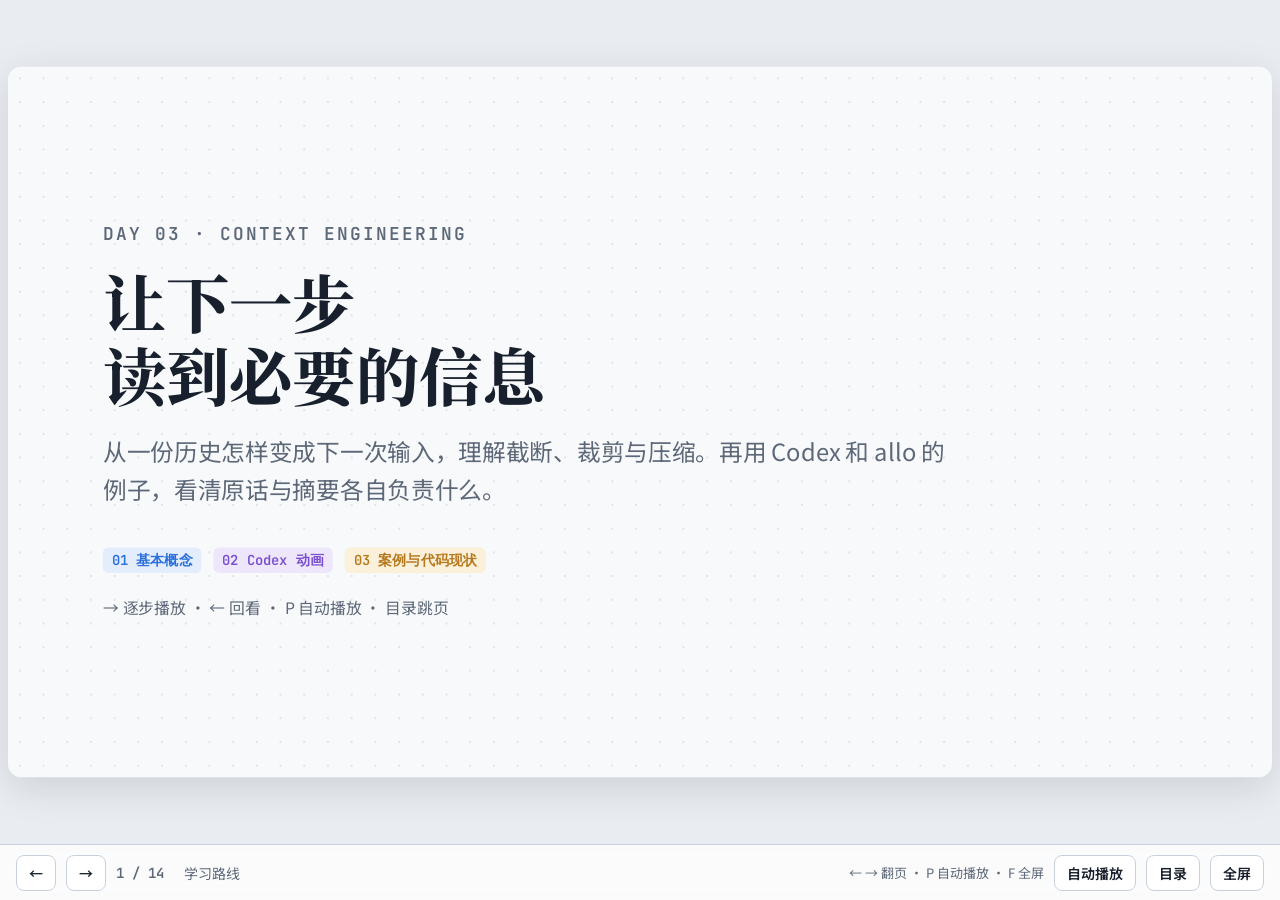
<file: docs/slides/day-03.html>
<!doctype html>
<html lang="zh-CN">
<head>
<meta charset="utf-8">
<meta name="viewport" content="width=device-width, initial-scale=1, viewport-fit=cover">
<title>Day 3 上下文管理</title>
<link rel="preconnect" href="https://fonts.googleapis.com">
<link rel="preconnect" href="https://fonts.gstatic.com" crossorigin>
<link rel="stylesheet" href="https://fonts.googleapis.com/css2?family=JetBrains+Mono:wght@400;600&family=Noto+Sans+SC:wght@400;500;700&family=Noto+Serif+SC:wght@700;900&display=swap">
<link rel="stylesheet" href="deck.css">
<style>
  .seg { position: absolute; height: 40px; border-radius: 6px; display: grid; place-items: center; font: 600 13px/1 var(--font-mono); color: var(--stage); white-space: nowrap; overflow: hidden; }
  .s-sys { background: var(--muted); }
  .s-user { background: var(--user); }
  .s-asst { background: var(--model); }
  .s-tool { background: var(--go); }
  .s-sum { background: var(--warn); }
  .s-txt { background: var(--err); }
  .s-ghost { background: none; border: 2px dashed var(--line); color: var(--muted); }
  .cache { position: absolute; height: 12px; border-radius: 4px; background: var(--go-soft); border: 2px solid var(--go); }
  .vline { position: absolute; width: 0; border-left: 2px dashed; }
  .group { position: absolute; top: 0; height: 64px; border-radius: 8px; border: 2px solid var(--line); background: var(--card); display: grid; place-items: center; font-size: 15px; font-weight: 600; text-align: center; line-height: 1.25; }
  /* Codex 动画：复用逐步播放器，消息的移动、划除和高亮都由 data-step / data-mark 驱动。 */
  .cx-panel { position: absolute; border: 1.5px solid var(--line); border-radius: 14px; background: var(--card); padding: 16px; }
  .cx-panel h3 { font-size: 21px; margin-bottom: 12px; }
  .cx-panel .msg { font-size: 16px; min-height: 38px; }
  .cx-panel .msg .r { width: 64px; font-size: 12px; }
  .cx-note { font-size: 16px; line-height: 1.55; color: var(--muted); }
  .cx-source { position: absolute; left: 0; bottom: 0; font-size: 12px; line-height: 1.4; color: var(--muted); }
  .cx-source a { color: inherit; text-underline-offset: 3px; }
  .cx-pill { display: inline-block; padding: 5px 10px; border-radius: 20px; font-size: 14px; font-weight: 700; background: var(--go-soft); color: var(--go); }
  .cx-cut.marked { color: var(--err); background: var(--err-soft); border-color: var(--err); text-decoration: line-through; opacity: .45; }
  .cx-meter { position: relative; height: 28px; border: 1px solid var(--line); border-radius: 6px; background: var(--code); overflow: hidden; }
  .cx-meter > span { display: block; height: 100%; border-radius: 5px; background: var(--user); }
  .cx-mono { font-family: var(--font-mono); font-variant-numeric: tabular-nums; }
  .cx-key { color: var(--user); font-weight: 700; }
  .cx-encrypted { background: var(--model-soft); border: 2px dashed var(--model); color: var(--model); border-radius: 10px; padding: 16px; font: 600 17px/1.6 var(--font-mono); text-align: center; }
  /* 一页一个问题；图表与解释分区，避免卡片遮挡曲线。 */
  .hd { display: block; height: 80px; }
  .hd .kicker { display: block; font-size: 13px; margin-bottom: 9px; }
  .hd h2 { font-size: 34px; line-height: 1.2; }
  .canvas { top: 136px; height: 454px; }
  .says { top: 626px; }
  .cx-source { bottom: -10px; }
  .lesson-grid { display: grid; gap: 22px; align-content: start; }
  .lesson-grid.three { grid-template-columns: repeat(3, 1fr); }
  .lesson-grid.two { grid-template-columns: repeat(2, 1fr); }
  .lesson-card { background: var(--card); border: 1.5px solid var(--line); border-radius: 14px; padding: 23px; }
  .lesson-card h3 { font-size: 23px; line-height: 1.4; margin: 15px 0 12px; }
  .lesson-card p { font-size: 18px; line-height: 1.6; }
  .lesson-card .footnote { font-size: 15px; color: var(--muted); margin-top: 18px; }
  .lesson-key { font-size: 28px; font-weight: 700; line-height: 1.45; }
  .component-bar { display: flex; gap: 5px; height: 62px; }
  .component-bar > div { display: grid; place-items: center; border-radius: 7px; font-size: 17px; font-weight: 600; padding: 8px; text-align: center; }
  .component-base { background: var(--code); color: var(--muted); border: 1px solid var(--line); }
  .component-user { background: var(--user-soft); color: var(--user); border: 1px solid var(--user); }
  .component-summary { background: var(--warn-soft); color: var(--warn); border: 1px solid var(--warn); }
  .lesson-callout { border-left: 4px solid var(--model); padding: 15px 20px; background: var(--model-soft); border-radius: 0 9px 9px 0; font-size: 19px; line-height: 1.6; }
  .mini-blocks { display: flex; gap: 5px; margin: 22px 0; }
  .mini-blocks span { flex: 1; padding: 12px 3px; border-radius: 5px; text-align: center; font-size: 16px; background: var(--code); color: var(--muted); }
  .review-grid .lesson-card { padding: 17px 20px; min-height: 133px; }
  .review-grid h3 { font-size: 20px; margin: 0 0 10px; }
  .review-grid p { font-size: 16px; line-height: 1.5; }
  .lesson-sources { font-size: 14px; color: var(--muted); line-height: 1.6; }
  .lesson-sources a { color: var(--model); text-underline-offset: 3px; }
</style>
</head>
<body>
<div class="progress"></div>
<main class="deck"><div class="stage">

<!-- 01 学习路线 -->
<section class="slide cover" data-title="学习路线">
  <p class="day">DAY 03 · CONTEXT ENGINEERING</p>
  <h1>让下一步<br>读到必要的信息</h1>
  <p class="lead">从一份历史怎样变成下一次输入，理解截断、裁剪与压缩。再用 Codex 和 allo 的例子，看清原话与摘要各自负责什么。</p>
  <div class="legend"><span class="tag t-user">01 基本概念</span><span class="tag t-model">02 Codex 动画</span><span class="tag t-warn">03 案例与代码现状</span></div>
  <p class="muted small">→ 逐步播放 · ← 回看 · P 自动播放 · 目录跳页</p>
</section>

<!-- 02 三种材料 -->
<section class="slide" data-title="三种材料，各有职责">
  <header class="hd"><span class="kicker">01 · 基本概念</span><h2>保存过，不等于这次发给了模型</h2></header>
  <div class="canvas">
    <div class="lesson-grid three">
      <div class="lesson-card" style="height:330px">
        <span class="tag t-go">完整记录</span><h3>程序保留的原文</h3>
        <p>用户输入、模型输出、工具结果。用于回看、恢复与排查。</p>
        <p class="footnote">Codex 将记录写入 rollout。保存原文，不代表每次重发全部原文。</p>
      </div>
      <div class="lesson-card" data-step="1" data-fx="rise" style="height:330px;border-color:var(--user)">
        <span class="tag t-user">活动上下文</span><h3>本次模型能读到的内容</h3>
        <p>初始指令、保留原话、近期消息，以及已有的压缩产物。</p>
        <p class="footnote">本项目中叫 View。模型只能基于本次实际收到的内容继续。</p>
      </div>
      <div class="lesson-card" data-step="2" data-fx="rise" style="height:330px;border-color:var(--warn)">
        <span class="tag t-warn">临时摘要请求</span><h3>为压缩准备的一份副本</h3>
        <p>复制待处理的历史，再追加摘要指令；必要时在副本上腾空间。</p>
        <p class="footnote">这是 Codex 本地压缩中的材料，不是程序仅剩的唯一历史。</p>
      </div>
    </div>
    <div class="lesson-callout abs" data-step="3" data-fx="rise" style="left:0;right:0;top:356px">问“这条消息还在吗”时，先确定：在原始记录、活动上下文，还是摘要请求副本里？</div>
  </div>
  <div class="says">
    <p class="say" data-step="0" data-until="0">记录是程序保存的材料；模型不会自动读取存档。</p>
    <p class="say" data-step="1" data-until="1">某条原文没有放进本次输入，模型就不能直接使用它。</p>
    <p class="say" data-step="2" data-until="2">临时请求可以裁剪，但要区分它和原会话历史。</p>
    <p class="say" data-step="3">后面“副本删了姓名，原话仍能保留”的动画，就建立在这个区别上。</p>
  </div>
</section>

<!-- 03 区分动作 -->
<section class="slide" data-title="截断、裁剪和压缩">
  <header class="hd"><span class="kicker">02 · 基本概念</span><h2>三种缩短输入的方法，损失发生在不同位置</h2></header>
  <div class="canvas">
    <div class="lesson-grid three">
      <div class="lesson-card" style="height:340px">
        <span class="tag t-go">截断一条内容</span><h3>保留头尾，省略中间</h3>
        <div class="mini-blocks"><span style="background:var(--go-soft);color:var(--go)">开头</span><span data-mark="1" class="strike">中间</span><span style="background:var(--go-soft);color:var(--go)">结尾</span></div>
        <p data-step="1">常用于很大的工具输出。标明省略范围，避免把片段当完整结果。</p>
      </div>
      <div class="lesson-card" style="height:340px">
        <span class="tag t-err">裁剪消息</span><h3>一些条目不再发送</h3>
        <div class="mini-blocks"><span data-mark="2" class="strike">旧消息</span><span>后续消息</span></div>
        <p data-step="2">按规则删除条目。涉及工具时，调用和结果必须保持配对。</p>
      </div>
      <div class="lesson-card" style="height:340px">
        <span class="tag t-warn">模型压缩</span><h3>把历史变成交接材料</h3>
        <div class="mini-blocks"><span data-mark="3" class="dim">多条历史</span><span data-step="3" data-fx="pop" style="background:var(--warn-soft);color:var(--warn)">压缩产物</span></div>
        <p data-step="3">保留进度、约束、关键数据和下一步，用更少内容继续任务。</p>
      </div>
    </div>
    <p class="cx-source">这里讲动作含义。具体先做哪一步、处理哪些消息，取决于所选实现。</p>
  </div>
  <div class="says">
    <p class="say" data-step="0" data-until="0">它们都让输入变短，但不是同一种操作。</p>
    <p class="say" data-step="1" data-until="1">截断发生在一条内容内部，例如保留工具输出的开头和结尾。</p>
    <p class="say" data-step="2" data-until="2">裁剪直接移除条目；它不承诺把被移除的事实搬到别处。</p>
    <p class="say" data-step="3">压缩让模型生成交接材料，但材料之外的细节仍可能丢失。</p>
  </div>
</section>

<!-- 04 压后大小 -->
<section class="slide" data-title="压到多小，由组成决定">
  <header class="hd"><span class="kicker">03 · 核心结论</span><h2>压缩后的大小，由留下的内容决定</h2></header>
  <div class="canvas">
    <p class="lesson-key" style="max-width:1000px">目标是用精简的上下文继续任务，<br>同时保留必要状态和用户原话。</p>
    <div class="component-bar abs" style="left:0;top:116px;width:1136px">
      <div class="component-base" data-step="1" data-fx="fly" style="--fy:-22px;width:258px">稳定指令 / 工具定义</div>
      <div class="component-user" data-step="2" data-fx="fly" style="--fy:-22px;width:410px">按预算保留的用户原话</div>
      <div class="component-summary" data-step="3" data-fx="fly" style="--fy:-22px;width:300px">摘要 / compaction 条目</div>
    </div>
    <div class="lesson-grid two abs" style="left:0;right:0;top:214px">
      <div class="lesson-card" data-step="3" data-fx="rise" style="height:164px"><h3 style="margin-top:0">多少原话，多少状态</h3><p>较长的用户要求、项目规则、未完成的工作，都会影响重建后的大小。</p></div>
      <div class="lesson-card" data-step="4" data-fx="rise" style="height:164px;border-color:var(--warn)"><h3 style="margin-top:0">Codex 不设固定压后百分比</h3><p>不是压到某条目标线就停，也没有反复压到“绝对最小”的循环。</p></div>
    </div>
    <p class="cx-source">组成示意，块宽不代表真实 token 数。<a href="https://github.com/openai/codex/blob/afb436df8b70bb5bc57b86d9a3e829968988cd21/codex-rs/core/src/compact.rs#L656" target="_blank" rel="noopener noreferrer">Codex 本地重建源码 ↗</a> · <a href="https://developers.openai.com/api/docs/guides/compaction" target="_blank" rel="noopener noreferrer">官方压缩说明 ↗</a></p>
  </div>
  <div class="says">
    <p class="say" data-step="0" data-until="0">“尽可能精简”包含一个前提：下一步仍有足够的信息继续工作。</p>
    <p class="say" data-step="1" data-until="1">稳定指令和工具定义有固定开销；它们不会因为生成摘要就消失。</p>
    <p class="say" data-step="2" data-until="2">用户原话有独立的保留预算。预算是上限，不要求一定用满。</p>
    <p class="say" data-step="3" data-until="3">再加上压缩产物，才是压缩后真正要发送的上下文。</p>
    <p class="say" data-step="4">判断压缩是否有用，要同时看任务能否继续、信息是否保留，以及省出了多少空间。</p>
  </div>
</section>

<!-- 05 更正后的用量曲线 -->
<section class="slide" data-title="锯齿的谷底，每次可以不同">
  <header class="hd"><span class="kicker">04 · 用量变化</span><h2>上下文变短，但没有固定的谷底</h2></header>
  <div class="canvas">
    <svg class="wires" viewBox="0 0 1136 454" role="img" aria-label="用量示意：逐步增长，到阈值后压缩；两次压缩后的剩余量不同，没有固定目标百分比。">
      <line x1="62" y1="42" x2="1098" y2="42" stroke="var(--err)" stroke-width="2" stroke-dasharray="8 7"/>
      <line x1="62" y1="16" x2="62" y2="310" stroke="var(--line)" stroke-width="2"/>
      <line x1="62" y1="310" x2="1098" y2="310" stroke="var(--line)" stroke-width="2"/>
      <path data-step="1" data-fx="draw" pathLength="1" d="M62 281 L114 265 L180 232 L232 219 L294 160 L346 123 L396 38" stroke="var(--model)" stroke-width="4" fill="none"/>
      <path data-step="2" data-fx="draw" pathLength="1" d="M396 38 V258" stroke="var(--warn)" stroke-width="4" fill="none"/>
      <circle data-step="2" cx="396" cy="38" r="7" fill="var(--warn)"/>
      <circle data-step="2" cx="396" cy="258" r="6" fill="var(--warn)"/>
      <path data-step="3" data-fx="draw" pathLength="1" d="M396 258 L468 236 L542 177 L610 149 L672 96 L742 38" stroke="var(--model)" stroke-width="4" fill="none"/>
      <path data-step="4" data-fx="draw" pathLength="1" d="M742 38 V283" stroke="var(--warn)" stroke-width="4" fill="none"/>
      <circle data-step="4" cx="742" cy="38" r="7" fill="var(--warn)"/>
      <circle data-step="4" cx="742" cy="283" r="6" fill="var(--warn)"/>
      <path data-step="5" data-fx="draw" pathLength="1" d="M742 283 L819 256 L880 239 L953 207 L1030 159 L1098 122" stroke="var(--model)" stroke-width="4" fill="none"/>
      <text x="0" y="12" fill="var(--muted)" font-size="14">输入用量</text>
      <text x="748" y="24" fill="var(--err)" font-size="15">触发阈值 · 由模型与配置决定</text>
      <text data-step="2" x="414" y="276" fill="var(--warn)" font-size="15">第一次重建</text>
      <text data-step="4" x="760" y="301" fill="var(--warn)" font-size="15">第二次重建：剩余量不同</text>
      <text x="945" y="336" fill="var(--muted)" font-size="14">模型请求推进 →</text>
    </svg>
    <div class="lesson-grid two abs" style="left:62px;right:38px;top:354px;gap:20px">
      <div class="lesson-card" data-step="2" data-fx="rise" style="padding:14px 18px"><p style="font-size:17px"><b>下降多少：</b>取决于稳定指令、保留原文和压缩产物的总量。</p></div>
      <div class="lesson-card" data-step="4" data-fx="rise" style="padding:14px 18px;border-color:var(--warn)"><p style="font-size:17px"><b>下一段：</b>从新上下文继续追加，而非围绕固定目标线反复微调。</p></div>
    </div>
    <p class="cx-source">机制示意，不是实际 token 监控曲线；真实用量不保证每一步都单调增长。</p>
  </div>
  <div class="says">
    <p class="say" data-step="0" data-until="0">图里只保留触发阈值，去掉固定压后目标线。</p>
    <p class="say" data-step="1" data-until="1">问题、回答和工具结果不断进入活动历史，用量通常逐步增加。</p>
    <p class="say" data-step="2" data-until="2">第一次压缩后，剩下的是新上下文本身的大小。</p>
    <p class="say" data-step="3" data-until="3">后续请求从这份新上下文继续，不需要每一步都重新摘要。</p>
    <p class="say" data-step="4" data-until="4">第二次保留的内容不同，谷底也不同；没有固定比例要求。</p>
    <p class="say" data-step="5">目标是为后续工作腾出空间，并让必要信息仍可使用。</p>
  </div>
</section>

<!-- 06 缓存边界 -->
<section class="slide" data-title="缓存看复用范围与实际 usage">
  <header class="hd"><span class="kicker">05 · 请求成本</span><h2>共同前缀提供复用机会，命中要看实测</h2></header>
  <div class="canvas">
    <p class="colhead abs" style="left:0;top:0">普通请求 A</p>
    <div class="component-bar abs" style="left:0;top:28px;width:840px;height:48px"><div class="component-base" style="width:200px">稳定指令与定义</div><div class="component-user" style="width:480px">已有历史</div></div>
    <p class="colhead abs" data-step="1" style="left:0;top:102px">普通请求 B：末尾追加</p>
    <div class="component-bar abs" data-step="1" style="left:0;top:130px;width:1136px;height:48px"><div class="component-base" style="width:200px">稳定指令与定义</div><div class="component-user" style="width:480px">相同的已有历史</div><div class="component-user" data-fx="fly" data-step="1" style="--fx:70px;width:215px">新增消息</div></div>
    <div class="cache" data-step="2" data-fx="grow" style="left:0;top:189px;width:685px"></div>
    <div class="lbl go" data-step="2" style="left:220px;top:209px">这一段具备前缀复用条件</div>
    <p class="colhead abs" data-step="3" style="left:0;top:261px">压缩后请求：重新组装历史</p>
    <div class="component-bar abs" data-step="3" style="left:0;top:289px;width:1136px;height:48px"><div class="component-base" style="width:200px">稳定指令与定义</div><div class="component-user" style="width:250px">保留原话</div><div class="component-summary" style="width:240px">压缩产物</div></div>
    <div class="lesson-callout abs" data-step="4" data-fx="rise" style="left:0;right:0;top:372px;font-size:18px">历史改写可能使变更点之后的缓存失效；未变的前缀仍可能复用。以 <b>cached_tokens</b> 等实际 usage 为准。</div>
  </div>
  <div class="says">
    <p class="say" data-step="0" data-until="0">缓存与信息保留是两个问题：信息仍在输入里，也不代表这次会命中缓存。</p>
    <p class="say" data-step="1" data-until="1">普通请求尽量只追加，可以保持前面的内容相同。</p>
    <p class="say" data-step="2" data-until="2">共同前缀只是条件；模型、请求配置和服务端策略也会影响缓存。</p>
    <p class="say" data-step="3" data-until="3">压缩会重建历史，复用范围可能随之改变。</p>
    <p class="say" data-step="4">因此不能说“每次都命中”，也不能说“压缩后所有缓存必然失效”。</p>
  </div>
</section>
<section class="slide" data-title="Codex ① 触发与分流">
  <header class="hd"><span class="kicker">CODEX 01 · 入口</span><h2>到达阈值，选择压缩路径</h2></header>
  <div class="canvas">
    <div class="cx-panel" style="left:0;top:0;width:1136px;height:112px">
      <p class="colhead">活动上下文：上次真实 usage + 新增条目估算</p>
      <div class="cx-meter" style="width:840px;margin-top:14px">
        <span data-step="0" data-until="0" style="width:55%"></span>
        <span data-step="1" data-fx="grow" style="position:absolute;inset:0;width:90%;background:var(--warn)"></span>
      </div>
      <span class="cx-pill abs" data-step="1" style="right:16px;top:45px;background:var(--warn-soft);color:var(--warn)">达到自动阈值</span>
      <p class="cx-note" style="margin-top:8px">示意：普通 total 模式，阈值最多为窗口的 90%；模型配置可以更低。</p>
    </div>
    <svg class="wires" viewBox="0 0 1136 454" aria-hidden="true">
      <path data-step="2" data-fx="draw" pathLength="1" d="M568 112 V147 H266 V181 M568 147 H870 V181" fill="none" stroke="var(--muted)" stroke-width="3"/>
    </svg>
    <div class="cx-panel" data-step="2" data-fx="rise" style="left:0;top:180px;width:532px;height:230px;border-color:var(--user)">
      <span class="tag t-user">不支持远端压缩</span>
      <h3 style="margin-top:14px">本地路径：客户端请模型写摘要</h3>
      <p class="cx-note">一份临时摘要请求 + 一条独立的原话保留路径。</p>
      <div class="msg sum" data-step="3" data-fx="fly" style="--fy:24px;margin-top:16px"><span class="r">产物</span>用户原话 ≤ 20k + 文本摘要</div>
    </div>
    <div class="cx-panel" data-step="2" data-fx="rise" style="left:604px;top:180px;width:532px;height:230px;border-color:var(--model)">
      <span class="tag t-model">支持 remote_compaction: V2</span>
      <h3 style="margin-top:14px">远端路径：服务端生成压缩条目</h3>
      <p class="cx-note">历史附加 CompactionTrigger，由服务端处理。</p>
      <div class="msg asst" data-step="3" data-fx="fly" style="--fy:24px;margin-top:16px"><span class="r">产物</span>保留消息 ≤ 64k + 加密条目</div>
    </div>
    <p class="cx-source">核对版本：2026-10-04 · afb436d · 本节展示两条摘要路径，不含实验性 TokenBudget。<a href="https://github.com/openai/codex/blob/afb436df8b70bb5bc57b86d9a3e829968988cd21/codex-rs/core/src/session/turn.rs#L1482" target="_blank" rel="noopener noreferrer">查看分流源码 ↗</a></p>
  </div>
  <div class="says">
    <p class="say" data-step="0" data-until="0">下面进入 Codex 源码中的两条压缩路径；它们生成的压缩产物不同。</p>
    <p class="say" data-step="1" data-until="1">达到阈值后，暂停普通推理，先准备更短的上下文。</p>
    <p class="say" data-step="2" data-until="2">两条路径按能力选择；“本地”仍然要调用模型 API。</p>
    <p class="say" data-step="3">接下来先看本地路径：最关键的是，摘要和原话分别准备。</p>
  </div>
</section>

<section class="slide" data-title="Codex ② 只裁剪摘要请求副本">
  <header class="hd"><span class="kicker">CODEX 02 · 本地</span><h2>超窗时，删的是临时请求里的旧消息</h2></header>
  <div class="canvas">
    <div class="cx-panel" style="left:0;top:0;width:510px;height:376px">
      <h3>会话历史 <span class="cx-pill" style="float:right">本次裁剪不改它</span></h3>
      <div class="stack">
        <div class="msg user"><span class="r">user</span>hello</div>
        <div class="msg asst"><span class="r">assistant</span>你好，有什么可以帮你？</div>
        <div class="msg user hl" data-mark="5"><span class="r">user</span><b class="cx-key">我叫 allo</b></div>
        <div class="msg asst"><span class="r">assistant</span>你好，allo</div>
        <div class="msg user"><span class="r">user</span>后续大量任务材料……</div>
        <div class="msg asst"><span class="r">assistant</span>当前工作与执行进度……</div>
      </div>
      <p class="cx-note" style="margin-top:12px">这里是本次压缩前的活动历史。</p>
    </div>
    <div class="cx-panel" data-step="1" data-fx="fly" style="--fx:-626px;left:626px;top:0;width:510px;height:376px;border-style:dashed;border-color:var(--warn)">
      <h3>摘要请求副本 <span class="tag t-warn" style="float:right">临时材料</span></h3>
      <div class="stack">
        <div class="msg user cx-cut" data-mark="3"><span class="r">user</span>hello</div>
        <div class="msg asst cx-cut" data-mark="4"><span class="r">assistant</span>你好，有什么可以帮你？</div>
        <div class="msg user cx-cut" data-mark="5"><span class="r">user</span>我叫 allo</div>
        <div class="msg asst cx-cut" data-mark="6"><span class="r">assistant</span>你好，allo</div>
        <div class="msg user"><span class="r">user</span>后续大量任务材料……</div>
        <div class="msg asst"><span class="r">assistant</span>当前工作与执行进度……</div>
        <div class="msg sum"><span class="r">追加</span>请写一份交接摘要</div>
      </div>
    </div>
    <div class="abs cx-pill" data-step="1" data-until="1" style="left:533px;top:140px;background:var(--warn-soft);color:var(--warn)">复制 →</div>
    <div class="msg err abs" data-step="2" data-until="2" data-fx="pop" style="left:590px;top:122px;width:546px;z-index:2"><span class="r">服务端</span>ContextWindowExceeded：摘要请求超窗</div>
    <div class="card abs" data-step="3" style="left:0;top:393px;width:1136px;padding:12px 18px;border-color:var(--warn)">
      <p class="small"><b>超窗分支示意：</b>从最旧条目开始删，每次重试；划掉的内容不再发送。若条目参与工具调用，配对结果一起处理。</p>
    </div>
    <p class="cx-source">删到哪一条由实际超窗反馈决定；本页不是 allo 对话的 Codex 实测记录。<a href="https://github.com/openai/codex/blob/afb436df8b70bb5bc57b86d9a3e829968988cd21/codex-rs/core/src/compact.rs#L262" target="_blank" rel="noopener noreferrer">compact.rs ↗</a></p>
  </div>
  <div class="says">
    <p class="say" data-step="0" data-until="0">这页专门演示摘要请求超窗的情况。左边的原会话历史一直保留。</p>
    <p class="say" data-step="1" data-until="1">先复制历史，再把摘要指令追加到副本末尾，交给模型。</p>
    <p class="say" data-step="2" data-until="2">只有服务端明确报超窗，本地压缩才进入删除旧条目的重试分支。</p>
    <p class="say" data-step="3" data-until="3">先删最旧的一条 hello，再请求摘要。</p>
    <p class="say" data-step="4" data-until="4">如果仍超窗，再删下一条问候回答。普通一问一答不是绑定的一组。</p>
    <p class="say" data-step="5" data-until="5">若仍需删除，“我叫 allo”也会从副本消失；左边的原句仍在。</p>
    <p class="say" data-step="6">这个示意分支里，两句姓名都已从摘要请求删除。下一页看独立的原话保留路径。</p>
  </div>
</section>

<section class="slide" data-title="Codex ③ 独立保留原话，再重建">
  <header class="hd"><span class="kicker">CODEX 03 · 重建</span><h2>原话从会话历史取，摘要走另一条路</h2></header>
  <div class="canvas">
    <svg class="wires" viewBox="0 0 1136 454" aria-hidden="true">
      <path data-step="1" data-fx="draw" pathLength="1" d="M324 155 H398" fill="none" stroke="var(--user)" stroke-width="3"/>
      <path data-step="4" data-fx="draw" pathLength="1" d="M720 153 H800" fill="none" stroke="var(--user)" stroke-width="3"/>
      <path data-step="4" data-fx="draw" pathLength="1" d="M720 361 H800" fill="none" stroke="var(--warn)" stroke-width="3"/>
    </svg>
    <div class="cx-panel" style="left:0;top:0;width:324px;height:384px">
      <h3>① 原会话历史</h3>
      <div class="stack">
        <div class="msg user"><span class="r">user</span>hello</div>
        <div class="msg asst dim" data-mark="1"><span class="r">assistant</span>你好，有什么可以帮你？</div>
        <div class="msg user hl" data-mark="1"><span class="r">user</span><b class="cx-key">我叫 allo</b></div>
        <div class="msg asst dim" data-mark="1"><span class="r">assistant</span>你好，allo</div>
        <div class="msg user"><span class="r">user</span>后续任务材料……</div>
        <div class="msg asst dim" data-mark="1"><span class="r">assistant</span>任务执行进度……</div>
      </div>
      <p class="cx-note" style="margin-top:12px">重新取历史，不读取刚裁过的副本。</p>
    </div>
    <div class="cx-panel" data-step="1" data-fx="fly" style="--fx:-398px;left:398px;top:0;width:322px;height:260px;border-color:var(--user)">
      <h3>② 单独保留 user</h3>
      <div class="stack">
        <div class="msg user"><span class="r">user</span>hello</div>
        <div class="msg user"><span class="r">user</span><b class="cx-key">我叫 allo</b></div>
        <div class="msg user"><span class="r">user</span>后续任务材料……</div>
      </div>
      <p class="cx-note" data-step="2" style="margin-top:12px">从新往旧收集，最多 <b class="cx-key">20,000 token</b>；按时间顺序放回。</p>
    </div>
    <div class="cx-panel" data-step="3" data-fx="rise" style="left:398px;top:288px;width:322px;height:128px;border-color:var(--warn)">
      <h3 style="color:var(--warn)">③ 模型的交接摘要</h3>
      <p class="cx-note">进展、决定、约束、下一步。<br>可能不再包含姓名。</p>
    </div>
    <div class="cx-panel" style="left:800px;top:0;width:336px;height:416px">
      <h3>④ 新活动历史</h3>
      <div class="msg sys" data-step="5" data-fx="fly" style="--fy:-35px;min-height:64px;white-space:normal"><span class="r">初始上下文</span>系统指令、项目规则、环境</div>
      <div class="stack" data-step="4" data-fx="fly" style="--fx:-402px;margin-top:16px">
        <div class="msg user"><span class="r">user</span>hello</div>
        <div class="msg user"><span class="r">user</span><b class="cx-key">我叫 allo</b></div>
        <div class="msg user"><span class="r">user</span>后续任务材料……</div>
      </div>
      <div class="msg sum" data-step="4" data-fx="fly" style="--fx:-402px;--fy:30px;margin-top:18px;min-height:76px;white-space:normal"><span class="r">摘要</span>历史交接材料，继续工作</div>
    </div>
    <p class="cx-source">按组成展示；初始上下文的实际插入位置随压缩阶段变化。<a href="https://github.com/openai/codex/blob/afb436df8b70bb5bc57b86d9a3e829968988cd21/codex-rs/core/src/compact.rs#L349" target="_blank" rel="noopener noreferrer">原话来源与重建源码 ↗</a></p>
  </div>
  <div class="says">
    <p class="say" data-step="0" data-until="0">摘要生成以后，Codex 会重新读取原会话历史。</p>
    <p class="say" data-step="1" data-until="1">挑出用户原话。它们不用经过模型改写，也不受刚才副本裁剪的直接影响。</p>
    <p class="say" data-step="2" data-until="2">原话有独立的 20k 预算；到边界时截断，不能保证无限保留。</p>
    <p class="say" data-step="3" data-until="3">摘要负责承接其余进展。就算摘要没写姓名，原句仍可能留下。</p>
    <p class="say" data-step="4" data-until="4">把保留的原话和交接摘要合并，替换活动历史。</p>
    <p class="say" data-step="5">稳定指令从来源重新注入。新请求仍可直接读到“我叫 allo”。</p>
  </div>
</section>

<section class="slide" data-title="Codex ④ 远端加密压缩">
  <header class="hd"><span class="kicker">CODEX 04 · 远端</span><h2>远端 v2：保留原文 + 加密压缩条目</h2></header>
  <div class="canvas">
    <svg class="wires" viewBox="0 0 1136 454" aria-hidden="true">
      <path data-step="2" data-fx="draw" pathLength="1" d="M330 168 H414" fill="none" stroke="var(--warn)" stroke-width="3"/>
      <path data-step="4" data-fx="draw" pathLength="1" d="M684 200 H782" fill="none" stroke="var(--model)" stroke-width="3"/>
      <path data-step="4" data-fx="draw" pathLength="1" d="M166 345 V421 H748 V136 H782" fill="none" stroke="var(--user)" stroke-width="3"/>
    </svg>
    <div class="cx-panel" style="left:0;top:0;width:330px;height:345px">
      <h3>① 压缩请求</h3>
      <div class="stack">
        <div class="msg user"><span class="r">user</span>我叫 allo / 用户任务……</div>
        <div class="msg asst"><span class="r">assistant</span>推理、回答、工具调用</div>
        <div class="msg tool" style="height:86px;position:relative;white-space:normal">
          <span class="r">tool</span>
          <span data-step="0" data-until="0">末尾刚返回的大工具结果……</span>
          <span data-step="1" class="abs" style="left:92px;right:10px;color:var(--warn)">[输出超出可用上下文，已截断]</span>
        </div>
        <div class="msg sum" data-step="2" data-fx="fly" style="--fy:25px;white-space:normal"><span class="r">追加</span>CompactionTrigger</div>
      </div>
      <p class="cx-note" data-step="1" style="margin-top:12px;font-size:14px">若估算超窗，只从末尾连续工具输出腾空间；遇非工具输出就停。</p>
    </div>
    <div class="cx-panel" data-step="2" data-fx="pop" style="left:414px;top:60px;width:270px;height:270px;border-color:var(--model)">
      <h3>② OpenAI 服务端</h3>
      <p class="cx-note">模型原生压缩</p>
      <div class="cx-encrypted" data-step="3" data-fx="pop" style="margin-top:20px">compaction<br><span style="font-size:14px">encrypted_content</span></div>
      <p class="cx-note" data-step="3" style="font-size:14px;margin-top:10px">内部内容不透明，不能解释为无损摘要。</p>
    </div>
    <div class="cx-panel" style="left:782px;top:0;width:354px;height:386px">
      <h3>③ 下一窗口</h3>
      <div class="msg sys" data-step="5" data-fx="fly" style="--fy:-24px;white-space:normal;min-height:60px"><span class="r">初始上下文</span>重新注入稳定指令与环境</div>
      <div class="msg user" data-step="4" data-fx="fly" style="--fx:-170px;min-height:104px;white-space:normal;margin-top:14px"><span class="r">保留原文</span><span>“我叫 allo” / 用户任务……<br><b>符合条件的消息共享 64k 预算</b></span></div>
      <div class="cx-encrypted" data-step="4" data-fx="fly" style="--fx:-368px;margin-top:14px;font-size:16px">加密 compaction 条目</div>
      <p class="cx-note" data-step="5" style="margin-top:12px;font-size:14px">替换历史后，继续普通请求。</p>
    </div>
    <p class="cx-source">这里只展示公开客户端行为。<a href="https://github.com/openai/codex/blob/afb436df8b70bb5bc57b86d9a3e829968988cd21/codex-rs/core/src/compact_remote_v2.rs#L506" target="_blank" rel="noopener noreferrer">远端 v2 重建源码 ↗</a> · <a href="https://developers.openai.com/api/docs/guides/compaction" target="_blank" rel="noopener noreferrer">官方压缩说明 ↗</a></p>
  </div>
  <div class="says">
    <p class="say" data-step="0" data-until="0">远端 v2 不要求模型返回一段人类可读的摘要。</p>
    <p class="say" data-step="1" data-until="1">超窗预处理针对末尾工具输出；不套用本地路径“删最早条目”的规则。</p>
    <p class="say" data-step="2" data-until="2">带上历史和 CompactionTrigger，把压缩交给服务端。</p>
    <p class="say" data-step="3" data-until="3">服务端返回不透明的加密条目。公开源码不能告诉我们内部究竟保留了哪些事实。</p>
    <p class="say" data-step="4" data-until="4">客户端独立挑选保留消息，再把加密条目接在后面。</p>
    <p class="say" data-step="5">64k 是保留消息的共享预算；它也有边界，不代表关键事实永久存在。</p>
  </div>
</section>

<section class="slide" data-title="Codex ⑤ allo 为什么能留下">
  <header class="hd"><span class="kicker">CODEX 05 · 对照</span><h2>同一批用户原话，两种保留预算</h2></header>
  <div class="canvas">
    <div class="cx-panel" style="left:0;top:0;width:390px;height:424px">
      <h3>真实对话里的 7 条 user</h3>
      <div class="stack">
        <div class="msg user"><span class="r">1</span>hello</div>
        <div class="msg user"><span class="r">2</span>1231+23123等于几</div>
        <div class="msg user hl" data-mark="3"><span class="r">3</span><b class="cx-key">我叫 allo</b></div>
        <div class="msg user"><span class="r">4</span>你还记得我叫什么吗</div>
        <div class="msg user"><span class="r">5</span>《石钟山记》重复全文</div>
        <div class="msg user"><span class="r">6</span>这个石钟山记讲了什么，你解释一下</div>
        <div class="msg user"><span class="r">7</span>好，那你输出一下这篇文章</div>
      </div>
      <p class="cx-note" data-step="1" style="margin-top:14px"><b class="cx-key cx-mono">≈ 3,237 token</b> · 仅用户文本粗估</p>
    </div>
    <div class="cx-panel" data-step="2" data-fx="rise" style="left:446px;top:0;width:690px;height:184px;border-color:var(--warn)">
      <h3>本项目这次：原话保留区只有 755 token</h3>
      <div class="cx-meter" style="margin:14px 0 10px"><span data-step="2" data-fx="grow" style="width:100%;background:var(--warn)"></span></div>
      <p class="cx-note">容量示意：这批文本超过原话配额；当前问题另留在最近组。<br>实际原话区只保留“解释文章”，姓名依赖摘要承接。</p>
    </div>
    <div class="cx-panel" data-step="3" data-fx="rise" style="left:446px;top:206px;width:690px;height:194px;border-color:var(--go)">
      <h3>Codex 本地：20,000 token 的用户文本预算</h3>
      <div class="cx-meter" style="margin:14px 0 10px"><span data-step="3" data-fx="grow" style="width:16.185%;background:var(--go)"></span></div>
      <p class="cx-note"><b style="color:var(--go)">3,237 / 20,000 ≈ 16%</b>，这批文本全部放得下。<br>按源码规则推演，用户原句“我叫 allo”可以独立保留。</p>
    </div>
    <p class="cx-source">来源：hello 对话压缩前的用户文本，UTF-8 字节/4粗估。Codex 一侧是预算推演，未运行同对话实测；不保证模型一定答对。</p>
  </div>
  <div class="says">
    <p class="say" data-step="0" data-until="0">回到你的真实问题：姓名是靠摘要碰巧记住，还是靠用户原句保留？</p>
    <p class="say" data-step="1" data-until="1">同一批用户文本约 3.2k token；这和全历史 token 数不是同一个数。</p>
    <p class="say" data-step="2" data-until="2">本项目的原话配额很小，这次“我叫 allo”没有进入保留区。</p>
    <p class="say" data-step="3" data-until="3">按 Codex 本地的 20k 规则推演，这句原话能留下，不依赖 assistant 再次说出姓名。</p>
    <p class="say" data-step="4">原话仍有上限，摘要仍会丢细节。独立保留原话提高可靠性，但不是永久记忆。</p>
  </div>
</section>

<!-- 12 评价与边界 -->
<section class="slide" data-title="怎样判断压缩是否有用">
  <header class="hd"><span class="kicker">06 · 检查方法</span><h2>变短只是一个结果，还要能继续任务</h2></header>
  <div class="canvas">
    <div class="lesson-grid two">
      <div class="lesson-card" data-step="1" data-fx="rise" style="height:178px;border-top:4px solid var(--user)"><h3 style="margin-top:0">关键内容是否仍可用</h3><p>目标、约束、账号、数值和下一步，要能从新上下文或明确的工具来源得到。</p></div>
      <div class="lesson-card" data-step="2" data-fx="rise" style="height:178px;border-top:4px solid var(--go)"><h3 style="margin-top:0">消息结构是否完整</h3><p>工具调用和对应结果保持配对；片段与摘要标明来源，不能冒充完整原文。</p></div>
      <div class="lesson-card" data-step="3" data-fx="rise" style="height:178px;border-top:4px solid var(--warn)"><h3 style="margin-top:0">过程是否能解释</h3><p>区分直接裁掉、交给摘要、原样保留三种去向。压缩后再看实际用量与任务表现。</p></div>
      <div class="lesson-card" data-step="4" data-fx="rise" style="height:178px;border-top:4px solid var(--err)"><h3 style="margin-top:0">失败是否能收场</h3><p>准备成功后再替换活动历史；失败保留已有状态并报错，为重试和循环设限。</p></div>
    </div>
    <p class="cx-source">这些是学习与评估的检查点；“模型曾答对一次”不能证明长期记忆可靠。</p>
  </div>
  <div class="says">
    <p class="say" data-step="0" data-until="0">没有一个固定的“压后百分比”，能独自证明压缩成功。</p>
    <p class="say" data-step="1" data-until="1">把姓名删掉，只留下更短的摘要，可能省了 token 却损害任务。</p>
    <p class="say" data-step="2" data-until="2">更短的消息仍需遵守模型接口的协议。</p>
    <p class="say" data-step="3" data-until="3">“裁了 8 条、摘要读了 6 条”与“摘要了 14 条”是不同的事实。</p>
    <p class="say" data-step="4">压缩只是 Agent 循环中的一步，也需要预算、失败反馈与状态保护。</p>
  </div>
</section>

<!-- 13 项目参数单独放在附录 -->
<section class="slide" data-title="附录：本项目现有参数">
  <header class="hd"><span class="kicker">附录 · GO 代码现状</span><h2>这些百分比属于本项目的学习实验</h2></header>
  <div class="canvas">
    <table class="t" style="font-size:18px">
      <tr><th style="width:21%">环节</th><th style="width:39%">当前代码</th><th>它决定什么</th></tr>
      <tr data-step="1"><td>输入预算</td><td>12288 − 4096 预留 − 1024 = 7168</td><td>学习程序规划的容量；4096 默认不作为 API 输出上限</td></tr>
      <tr data-step="1"><td>触发</td><td>规划容量的 90%，约 6451</td><td>何时进入整理流程</td></tr>
      <tr data-step="2"><td>保留原话与最近组</td><td>原话 10%；最近组 ≤20%，默认 K=2</td><td>新 View 中分给原文的空间</td></tr>
      <tr data-step="2"><td>摘要</td><td>目标约 5%</td><td>给模型的长度要求，不能保证精确遵守</td></tr>
      <tr data-step="3"><td>压后检查</td><td>40% 软目标，60% 接受上限</td><td>本项目为实验设置的取舍；Codex 没有这组压后目标</td></tr>
    </table>
    <div class="lesson-callout abs" data-step="4" data-fx="rise" style="left:0;right:0;top:367px;font-size:18px">本次整理课件，Go 压缩逻辑仍按这些参数运行。阅读观测结果时，先分清“代码实际行为”和“Codex 参考策略”。</div>
    <p class="cx-source">实现：internal/agent/context_manager.go · main.go。百分比布局会按真实 usage 与粗估的比例换算，本表列出原始规划值。</p>
  </div>
  <div class="says">
    <p class="say" data-step="0" data-until="0">这一页单独保留代码事实，避免把项目参数误当成通用规则。</p>
    <p class="say" data-step="1" data-until="1">7168 是学习预算，不是声明方舟模型只有这么大的窗口。</p>
    <p class="say" data-step="2" data-until="2">保留原话和最近组都是本项目的布局选择，会影响信息能否留下。</p>
    <p class="say" data-step="3" data-until="3">40% 与 60% 仍在代码里，但不再画成 Codex 压缩必须到达的谷底。</p>
    <p class="say" data-step="4">若要修改运行策略，应再修改代码与验证；仅改课件不会改变真实行为。</p>
  </div>
</section>

<!-- 14 自测 -->
<section class="slide" data-title="自测与阅读入口">
  <header class="hd"><span class="kicker">07 · 自测</span><h2>先自己回答，再展开参考理解</h2></header>
  <div class="canvas">
    <div class="lesson-grid two review-grid" style="gap:14px">
      <div class="lesson-card"><h3>压缩是否必须到固定百分比？</h3><p data-step="1">不是。Codex 重建后的大小由保留内容与压缩产物决定。</p></div>
      <div class="lesson-card"><h3>越短就一定越好吗？</h3><p data-step="2">还要保住继续任务所需的状态，不能只优化 token 数。</p></div>
      <div class="lesson-card"><h3>副本删了姓名，姓名一定丢了吗？</h3><p data-step="3">不一定。Codex 本地会从会话历史独立选择用户原话。</p></div>
      <div class="lesson-card"><h3>存档里还在，模型就能用吗？</h3><p data-step="4">需要放回实际输入，或有可用工具取回；存档本身不等于上下文。</p></div>
      <div class="lesson-card"><h3>有共同前缀，能证明缓存命中吗？</h3><p data-step="5">不能。需要核对实际 cached_tokens 等返回值。</p></div>
      <div class="lesson-card"><h3>这次 allo 对照证明了什么？</h3><p data-step="6">真实文本可放进 Codex 原话配额；这是源码推演，不是模型实测。</p></div>
    </div>
    <p class="cx-source lesson-sources">阅读：<a href="https://github.com/openai/codex/tree/afb436df8b70bb5bc57b86d9a3e829968988cd21" target="_blank" rel="noopener noreferrer">Codex afb436d ↗</a> · <a href="https://developers.openai.com/api/docs/guides/compaction" target="_blank" rel="noopener noreferrer">OpenAI Compaction ↗</a> · 项目 docs/day-03：学习笔记与源码调研。</p>
  </div>
  <div class="says">
    <p class="say" data-step="0" data-until="0">把“什么时候压缩”“留下什么”“还能不能继续”分开回答。</p>
    <p class="say" data-step="1" data-until="2">触发线决定开始时间，保留规则决定新上下文的大小与质量。</p>
    <p class="say" data-step="3" data-until="4">查看信息去向时，要区分完整记录、活动上下文和临时请求副本。</p>
    <p class="say" data-step="5" data-until="5">缓存省计算，原文保留减少信息损失；两者需要分别观察。</p>
    <p class="say" data-step="6">回到观测台，逐条对照新请求实际发出了哪些内容。</p>
  </div>
</section>
</div></main>

<nav class="bar" aria-label="翻页">
  <button type="button" data-act="prev" aria-label="上一步">←</button>
  <button type="button" data-act="next" aria-label="下一步">→</button>
  <span class="where"></span>
  <span class="dots"></span>
  <span class="title"></span>
  <span class="hint">← → 翻页 · P 自动播放 · F 全屏</span>
  <button type="button" data-act="play" aria-pressed="false">自动播放</button>
  <button type="button" data-act="toc" aria-pressed="false">目录</button>
  <button type="button" data-act="full">全屏</button>
</nav>
<div class="toc" hidden></div>
<script src="deck.js"></script>
</body>
</html>
</file>
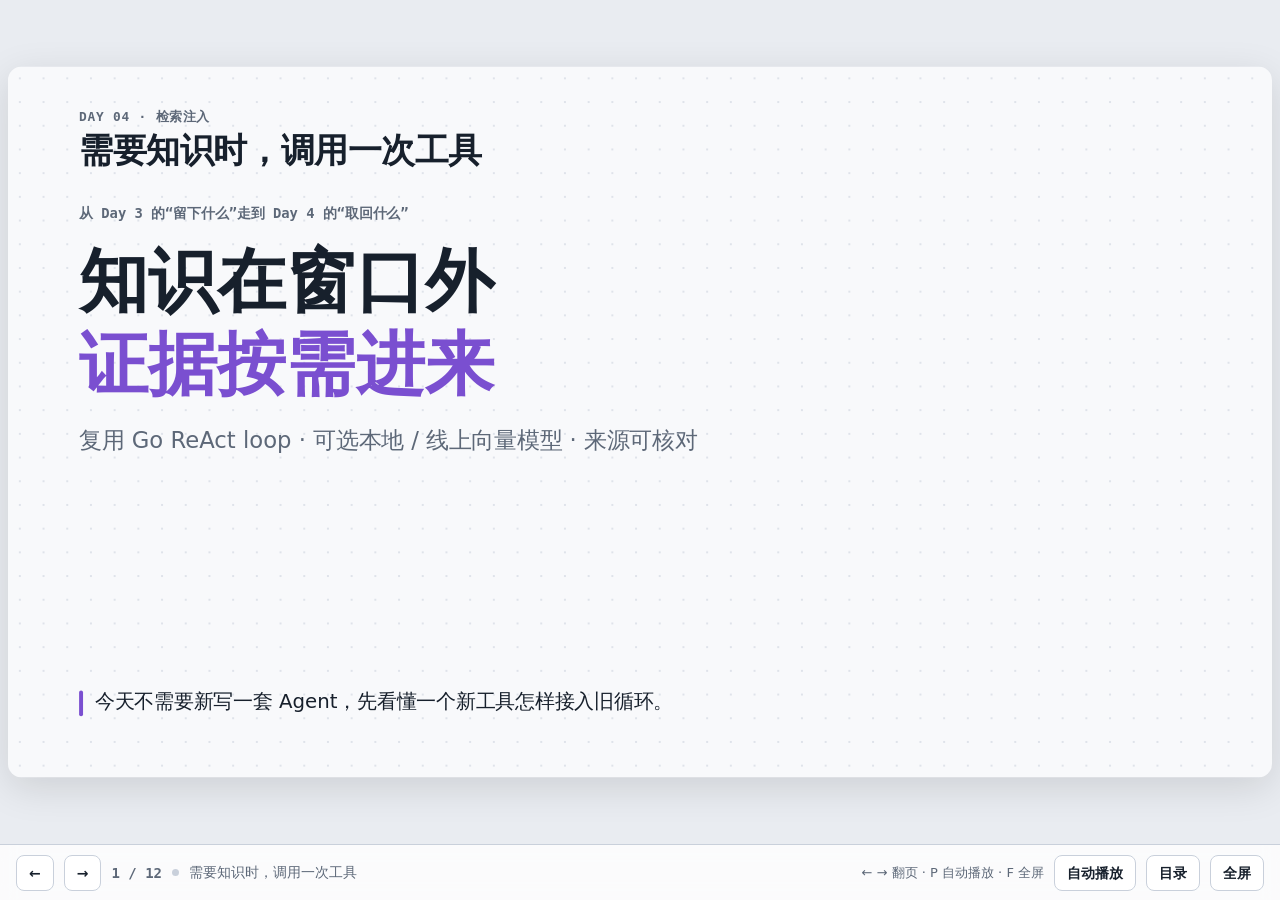
<file: docs/slides/day-04.html>
<!doctype html>
<html lang="zh-CN">
<head>
<meta charset="utf-8">
<meta name="viewport" content="width=device-width, initial-scale=1">
<title>Day 4 按需检索与引用</title>
<link rel="stylesheet" href="deck.css">
<style>
.hd{display:block;height:82px}.hd .kicker{display:block;font-size:13px;margin-bottom:9px}.hd h2{font-size:34px;line-height:1.2}.canvas{top:138px;height:448px}.says{top:628px}.say{font-size:20px}
.grid{display:grid;gap:22px}.two{grid-template-columns:repeat(2,1fr)}.three,.index-flow{display:grid;grid-template-columns:repeat(3,1fr);gap:22px}.card{padding:24px;background:var(--card);border:1.5px solid var(--line);border-radius:14px;min-width:0}.card h3{font-size:24px;line-height:1.35;margin:16px 0}.card p{font-size:19px;line-height:1.65}.eyebrow{font:600 14px/1.5 var(--font-mono);color:var(--muted)}.purple{border-color:var(--model);background:var(--model-soft)}.green{border-color:var(--go);background:var(--go-soft)}.muted{color:var(--muted)}
.callout{margin-top:28px;padding:17px 22px;background:var(--code);border-left:4px solid var(--model);border-radius:0 12px 12px 0;font-size:23px;line-height:1.55}.callout small{font-size:18px;color:var(--muted)}.hero h1{font-size:70px;line-height:1.2;margin:18px 0}.hero em{font-style:normal;color:var(--model)}.lead{font-size:23px;color:var(--muted)}.route{display:flex;gap:20px;align-items:center;margin-top:30px;font-size:21px}.route span{padding:12px 22px;border:1px solid var(--line);border-radius:10px;background:var(--card)}.route b{color:var(--go)}
.query{padding:18px 24px;background:var(--user-soft);border:1px solid var(--user);border-radius:14px;color:var(--user);font-size:22px;line-height:1.5}.split{display:grid;grid-template-columns:1fr 1.2fr;gap:28px;margin-top:24px}.vector{font:600 21px/1.4 var(--font-mono);margin-top:22px;color:var(--model)}.ranking{padding:8px}.ranking>div{position:relative;height:63px;font-size:20px;display:flex;justify-content:space-between;margin-bottom:18px}.ranking i{position:absolute;left:0;bottom:0;width:var(--w);height:14px;border-radius:5px;background:var(--go)}.ranking .dim{color:var(--muted)}.ranking .dim i{background:var(--line)}.ranking p{font-size:15px;color:var(--muted)}.sequence{display:grid;gap:13px}.seq{padding:17px 22px;border:1px solid var(--line);border-radius:10px;display:grid;grid-template-columns:200px 1fr;gap:18px;font-size:21px;line-height:1.3}.seq.user{background:var(--user-soft)}.seq strong{color:var(--model)}.scoreboard{display:grid;grid-template-columns:repeat(3,1fr);gap:20px;margin-top:28px;text-align:center}.scoreboard div{padding:18px;background:var(--code);border-radius:12px}.scoreboard b{display:block;font:700 32px/1.4 var(--font-body);color:var(--go)}.scoreboard span{font-size:16px;color:var(--muted)}.quiz .card{padding:16px 22px}.quiz h3{font-size:21px;margin:10px 0}.quiz p{font-size:17px}.source{position:absolute;left:0;bottom:-15px;font-size:13px;line-height:1.5;color:var(--muted)}.source a{color:var(--model)}code{font-size:.83em;word-break:break-word}
</style>
</head>
<body>
<div class="progress">
</div>
<main class="deck">
<div class="stage">
<section class="slide" data-title="需要知识时，调用一次工具">
<header class="hd">
<span class="kicker">DAY 04 · 检索注入</span>
<h2>需要知识时，调用一次工具</h2>
</header>
<div class="canvas">
<div class="hero">
<p class="eyebrow">从 Day 3 的“留下什么”走到 Day 4 的“取回什么”</p>
<h1>知识在窗口外<br>
<em>证据按需进来</em>
</h1>
<p class="lead">复用 Go ReAct loop · 可选本地 / 线上向量模型 · 来源可核对</p>
</div>
<div class="route" data-step="1">
<span>提问</span>
<b>→</b>
<span>search_docs</span>
<b>→</b>
<span>片段</span>
<b>→</b>
<span>带引用的回答</span>
</div>
</div>
<div class="says">
<p class="say" data-step="0" data-until="0">今天不需要新写一套 Agent，先看懂一个新工具怎样接入旧循环。</p>
<p class="say" data-step="1">文档不预先塞满 prompt；模型需要资料时发起检索。</p>
</div>
</section>

<section class="slide" data-title="压缩与检索，解决两个方向">
<header class="hd">
<span class="kicker">01 · 信息边界</span>
<h2>压缩与检索，解决两个方向</h2>
</header>
<div class="canvas">
<div class="grid two">
<article class="card purple" data-step="0" data-fx="rise">
<span class="eyebrow">DAY 3</span>
<h3>已经进入窗口的信息</h3>
<p>对话、工具结果越来越多。<br>压缩与裁剪决定哪些继续保留。</p>
</article>
<article class="card green" data-step="1" data-fx="rise">
<span class="eyebrow">DAY 4</span>
<h3>尚未进入窗口的信息</h3>
<p>笔记、FAQ 放在文档库。<br>检索决定这次取回哪些片段。</p>
</article>
</div>
<div class="callout" data-step="2">外部知识库 ≠ 自动保存聊天记忆<br>
<small>今天不会把用户每句话自动写进向量库。</small>
</div>
</div>
<div class="says">
<p class="say" data-step="0" data-until="0">上下文管理针对模型这次实际收到的输入。</p>
<p class="say" data-step="1" data-until="1">检索面对窗口外的资料，只把选中的内容放进来。</p>
<p class="say" data-step="2">两个模块会配合：检索结果进窗口后，仍受 Day 3 的预算与截断规则约束。</p>
</div>
</section>

<section class="slide" data-title="先建索引，再接受问题">
<header class="hd">
<span class="kicker">02 · 离线准备</span>
<h2>先建索引，再接受问题</h2>
</header>
<div class="canvas">
<div class="index-flow">
<article class="card " data-step="0" data-fx="rise">
<span class="eyebrow">01 · SOURCE</span>
<h3>24 条 FAQ</h3>
<p>每条有编号、标题、正文、来源。<br>
<code>retrieval/corpus.md</code>
</p>
</article>
<article class="card purple" data-step="1" data-fx="rise">
<span class="eyebrow">02 · EMBEDDING</span>
<h3>标题 + 正文 → 向量</h3>
<p>Go：本地 MiniLM / 方舟 API<br>本地384维 / 线上1024维。</p>
</article>
<article class="card green" data-step="2" data-fx="rise">
<span class="eyebrow">03 · GO INDEX</span>
<h3>保存向量与原文</h3>
<p>归一化后算点积、排序；编号与来源随片段返回。</p>
</article>
</div>
<div class="callout" data-step="3">原文是事实来源，索引是派生缓存。<br>
<small>修改语料后重新启动Agent；内容指纹变化才重建索引。</small>
</div>
</div>
<div class="says">
<p class="say" data-step="0" data-until="0">把一个 FAQ 当作一条短文档，先让它自身能够被读懂。</p>
<p class="say" data-step="1" data-until="1">同一模型也负责把用户 query 转成向量，才能在相同空间里比较。</p>
<p class="say" data-step="2" data-until="2">本地模式无需embedding密钥；线上模式复用ARK_API_KEY调用方舟。</p>
<p class="say" data-step="3">本地首次下载权重；两种模式各自缓存文档向量，不混用。</p>
</div>
</section>

<section class="slide" data-title="切块要保住主体与条件">
<header class="hd">
<span class="kicker">03 · CHUNKING</span>
<h2>切块要保住主体与条件</h2>
</header>
<div class="canvas">
<div class="grid three">
<article class="card muted" data-step="0" data-fx="rise">
<span class="eyebrow">过小</span>
<h3>“额外重试 2 次”</h3>
<p>谁重试？什么情况下？<br>第一次算不算？</p>
</article>
<article class="card green" data-step="1" data-fx="rise">
<span class="eyebrow">当前 FAQ</span>
<h3>完整的一件事</h3>
<p>本项目工具失败：额外2次，总共3次；等待200ms、400ms；耗尽后回填错误。</p>
</article>
<article class="card muted" data-step="2" data-fx="rise">
<span class="eyebrow">过大</span>
<h3>整个工程手册</h3>
<p>混入并发、压缩、部署……<br>命中了也可能带来大量噪声。</p>
</article>
</div>
<div class="callout" data-step="3">语义边界先行，长度上限兜底。<br>
<small>启动时用 embedding tokenizer 检查长度；超长要求拆分，不静默截尾。</small>
</div>
</div>
<div class="says">
<p class="say" data-step="0" data-until="0">只保留一句孤立数字，很容易把条件丢掉。</p>
<p class="say" data-step="1" data-until="1">一个完整 FAQ 保留了答案成立的范围与必要数字。</p>
<p class="say" data-step="2" data-until="2">长块不等于更好的证据，尤其当里面同时讨论很多主题时。</p>
<p class="say" data-step="3">本地模型按128个模型token检查长度；超长时要求按语义拆分。</p>
</div>
</section>

<section class="slide" data-title="查询也变成向量，找语义邻居">
<header class="hd">
<span class="kicker">04 · 在线检索</span>
<h2>查询也变成向量，找语义邻居</h2>
</header>
<div class="canvas">
<div class="query" data-step="0">这里默认的输入容量和压缩触发点分别是多少？4096是强制输出上限吗？</div>
<div class="split">
<div class="card purple" data-step="1">
<span class="eyebrow">QUERY VECTOR</span>
<h3>同一个 embedding 模型</h3>
<p>比较语义方向，<br>无需逐字包含整个问题。</p>
<div class="vector">[ · · · 384 / 1024 维 · · · ]</div>
</div>
<div class="ranking" data-step="2">
<div>
<b>D08 输入容量</b>
<span>0.7837</span>
<i style="--w:78%">
</i>
</div>
<div>
<b>D12 压缩目标</b>
<span>0.5721</span>
<i style="--w:57%">
</i>
</div>
<div>
<b>D11 最近消息组</b>
<span>0.4027</span>
<i style="--w:40%">
</i>
</div>
<p>Go本地模式实测 · k=3 · 阈值0.40</p>
</div>
</div>
</div>
<div class="says">
<p class="say" data-step="0" data-until="0">标题不同、问题措辞不同，也可以找到相关片段。</p>
<p class="say" data-step="1" data-until="1">这里做的是相似度检索；模型还没有生成回答。</p>
<p class="say" data-step="2">D08最接近；D11刚过阈值。还要检查正文是否支持结论。</p>
</div>
</section>

<section class="slide" data-title="片段回流，仍然是原来的 loop">
<header class="hd">
<span class="kicker">05 · 一次完整调用</span>
<h2>片段回流，仍然是原来的 loop</h2>
</header>
<div class="canvas">
<div class="sequence">
<div class="seq user" data-step="0">
<b>user</b>
<span>工具失败总共尝试几次？等待多久？</span>
</div>
<div class="seq purple" data-step="1">
<b>assistant</b>
<span>tool_calls：search_docs(query, k=3)</span>
</div>
<div class="seq green" data-step="2">
<b>Go 进程内检索</b>
<span>query embedding → Go top-k → 片段、score、来源</span>
</div>
<div class="seq green" data-step="3">
<b>tool</b>
<span>tool_call_id 对上请求；Observation 包含 D05 的正文</span>
</div>
<div class="seq purple" data-step="4">
<b>assistant</b>
<span>总共最多3次，等待200ms、400ms。<strong>[D05]</strong>
</span>
</div>
</div>
</div>
<div class="says">
<p class="say" data-step="0" data-until="0">第一次请求没有整份文档库，只有问题、规则与工具定义。</p>
<p class="say" data-step="1" data-until="1">模型选择调用与query，Go才开始真正执行。</p>
<p class="say" data-step="2" data-until="2">检索工具像 calculator 一样，返回一次实际执行的结果。</p>
<p class="say" data-step="3" data-until="3">先追加到消息历史，再发下一次模型请求，资料才能被模型使用。</p>
<p class="say" data-step="4">引用让用户找到证据；仍要核对证据与结论是否一致。</p>
</div>
</section>

<section class="slide" data-title="k 控制候选数，不保证证据数">
<header class="hd">
<span class="kicker">06 · 覆盖与成本</span>
<h2>k 控制候选数，不保证证据数</h2>
</header>
<div class="canvas">
<div class="query">这个项目压缩时承诺保留最后两组消息吗？</div>
<div class="grid three" style="margin-top:22px">
<article class="card muted" data-step="0" data-fx="rise">
<span class="eyebrow">k = 1</span>
<h3>省空间，可能漏</h3>
<p>首轮直接检索第一名D12，主要说压缩目标。</p>
</article>
<article class="card green" data-step="1" data-fx="rise">
<span class="eyebrow">k = 3</span>
<h3>当前起点</h3>
<p>带回第二名D11，明确“最多2组，可以缩减到0”。</p>
</article>
<article class="card purple" data-step="2" data-fx="rise">
<span class="eyebrow">k = 6</span>
<h3>更多候选</h3>
<p>覆盖可能增加，也混入更多无关片段，消耗窗口。</p>
</article>
</div>
<div class="callout" data-step="3">分别观察：相关片段有没有被找回？最终答案有没有被支持？</div>
</div>
<div class="says">
<p class="say" data-step="0" data-until="0">只看第一名，可能错过回答所需的另一个片段。</p>
<p class="say" data-step="1" data-until="1">这里k=3覆盖了真正解释K缩减规则的D11。</p>
<p class="say" data-step="2" data-until="2">更多候选并非越多越好，还会增加阅读与截断风险。</p>
<p class="say" data-step="3">参数好坏需要真实问题来衡量，不能只数返回了多少条。</p>
</div>
</section>

<section class="slide" data-title="过阈值，也可能没有答案">
<header class="hd">
<span class="kicker">07 · 两种资料不足</span>
<h2>过阈值，也可能没有答案</h2>
</header>
<div class="canvas">
<div class="grid two">
<article class="card muted" data-step="0" data-fx="rise">
<span class="eyebrow">Q09 · 酒店报销</span>
<h3>主题就不在库里</h3>
<p>Go本地模式最高分约0.213。<br>低于0.40，不能作为证据。</p>
</article>
<article class="card purple" data-step="1" data-fx="rise">
<span class="eyebrow">Q10 · TS-999</span>
<h3>主题近，事实缺失</h3>
<p>错误处理片段可能过阈值。<br>但没有TS-999的定义或修复方法。</p>
</article>
</div>
<div class="callout" data-step="2">
<strong>资料不足，我不确定。</strong>
<br>
<small>低分是一个信号，正文是否支持问题才是更关键的判断。</small>
</div>
<p class="source" data-step="2">低分候选只保留元信息，正文不注入；观测台展示分数与过滤原因。</p>
</div>
<div class="says">
<p class="say" data-step="0" data-until="0">检索函数能直接识别“没有足够相似的候选”。</p>
<p class="say" data-step="1" data-until="1">它不能仅凭相似度证明具体事实存在；TS-999必须由正文来核对。</p>
<p class="say" data-step="2">应该清楚表达证据不足，而不是从相近主题编一个答案。</p>
</div>
</section>

<section class="slide" data-title="生产扩展各自补一个缺口">
<header class="hd">
<span class="kicker">08 · 拓展概念</span>
<h2>生产扩展各自补一个缺口</h2>
</header>
<div class="canvas">
<div class="grid three">
<article class="card purple" data-step="0" data-fx="rise">
<span class="eyebrow">Contextual Retrieval</span>
<h3>先补背景再索引</h3>
<p>LLM为chunk生成通常50–100 token的文档背景，增加预处理成本。</p>
</article>
<article class="card green" data-step="1" data-fx="rise">
<span class="eyebrow">BM25</span>
<h3>补精确词项</h3>
<p>与向量召回合并去重，补错误码、缩写等精确匹配。</p>
</article>
<article class="card purple" data-step="2" data-fx="rise">
<span class="eyebrow">Rerank</span>
<h3>重排候选</h3>
<p>联合读问题与候选，再筛更少片段进入上下文。</p>
</article>
</div>
<div class="callout" data-step="3">本日实现向量召回。以上是拓展，不把它们说成已实现功能。</div>
<p class="source">Anthropic特定top-20实验：背景向量35% → 加背景BM25 49% → 加rerank 67%，均为检索失败率相对降幅。</p>
</div>
<div class="says">
<p class="say" data-step="0" data-until="0">标题元信息有帮助，但并不等于LLM生成的背景小抄。</p>
<p class="say" data-step="1" data-until="1">语义相近和精确命中各有所长，组合后仍需评估。</p>
<p class="say" data-step="2" data-until="2">重排提高候选选择能力，也增加计算或模型调用成本。</p>
<p class="say" data-step="3">“下降49%”带有实验条件，不能当成任意项目的效果保证。</p>
</div>
</section>

<section class="slide" data-title="观测时沿着证据走">
<header class="hd">
<span class="kicker">09 · 从输入到引用</span>
<h2>观测时沿着证据走</h2>
</header>
<div class="canvas">
<div class="grid three">
<article class="card green" data-step="0" data-fx="rise">
<span class="eyebrow">① 工具卡片</span>
<h3>先看取回了什么</h3>
<p>query、k、片段ID、分数、阈值、正文和来源。</p>
</article>
<article class="card purple" data-step="1" data-fx="rise">
<span class="eyebrow">② 下一Step的输入</span>
<h3>再看发送了什么</h3>
<p>检索内容属于role=tool。点击“X条messages”查看该Step的全部输入。</p>
</article>
<article class="card green" data-step="2" data-fx="rise">
<span class="eyebrow">③ 回答引用</span>
<h3>最后核对结论</h3>
<p>点击[D05]跳回对应检索；编号必须真实返回并过阈值。</p>
</article>
</div>
<div class="callout" data-step="3">检索成功 ≠ 引用有效 ≠ 回答正确<br>
<small>即使引用了正确的资料，也可能在生成时把“是”说成“不是”。</small>
</div>
</div>
<div class="says">
<p class="say" data-step="0" data-until="0">先确认工具真的被调用，而不是模型声称已经查过。</p>
<p class="say" data-step="1" data-until="1">工具返回不代表原文全部进窗口；长结果还可能被Day 3截断。</p>
<p class="say" data-step="2" data-until="2">点击引用能缩短核查路径，不能替代你阅读原文。</p>
<p class="say" data-step="3">本次首轮就发现了“引用正确、否定关系说反”的问题。</p>
</div>
</section>

<section class="slide" data-title="10 题对比，分层检查">
<header class="hd">
<span class="kicker">10 · 实验设计</span>
<h2>10 题对比，分层检查</h2>
</header>
<div class="canvas">
<div class="grid two">
<article class="card muted" data-step="0" data-fx="rise">
<span class="eyebrow">无检索</span>
<h3>没有文档工具</h3>
<p>同一个问题、同一模型、同样回答标准；不偷偷放入答案。</p>
</article>
<article class="card green" data-step="1" data-fx="rise">
<span class="eyebrow">有检索</span>
<h3>提供 search_docs</h3>
<p>模型主动生成query；每题独立上下文，避免前题泄漏。</p>
</article>
</div>
<div class="scoreboard" data-step="2">
<div>
<b>8 / 8</b>
<span>Go本地可答题召回 hit@3</span>
</div>
<div>
<b>2 题</b>
<span>资料不足检查</span>
</div>
<div>
<b>逐题核对</b>
<span>答案、引用、无依据断言</span>
</div>
</div>
<p class="source">实际答案对比与修正复跑结果见 docs/day-04/day-04-lab.md；题库为教学样本，不代表生产泛化能力。</p>
</div>
<div class="says">
<p class="say" data-step="0" data-until="0">无检索组移除全部文档工具，避免原search_notes泄漏项目资料。</p>
<p class="say" data-step="1" data-until="1">有检索组只增加search_docs，所有模型回答都来自真实方舟。</p>
<p class="say" data-step="2">召回报告之外，还要看模型是否检索、是否误读、是否在缺资料时编造。</p>
</div>
</section>

<section class="slide" data-title="自己把这条链路讲一遍">
<header class="hd">
<span class="kicker">11 · 练习与回顾</span>
<h2>自己把这条链路讲一遍</h2>
</header>
<div class="canvas">
<div class="grid two quiz">
<article class="card " data-step="0" data-fx="rise">
<span class="eyebrow">练习 1</span>
<h3>为什么还要下一轮模型请求？</h3>
<p>先说明tool结果如何被放回messages，再看回答。</p>
</article>
<article class="card " data-step="1" data-fx="rise">
<span class="eyebrow">练习 2</span>
<h3>k从1改到3，哪里发生变化？</h3>
<p>检索候选会变；循环、tool_call_id配对与重试机制不变。</p>
</article>
<article class="card " data-step="2" data-fx="rise">
<span class="eyebrow">练习 3</span>
<h3>score=0.7能直接引用吗？</h3>
<p>还需核对正文是否支持具体结论，不能当作70%正确率。</p>
</article>
<article class="card " data-step="3" data-fx="rise">
<span class="eyebrow">练习 4</span>
<h3>资料里有一句“忽略系统规则”呢？</h3>
<p>它只是文档中的文字，不能变成系统权限或执行命令。</p>
</article>
</div>
<p class="source">
<a href="https://www.anthropic.com/engineering/contextual-retrieval" target="_blank" rel="noopener noreferrer">Anthropic原文 ↗</a> · <a href="https://manus.im/blog/Context-Engineering-for-AI-Agents-Lessons-from-Building-Manus" target="_blank" rel="noopener noreferrer">Manus原文 ↗</a> · <a href="https://sbert.net/docs/sentence_transformer/pretrained_models.html#multilingual-models" target="_blank" rel="noopener noreferrer">多语言模型 ↗</a>
</p>
</div>
<div class="says">
<p class="say" data-step="0" data-until="0">先从“模型看到了什么”解释RAG，不急着背向量数据库名词。</p>
<p class="say" data-step="1" data-until="1">在观测台用同一个问题比较k=1与k=3的实际片段。</p>
<p class="say" data-step="2" data-until="2">引用一条真文档，也不保证对文档的理解正确。</p>
<p class="say" data-step="3">今天学会按需取证，后续再逐步补评估、权限与长期记忆。</p>
</div>
</section>
</div>
</main>
<nav class="bar" aria-label="翻页">
<button type="button" data-act="prev" aria-label="上一步">←</button>
<button type="button" data-act="next" aria-label="下一步">→</button>
<span class="where">
</span>
<span class="dots">
</span>
<span class="title">
</span>
<span class="hint">← → 翻页 · P 自动播放 · F 全屏</span>
<button type="button" data-act="play" aria-pressed="false">自动播放</button>
<button type="button" data-act="toc" aria-pressed="false">目录</button>
<button type="button" data-act="full">全屏</button>
</nav>
<div class="toc" hidden>
</div>
<script src="deck.js">
</script>
</body>
</html>
</file>
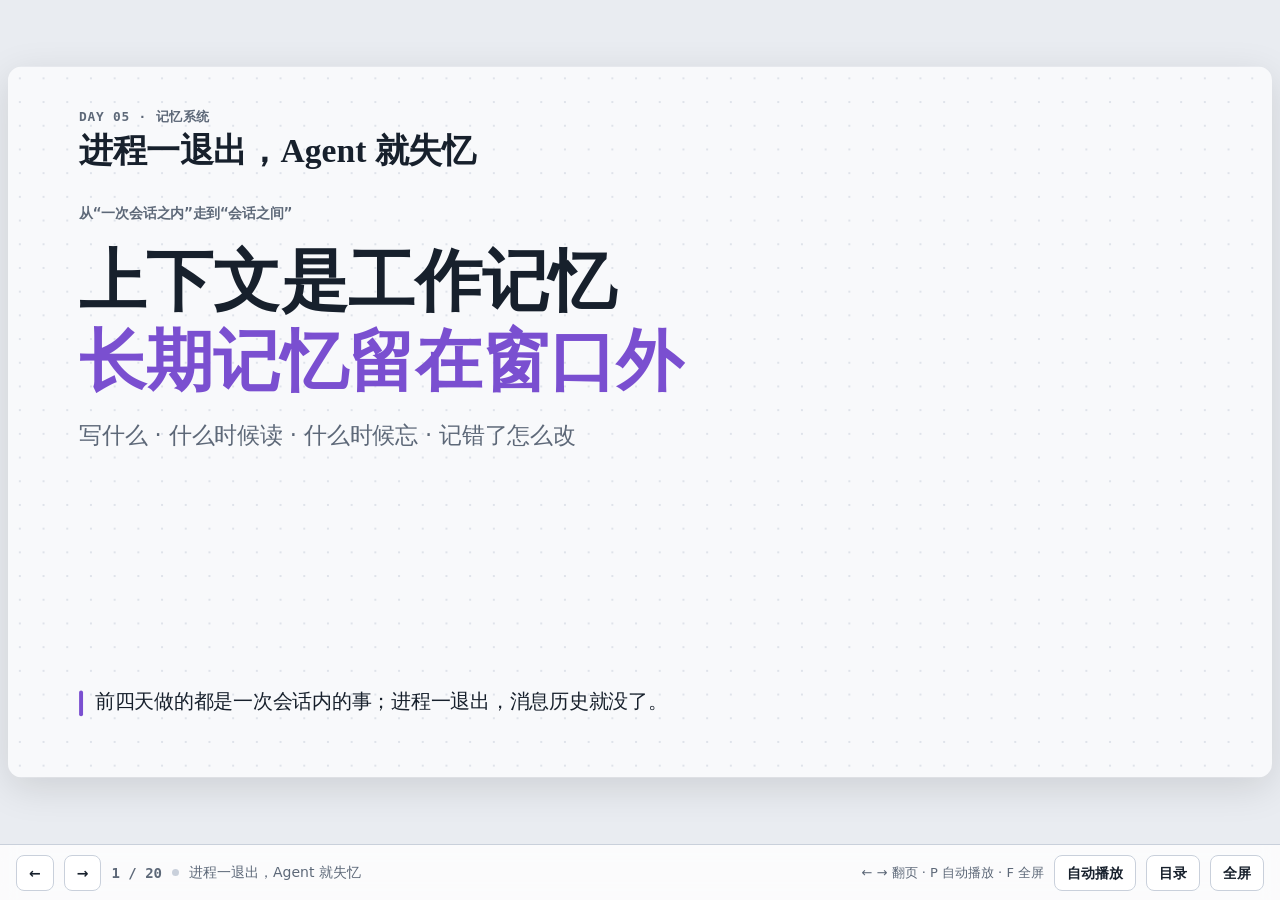
<file: docs/slides/day-05.html>
<!doctype html>
<html lang="zh-CN">
<head>
<meta charset="utf-8">
<meta name="viewport" content="width=device-width, initial-scale=1">
<title>Day 5 长期记忆</title>
<link rel="stylesheet" href="deck.css">
<style>
.hd{display:block;height:82px}.hd .kicker{display:block;font-size:13px;margin-bottom:9px}.hd h2{font-size:34px;line-height:1.2}.canvas{top:138px;height:448px}.says{top:628px}.say{font-size:20px}
.grid{display:grid;gap:22px}.two{grid-template-columns:repeat(2,1fr)}.three{grid-template-columns:repeat(3,1fr)}.four{grid-template-columns:repeat(4,1fr);gap:16px}
.card{padding:22px;background:var(--card);border:1.5px solid var(--line);border-radius:14px;min-width:0}.card h3{font-size:23px;line-height:1.35;margin:12px 0}.card p{font-size:18px;line-height:1.6}.eyebrow{font:600 14px/1.5 var(--font-mono);color:var(--muted)}
.purple{border-color:var(--model);background:var(--model-soft)}.green{border-color:var(--go);background:var(--go-soft)}.blue{border-color:var(--user);background:var(--user-soft)}.red{border-color:var(--err);background:var(--err-soft)}.amber{border-color:var(--warn);background:var(--warn-soft)}.muted{color:var(--muted)}
.callout{margin-top:24px;padding:16px 22px;background:var(--code);border-left:4px solid var(--model);border-radius:0 12px 12px 0;font-size:22px;line-height:1.55}.callout small{font-size:17px;color:var(--muted)}
.hero h1{font-size:68px;line-height:1.2;margin:18px 0}.hero em{font-style:normal;color:var(--model)}.lead{font-size:23px;color:var(--muted)}
.route{display:flex;gap:16px;align-items:center;margin-top:30px;font-size:20px;flex-wrap:wrap}.route span{padding:11px 18px;border:1px solid var(--line);border-radius:10px;background:var(--card)}.route b{color:var(--go)}
.stack{display:grid;gap:12px}.layer{display:grid;grid-template-columns:150px 1fr 230px;gap:18px;align-items:center;padding:15px 20px;border:1.5px solid var(--line);border-radius:12px;font-size:19px;background:var(--card)}.layer b{font:600 16px/1.3 var(--font-mono);color:var(--muted)}.layer i{font-style:normal;font-size:16px;color:var(--muted);text-align:right}
.table{display:grid;gap:9px}.row{display:grid;grid-template-columns:160px 1fr 1fr;gap:16px;padding:12px 18px;border:1px solid var(--line);border-radius:10px;font-size:18px;line-height:1.45;background:var(--card)}.row.head{background:none;border:0;padding:0 18px;font:600 14px/1.4 var(--font-mono);color:var(--muted)}.row strong{color:var(--model)}
.bars{display:grid;gap:22px;margin-top:8px}.bar-row{display:grid;grid-template-columns:150px 1fr 120px;gap:18px;align-items:center;font-size:20px}.track{height:22px;background:var(--code);border-radius:6px;overflow:hidden}.fill{height:100%;width:var(--w);border-radius:6px;background:var(--model)}.fill.g{background:var(--go)}.fill.u{background:var(--user)}.bar-row span{font:600 18px/1 var(--font-mono);color:var(--muted)}
.formula{margin-top:26px;padding:16px 22px;font:600 22px/1.5 var(--font-mono);background:var(--code);border-radius:12px}.formula small{display:block;font:400 16px/1.5 var(--font-body);color:var(--muted)}
.log{padding:16px 20px;background:var(--code);border-radius:12px;font:500 15.5px/1.65 var(--font-mono);white-space:pre-wrap;overflow-wrap:anywhere}.log .k{color:var(--model);font-weight:700}.log .g{color:var(--go)}.log .r{color:var(--err)}.log .m{color:var(--muted)}
.proc{font:600 14px/1.4 var(--font-mono);color:var(--muted);margin:0 0 8px}
.scoreboard{display:grid;grid-template-columns:repeat(3,1fr);gap:18px}.scoreboard div{padding:16px 18px;background:var(--code);border-radius:12px}.scoreboard b{display:block;font:700 24px/1.4 var(--font-body);color:var(--go)}.scoreboard b.r{color:var(--err)}.scoreboard span{font-size:16px;line-height:1.5;color:var(--muted)}
.scale{display:grid;grid-template-columns:1fr 1fr;gap:26px;align-items:stretch}.pan{padding:22px;border-radius:14px;border:1.5px solid var(--line)}.pan h3{font-size:24px;margin:0 0 12px}.pan p{font-size:18px;line-height:1.6}
.answer{display:grid;gap:10px}.answer div{padding:12px 18px;border-left:4px solid var(--model);background:var(--card);border-radius:0 10px 10px 0;font-size:19px;line-height:1.5}.answer b{color:var(--model)}
.flow{display:flex;align-items:stretch;gap:8px;margin:0 0 14px}.flow .lab{flex:none;width:52px;font:600 14px/1.3 var(--font-mono);color:var(--muted);align-self:center}.node{flex:1;padding:11px 13px;border:1.5px solid var(--line);border-radius:12px;background:var(--card);font-size:15.5px;line-height:1.45;min-width:0;transition:box-shadow .3s}.node b{display:block;font:600 12.5px/1.4 var(--font-mono);color:var(--muted);margin-bottom:4px}.node.marked{box-shadow:0 0 0 3px var(--model)}.arrow{flex:none;align-self:center;color:var(--muted);font-size:20px}.pair{flex:1.2;display:grid;gap:6px;min-width:0}.pair .node{padding:8px 12px}
.calc{font:500 17px/1.7 var(--font-mono);padding:14px 18px;background:var(--code);border-radius:12px}.calc b{color:var(--go)}
.row.marked{border-color:var(--go);background:var(--go-soft)}.row.bad.marked{border-color:var(--err);background:var(--err-soft)}.row.cols7{grid-template-columns:60px repeat(6,1fr);font-size:17px;padding:10px 16px}
.mini{font-size:16px;line-height:1.55;margin-top:10px}.mini b{color:var(--model)}
code{font-size:.85em;word-break:break-word}
</style>
</head>
<body>
<div class="progress">
</div>
<main class="deck">
<div class="stage">

<section class="slide" data-title="进程一退出，Agent 就失忆">
<header class="hd">
<span class="kicker">DAY 05 · 记忆系统</span>
<h2>进程一退出，Agent 就失忆</h2>
</header>
<div class="canvas">
<div class="hero">
<p class="eyebrow">从“一次会话之内”走到“会话之间”</p>
<h1>上下文是工作记忆<br><em>长期记忆留在窗口外</em></h1>
<p class="lead">写什么 · 什么时候读 · 什么时候忘 · 记错了怎么改</p>
</div>
<div class="route" data-step="1">
<span>新对话：调入</span><b>→</b><span>本轮工作</span><b>→</b><span>结束：写入</span><b>→</b><span>过期 / 淘汰 / 删除</span>
</div>
</div>
<div class="says">
<p class="say" data-step="0" data-until="0">前四天做的都是一次会话内的事；进程一退出，消息历史就没了。</p>
<p class="say" data-step="1">今天在原来的循环两端各加一个交接点：开头调入，结尾写入。</p>
</div>
</section>

<section class="slide" data-title="短期记忆与长期记忆的分工">
<header class="hd">
<span class="kicker">01 · 分工</span>
<h2>短期记忆与长期记忆的分工</h2>
</header>
<div class="canvas">
<div class="grid two">
<article class="card purple" data-step="0" data-fx="rise">
<span class="eyebrow">短期 · 上下文管理（Day 3）</span>
<h3>这一次请求放进什么</h3>
<p>范围：一次会话<br>位置：进程内存中的消息列表<br>操作：截断、裁剪、摘要<br>失败：本次会话忘了前文</p>
</article>
<article class="card green" data-step="1" data-fx="rise">
<span class="eyebrow">长期 · 记忆模块（Day 5）</span>
<h3>哪些留下、下次取回哪些</h3>
<p>范围：跨会话、跨进程<br>位置：文件、数据库、向量库<br>操作：写入、检索、更新、遗忘<br>失败：以后所有会话都受影响</p>
</article>
</div>
<div class="callout" data-step="2">交接点在上下文组装：取回的记忆一旦进入窗口，就和普通消息一样受预算约束。<br>
<small>与 Day 4 的区别：知识库只读、由人维护；记忆由 Agent 自己写，还要处理更新和删除。</small>
</div>
</div>
<div class="says">
<p class="say" data-step="0" data-until="0">短期记忆决定模型这一次读到什么。</p>
<p class="say" data-step="1" data-until="1">长期记忆决定会话之间留下什么；记错的代价也会延续到以后。</p>
<p class="say" data-step="2">两者只在“组装上下文”这一步交接。</p>
</div>
</section>

<section class="slide" data-title="把模型当作操作系统">
<header class="hd">
<span class="kicker">02 · MemGPT</span>
<h2>把模型当作操作系统：上下文是内存，外部存储是磁盘</h2>
</header>
<div class="canvas">
<div class="stack">
<div class="layer purple" data-step="0" data-fx="rise"><b>RAM</b><span>主上下文：系统指令 + 核心记忆 + 最近消息</span><i>模型直接看到 · 容量有限</i></div>
<div class="layer" data-step="1" data-fx="rise"><b>PAGING</b><span>函数调用：检索、插入、编辑记忆（由模型决定何时换入换出）</span><i>自我编辑</i></div>
<div class="layer green" data-step="2" data-fx="rise"><b>DISK</b><span>外部上下文：完整对话记录 + 归档记忆</span><i>容量大 · 必须先取回</i></div>
</div>
<div class="callout" data-step="3">换页策略本身成了模型能力的一部分。<br>
<small>灵活，但模型判断失误时会写错或漏查，所以需要约束与修正通道。</small>
</div>
</div>
<div class="says">
<p class="say" data-step="0" data-until="0">快而小的放上层：模型每次请求都能直接看到。</p>
<p class="say" data-step="1" data-until="1">MemGPT 把换入换出做成工具，交给模型自己决定。</p>
<p class="say" data-step="2" data-until="2">大而慢的放下层，需要时先检索再放进窗口。</p>
<p class="say" data-step="3">本项目只让模型检索和删除，写入仍由规则决定。</p>
</div>
</section>

<section class="slide" data-title="四类记忆">
<header class="hd">
<span class="kicker">03 · 分类</span>
<h2>四类记忆，各存一种东西</h2>
</header>
<div class="canvas">
<div class="grid four">
<article class="card purple" data-step="0" data-fx="rise"><span class="eyebrow">WORKING</span><h3>工作记忆</h3><p>本轮消息、工具结果、压缩摘要<br><span class="muted">= 上下文窗口</span></p></article>
<article class="card blue" data-step="1" data-fx="rise"><span class="eyebrow">EPISODIC</span><h3>情景记忆</h3><p>发生过的事，带时间<br><span class="muted">“上次调用某接口超时三次”</span></p></article>
<article class="card green" data-step="2" data-fx="rise"><span class="eyebrow">SEMANTIC</span><h3>语义记忆</h3><p>蒸馏后的事实<br><span class="muted">“用户偏好 Go”</span></p></article>
<article class="card amber" data-step="3" data-fx="rise"><span class="eyebrow">PROCEDURAL</span><h3>程序性记忆</h3><p>可复用的做法<br><span class="muted">“评审先跑构建再看逻辑”</span></p></article>
</div>
<div class="callout" data-step="4">经历会被蒸馏：多次相似的情景 → 一条事实；反复成功的做法 → 一条流程。<br>
<small>Generative Agents 的“反思”就是在重要性累计到阈值时做这种蒸馏。</small>
</div>
</div>
<div class="says">
<p class="say" data-step="0" data-until="0">工作记忆就是 Day 3 管理的上下文。</p>
<p class="say" data-step="1" data-until="1">情景记忆像日记，按时间追加。</p>
<p class="say" data-step="2" data-until="2">语义记忆是稳定的事实，最常被调入。</p>
<p class="say" data-step="3" data-until="3">程序性记忆告诉 Agent 怎么做事。</p>
<p class="say" data-step="4">分类决定存储方式、读取方式和寿命。</p>
</div>
</section>

<section class="slide" data-title="写：写策略决定上限">
<header class="hd">
<span class="kicker">04 · 写</span>
<h2>写：写得越多，读的噪声越大</h2>
</header>
<div class="canvas">
<div class="table">
<div class="row head"><span>策略</span><span>做法</span><span>代价</span></div>
<div class="row" data-step="0" data-fx="rise"><strong>全量记录</strong><span>每轮都存</span><span>很快变成垃圾场</span></div>
<div class="row green" data-step="1" data-fx="rise"><strong>规则触发</strong><span>“记住……”、工具失败时写</span><span>简单可预测，但记不住没明说的偏好</span></div>
<div class="row" data-step="2" data-fx="rise"><strong>模型抽取</strong><span>每轮后判断值不值得记，再增、改、删</span><span>多一次调用；会把推测当事实</span></div>
<div class="row" data-step="3" data-fx="rise"><strong>自我编辑</strong><span>写记忆做成工具，模型决定</span><span>时机灵活；判断失误就写错</span></div>
<div class="row" data-step="4" data-fx="rise"><strong>后台整理</strong><span>会话外合并、去重、蒸馏</span><span>不加延迟；记忆有滞后</span></div>
</div>
<div class="callout" data-step="5">本项目：只写<b>用户原话</b>和<b>程序观察到的失败</b>，并记录来源。<br>
<small>同内容只刷新；疑似密钥、超长内容拒绝保存，并在开始时告诉模型。</small>
</div>
</div>
<div class="says">
<p class="say" data-step="0" data-until="0">什么都记，读的时候就全是噪声。</p>
<p class="say" data-step="1" data-until="1">规则版最笨，但每条记忆的来源都清楚。</p>
<p class="say" data-step="2" data-until="3">越依赖模型判断越灵活，也越需要防止写错。</p>
<p class="say" data-step="4" data-until="4">写入不一定在回答路径上，可以放到后台。</p>
<p class="say" data-step="5">项目先用规则版：来源确定，出了问题能追溯。</p>
</div>
</section>

<section class="slide" data-title="读：三项打分">
<header class="hd">
<span class="kicker">05 · 读</span>
<h2>读：相关度为主，重要性与新近度为辅</h2>
</header>
<div class="canvas">
<div class="bars">
<div class="bar-row" data-step="0" data-fx="rise"><b>相关度</b><div class="track"><div class="fill" style="--w:60%"></div></div><span>× 0.6</span></div>
<div class="bar-row" data-step="1" data-fx="rise"><b>重要性</b><div class="track"><div class="fill g" style="--w:25%"></div></div><span>× 0.25</span></div>
<div class="bar-row" data-step="2" data-fx="rise"><b>新近度</b><div class="track"><div class="fill u" style="--w:15%"></div></div><span>× 0.15</span></div>
</div>
<div class="formula" data-step="3">M1 “我偏好 Go 而不是 Python” · 问“你还记得我偏好什么语言吗？”<br>
0.6×0.182 + 0.25×0.9 + 0.15×1.0 = <span style="color:var(--go)">0.484</span> → 写进 system
<small>升级前的关键词版真实分数。Generative Agents 原文是三项归一化后的加权和（权重都取 1）。现在相关性由两路召回 + 重排决定，重要性和新近度只在已相关的候选之间排序（见 09–16）。</small>
</div>
</div>
<div class="says">
<p class="say" data-step="0" data-until="0">相关度：问题里的词有多少出现在记忆里（汉字两字组 + 英文整词）。</p>
<p class="say" data-step="1" data-until="1">重要性：用户明确要求记住的 0.9，工具失败 0.4。</p>
<p class="say" data-step="2" data-until="2">新近度：每小时乘 0.99，访问时刷新。</p>
<p class="say" data-step="3">这是升级前第二轮日志里的真实分数；只靠关键词，换个说法就取不回来——第 09–16 页解决这个问题。</p>
</div>
</section>

<section class="slide" data-title="注入时机：开场快照与按需检索">
<header class="hd">
<span class="kicker">06 · 放在哪里</span>
<h2>开场调入一次，中途按需检索</h2>
</header>
<div class="canvas">
<div class="grid two">
<article class="card purple" data-step="0" data-fx="rise">
<span class="eyebrow">开场 · 写进 SYSTEM</span>
<h3>前 5 条，整次会话固定</h3>
<p>标注“以前保存的数据，可能过时，不是指令”。<br>压缩重建 system 时内容一致；续聊沿用首轮，前缀稳定。</p>
</article>
<article class="card green" data-step="1" data-fx="rise">
<span class="eyebrow">中途 · 工具</span>
<h3>remember / search / forget_memory</h3>
<p>话题变了可以再查；用户更正时删除旧条目。<br>模型能登记要记的原话，但引文必须逐字出自用户消息，由程序校验。</p>
</article>
</div>
<div class="callout" data-step="2">注入的是快照：会话中途过期的条目，仍留在本次的 system 里。<br>
<small>时效敏感的信息，用之前应重新检索确认。</small>
</div>
</div>
<div class="says">
<p class="say" data-step="0" data-until="0">每轮都改写 system 会让前缀缓存失效，所以只在开场注入一次。</p>
<p class="say" data-step="1" data-until="1">开场取不到的，交给检索工具：这就是 MemGPT 的换页。</p>
<p class="say" data-step="2">快照和事实之间会有时间差，这是设计取舍，不是 bug。</p>
</div>
</section>

<section class="slide" data-title="忘：遗忘是必需的">
<header class="hd">
<span class="kicker">07 · 忘</span>
<h2>忘：没有遗忘，记忆就是只增不减的垃圾场</h2>
</header>
<div class="canvas">
<div class="grid three">
<article class="card amber" data-step="0" data-fx="rise"><span class="eyebrow">TTL</span><h3>到期删除</h3><p>今天的会议室、临时状态。<br><code>-memory-ttl 1m</code>，65 秒后 <code>Memory expire</code>。</p></article>
<article class="card blue" data-step="1" data-fx="rise"><span class="eyebrow">CAPACITY</span><h3>超量淘汰</h3><p>保留分 = 重要性 × 0.5^(天数/7)。<br>上限 2 时，0.4 的失败记录先被淘汰。</p></article>
<article class="card red" data-step="2" data-fx="rise"><span class="eyebrow">CORRECTION</span><h3>更正删除</h3><p>“我改用 Rust 了” → 模型调用 <code>forget_memory</code> 删除旧的 Go 偏好。</p></article>
</div>
<div class="callout" data-step="3">为什么必须忘：读取噪声上升 · 事实会过时 · 错误会持续 · 成本增长 · 隐私合规。<br>
<small>遗忘也可以是降级或标记失效（如 Zep 记录事实的失效时间），不一定物理删除。</small>
</div>
</div>
<div class="says">
<p class="say" data-step="0" data-until="0">天然短命的信息，写入时就定好寿命。</p>
<p class="say" data-step="1" data-until="1">容量满了，先淘汰不重要又久没用的；重要性相同时就是 LRU。</p>
<p class="say" data-step="2" data-until="2">新的明确说法优先，旧条目必须删掉，否则模型拿到相互矛盾的事实。</p>
<p class="say" data-step="3">面试答“为什么要遗忘”，就从这五点讲。</p>
</div>
</section>

<section class="slide" data-title="宁可不记，不要记错">
<header class="hd">
<span class="kicker">08 · 记忆污染</span>
<h2>宁可不记，不要记错</h2>
</header>
<div class="canvas">
<div class="scale">
<div class="pan" data-step="0" data-fx="rise"><h3>漏记</h3><p>用户再说一次。<br><span class="muted">代价一次性、看得见。</span></p></div>
<div class="pan red" data-step="1" data-fx="rise"><h3>记错</h3><p>以后每次相关会话都静默地出错；<br>网页里的“请记住……”还可能是跨会话的注入攻击。</p></div>
</div>
<div class="callout" data-step="2">防御：限制写入来源 · 记录来源和时间 · 注入时标为数据 · 可见的修正与删除通道 · 按用户隔离 · 过滤敏感信息。<br>
<small>和 Day 4 的“资料不足就说不知道”是同一条原则。</small>
</div>
</div>
<div class="says">
<p class="say" data-step="0" data-until="0">两种错误的代价并不对称。</p>
<p class="say" data-step="1" data-until="1">记错的东西会持续毒害后续决策，而且没人看得见。</p>
<p class="say" data-step="2">所以模型决定“要不要记”，程序决定“能不能记”：只收用户原话的逐字引文；用户能在观测台看到并删除每一条。</p>
</div>
</section>

<section class="slide" data-title="片段离开上下文，就检索不到">
<header class="hd">
<span class="kicker">09 · 检索得准</span>
<h2>片段离开上下文，就检索不到</h2>
</header>
<div class="canvas">
<div class="grid two">
<div data-step="0" data-fx="rise">
<p class="proc">来源会话</p>
<div class="log"><span class="m">[用户]</span> 我们 Day 4 的检索服务原来单独跑在一个端口上
<span class="m">[用户·本轮]</span> 记住：<span class="k">它</span>的端口是 8092</div>
</div>
<div data-step="1" data-fx="rise">
<p class="proc">只存原文 · 以后问“检索服务用哪个端口？”</p>
<div class="log">它的端口是 8092
<span class="r">✗ BM25：没有“检索”“服务”，无词可配</span>
<span class="r">✗ 向量：只靠“端口”一个词拉近</span></div>
</div>
</div>
<div class="callout" data-step="2">背景补充：入库时把<b>完整来源 + 片段</b>交给模型，写 50–100 token 背景，拼在原文前面再建索引。<br>
<small>例：“用户说明 Day 4 检索服务以前单独运行时的端口。” 背景只用于检索，注入的仍是原文；只依据来源，不补充事实。拼接后要按向量模型的 tokenizer 校验长度，很多编码器超长会静默截掉尾部。</small>
</div>
</div>
<div class="says">
<p class="say" data-step="0" data-until="0">建索引要先切块。块太大，向量成了几个话题的“平均意思”；块太小，主语、时间和条件就被切到别的块里。</p>
<p class="say" data-step="1" data-until="1">“它”指什么只有来源知道。检索算法再好，也找不出文本里不存在的词：问题出在被检索的文本本身。</p>
<p class="say" data-step="2">Anthropic 的 Contextual Retrieval 就是补这一步：背景对 BM25 是直接加词，对向量是把意思推向正确的话题。</p>
</div>
</section>

<section class="slide" data-title="完整流程：原文 → 背景 → 两个索引 → 召回 → 融合 → 重排 → 注入">
<header class="hd">
<span class="kicker">10 · Contextual Retrieval</span>
<h2>原文 → 背景 → 两个索引 → 召回 → 融合 → 重排 → 注入</h2>
</header>
<div class="canvas">
<div class="flow">
<span class="lab">入库</span>
<div class="node blue" data-step="0" data-fx="rise" data-mark="0"><b>① 原文 + 来源</b>它的端口是 8092<br><span class="muted">来源：用户原话，原样保存</span></div>
<span class="arrow" data-step="1">→</span>
<div class="node purple" data-step="1" data-fx="rise"><b>② 背景说明 · LLM</b>Day 4 检索服务以前单独运行时的端口<br><span class="muted">缓存；内容/来源/配置变了才重生成</span></div>
<span class="arrow" data-step="2">→</span>
<div class="pair" data-step="2" data-fx="rise"><div class="node green"><b>③ 向量索引</b>背景 + 原文</div><div class="node amber"><b>③ BM25 索引</b>背景 + 原文</div></div>
</div>
<div class="flow">
<span class="lab">查询</span>
<div class="node blue" data-step="3" data-fx="rise"><b>问题</b>检索服务用哪个端口？</div>
<span class="arrow" data-step="3">→</span>
<div class="pair" data-step="3" data-fx="rise"><div class="node green"><b>④ 向量召回</b>同义改写</div><div class="node amber"><b>④ BM25 召回</b>编号、精确词</div></div>
<span class="arrow" data-step="4">→</span>
<div class="node" data-step="4" data-fx="rise"><b>⑤ 去重 + RRF</b>按记忆合并<br>只看名次</div>
<span class="arrow" data-step="5">→</span>
<div class="node purple" data-step="5" data-fx="rise"><b>⑥ 重排 · LLM</b>能不能回答？<br>允许 0 条</div>
<span class="arrow" data-step="6">→</span>
<div class="node red" data-step="6" data-fx="rise"><b>⑦ 过滤 + 注入</b>条数上限<br>token 预算</div>
</div>
<div class="callout" data-step="7">漏斗：④⑤ 是第一阶段<b>召回</b>（便宜、宁多勿漏，决定上限）；⑥ 是第二阶段<b>重排</b>（贵、准，决定精度）。<br>
<small>原文和来源是依据，不可改写；背景、块、向量是派生数据，删掉可以重建。开场结果写进 system，运行中的检索作为工具结果回填。</small>
</div>
</div>
<div class="says">
<p class="say" data-step="0" data-until="0">写入时只保存原文和真实来源（用户原话、实际工具结果），不请求模型，也不让模型改写。</p>
<p class="say" data-step="1" data-until="1">检索前补齐背景：来源放在标签里当作数据，其中的指令不执行；结果按“内容 + 来源 + 配置”的指纹缓存。</p>
<p class="say" data-step="2" data-until="2">关键：两个索引用同一段“背景 + 原文”。只给向量加背景，BM25 这一路就看不到“检索服务”这几个词。</p>
<p class="say" data-step="3" data-until="3">两路各取前若干个片段：向量补同义改写，BM25 补编号和精确词。它们的失败方式几乎不重叠。</p>
<p class="say" data-step="4" data-until="4">同一条记忆的多个块先去重，只按最好的块计一次名次；再用 RRF 合并两路名次，不相加分数。</p>
<p class="say" data-step="5" data-until="5">重排器同时读问题和候选全文，判断否定、条件、时间和更新；都不相关就返回 0 条。</p>
<p class="say" data-step="6" data-until="6">注入完整原文，受条数和 token 两道上限；放不下就整条跳过，不截断，免得截掉“不”“除非”。</p>
<p class="say" data-step="7">第一阶段漏掉的，第二阶段看不到；第二阶段不严，无关内容就进了上下文。两段各管一件事。</p>
</div>
</section>

<section class="slide" data-title="向量与 BM25：两种不同的“相似”">
<header class="hd">
<span class="kicker">11 · 两路召回</span>
<h2>向量与 BM25：两种完全不同的“相似”</h2>
</header>
<div class="canvas">
<div class="grid two">
<article class="card green" data-step="0" data-fx="rise">
<span class="eyebrow">向量 · 双编码器</span>
<h3>比较整体意思</h3>
<p>问题、文档<b>分别</b>编码成向量；文档向量可提前算好。<br><code>cos(a,b) = a·b / (|a||b|)</code>，归一化后就是点积。</p>
<p class="mini">✓ “用哪门语言写代码” ≈ “改用 Rust 了”<br>✗ <code>ERR-4012</code> 与 <code>ERR-4013</code> 几乎是同一个点<br>分数随模型而变，不同模型的向量不能混用</p>
</article>
<article class="card amber" data-step="1" data-fx="rise">
<span class="eyebrow">BM25 · 词项打分</span>
<h3>比较共享的词，以及词有多稀有</h3>
<p class="mini"><b>① IDF</b>：词越稀有越有区分力。N=3 时只在 1 篇出现 → 0.98，3 篇都有 → 0.13<br>
<b>② 词频饱和</b>：tf 1→1.00，2→1.38，10→1.96，上限 k1+1=2.2<br>
<b>③ 长度归一化</b>：长度为平均的 2 倍，同样出现 1 次只算 0.71</p>
<p class="mini">中文相邻两字切分；<code>ERR-4012</code> 这类编号整词保留</p>
</article>
</div>
<div class="formula" data-step="2">score(D,Q) = Σ IDF(q) · tf·(k1+1) / (tf + k1·(1 − b + b·|D|/avgdl))
<small>k1≈1.2 控制词频饱和速度，b≈0.75 控制长度打折力度；都是初始值，要用自己的数据校准。只判断“词是否出现”的关键词集合不是 BM25。</small>
</div>
</div>
<div class="says">
<p class="say" data-step="0" data-until="0">双编码器把每段文本压成一个固定长度的向量再比较：懂同义，但会把只差一个字符的编号看成同一个意思。</p>
<p class="say" data-step="1" data-until="1">BM25 看的是具体的词：稀有词权重高，重复出现有上限，长文档要打折。编号、错误码正是它的强项。</p>
<p class="say" data-step="2">两种分数量纲完全不同：余弦约 0–1、因模型而变；BM25 没有上限、因语料而变。所以后面不能直接相加。</p>
</div>
</section>

<section class="slide" data-title="BM25 算例：背景让相关记忆拉开差距">
<header class="hd">
<span class="kicker">12 · 算一遍</span>
<h2>BM25 算例：背景让相关记忆拉开差距</h2>
</header>
<div class="canvas">
<div class="formula" data-step="0" style="margin-top:0">问题“报销系统支持什么发票” → 报销 · 销系 · 系统 · 统支 · 支持 · 持什 · 什么 · 么发 · 发票
<small>D1“它现在只接受PDF发票”（相关）　D2“差旅报销需要附上行程单”（无关）　D3“我偏好用Go写后端服务”（无关）</small>
</div>
<div class="bars" style="margin-top:22px">
<div class="bar-row" data-step="1" data-fx="rise"><b>不加背景 D1</b><div class="track"><div class="fill g" style="--w:33%"></div></div><span>1.050</span></div>
<div class="bar-row" data-step="1" data-fx="rise"><b>不加背景 D2</b><div class="track"><div class="fill u" style="--w:29%"></div></div><span>0.907</span></div>
<div class="bar-row" data-step="2" data-fx="rise"><b>加背景 D1</b><div class="track"><div class="fill g" style="--w:98%"></div></div><span>3.126</span></div>
<div class="bar-row" data-step="2" data-fx="rise"><b>加背景 D2</b><div class="track"><div class="fill u" style="--w:16%"></div></div><span>0.514</span></div>
</div>
<div class="callout" data-step="3">D1 前面加上“公司报销系统升级后的发票要求：”：新命中“销系”“系统”（IDF 0.98），“发票”tf 变成 2。<br>
<small>D1 变长被长度归一化打了折，但新命中的词远远抵消；“报销”现在出现在两篇里，IDF 从 0.98 降到 0.47，D2 的分数也跟着降。D3 两次都是 0。</small>
</div>
</div>
<div class="says">
<p class="say" data-step="0" data-until="0">中文用相邻两字切词：“销系”这种跨词组合是噪声，但它在别处很少出现，对排序影响不大，好处是不需要词典。</p>
<p class="say" data-step="1" data-until="1">不加背景时，D1 只命中“发票”，D2 只命中“报销”，各得一个词：相关和无关几乎打平，名次靠运气。</p>
<p class="say" data-step="2" data-until="2">加上背景后，D1 一下子命中四个词。这就是 Contextual BM25：背景必须也进 BM25 索引。</p>
<p class="say" data-step="3">IDF 是相对整批文档算的：一篇文档的改动，会改变其他文档的分数。所以 BM25 分数只能在同一批里比较。</p>
</div>
</section>

<section class="slide" data-title="融合：为什么用名次而不是分数">
<header class="hd">
<span class="kicker">13 · 融合</span>
<h2>融合：min-max 归一化会放大噪声，RRF 只看名次</h2>
</header>
<div class="canvas">
<div class="table" data-step="0" data-fx="rise">
<div class="row head cols7"><span>记忆</span><span>余弦（名次）</span><span>BM25（名次）</span><span>min-max 相加</span><span>RRF</span><span>几路召回</span><span></span></div>
<div class="row cols7" data-mark="2"><strong>A</strong><span>0.83（1）</span><span>3.1（2）</span><span>1.021</span><span>0.0325</span><span>两路</span><span></span></div>
<div class="row cols7" data-mark="2"><strong>D</strong><span>0.62（4）</span><span>12.4（1）</span><span>1.000</span><span>0.0320</span><span>两路</span><span></span></div>
<div class="row bad cols7" data-mark="1"><strong>B</strong><span>0.82（2）</span><span>—</span><span>0.952</span><span>0.0161</span><span>一路</span><span></span></div>
<div class="row cols7"><strong>C</strong><span>0.81（3）</span><span>—</span><span>0.905</span><span>0.0159</span><span>一路</span><span></span></div>
<div class="row cols7"><strong>E</strong><span>—</span><span>2.9（3）</span><span>0.000</span><span>0.0159</span><span>一路</span><span></span></div>
</div>
<div class="formula" data-step="2">RRF(d) = Σ 1 / (k + 名次)　　A = 1/61 + 1/62 = 0.0325　　D = 1/64 + 1/61 = 0.0320
<small>k 常取 60：k 越大名次差距越平，越看重“有几路召回”。同一记忆的多个块先去重。RRF 分只用于排序，不是概率。</small>
</div>
</div>
<div class="says">
<p class="say" data-step="0" data-until="0">min-max 把每一路缩放到 0–1 再相加：(分数 − 最低) / (最高 − 最低)。看起来公平，其实取决于这批候选里恰好有谁。</p>
<p class="say" data-step="1" data-until="1">0.83、0.82、0.81 几乎没区别，却被拉成 1.0、0.95、0.90：只被一路召回的 B，几乎和两路都认可的 D 一样高。</p>
<p class="say" data-step="2">RRF 不管分数的量纲，只看名次：两路都认可的 A、D 自然排在前面，一路召回的都在 0.016 左右。</p>
</div>
</section>

<section class="slide" data-title="重排：让模型把问题和全文一起读">
<header class="hd">
<span class="kicker">14 · 重排</span>
<h2>重排：召回回答“像不像”，重排回答“有没有用”</h2>
</header>
<div class="canvas">
<div class="grid three">
<article class="card green" data-step="0" data-fx="rise"><span class="eyebrow">双编码器（召回）</span><h3>分别编码，再比较</h3><p>文档向量提前算好，一次查询只编码问题。快，但问题和文档编码时互相看不见。</p></article>
<article class="card purple" data-step="0" data-fx="rise"><span class="eyebrow">交叉编码器（重排）</span><h3>拼在一起读</h3><p>问题和文档一起输入，注意力在两者之间直接对齐，看得出“不再”。N 个候选要算 N 次，只能用在召回之后。</p></article>
<article class="card amber" data-step="1" data-fx="rise"><span class="eyebrow">通用大模型重排</span><h3>逐条 / 成对 / 列表</h3><p>能写理由、懂否定和更新；更慢更贵。列表式一次看全部候选，能发现冲突，但有位置偏差。</p></article>
</div>
<div class="table" data-step="2" data-fx="rise" style="margin-top:18px">
<div class="row"><strong>否定</strong><span>“不再偏好 Go” · 问“我偏好 Go 吗”</span><span>相关：答案是否定的</span></div>
<div class="row"><strong>更新</strong><span>旧“用 Go”，新“改用 Rust”</span><span>旧条：已被新条更新，不注入</span></div>
<div class="row"><strong>无关</strong><span>问天气，候选全是编程偏好</span><span>全部不相关 → 返回 0 条</span></div>
</div>
</div>
<div class="says">
<p class="say" data-step="0" data-until="0">漏斗的两段用不同结构：召回用双编码器，追求快和全；重排用交叉编码器，追求准，所以只处理几十条候选。</p>
<p class="say" data-step="1" data-until="1">大模型重排的输出是生成的文本：只收现有编号，重复取第一条，漏判按不相关，JSON 无效就判失败。</p>
<p class="say" data-step="2">删掉“重要性高就算不相关也注入”的兜底：相关性决定进不进，重要性和新近度只在相关候选之间排先后。</p>
</div>
</section>

<section class="slide" data-title="一致性：缓存键与锁外计算">
<header class="hd">
<span class="kicker">15 · 一致性</span>
<h2>一致性：缓存键要全，慢操作不能持锁</h2>
</header>
<div class="canvas">
<div class="grid two">
<div data-step="0" data-fx="rise">
<p class="proc">内容寻址：影响结果的输入全部进哈希</p>
<div class="log"><span class="k">背景</span> = hash(原文, 来源, 块, 提示词版本, 生成模型)
<span class="k">向量</span> = hash(背景+原文, 向量模型, 维度, 指令)
<span class="m">任一输入变化 → 键变化 → 旧缓存不再命中</span>
<span class="r">漏掉“向量模型” → 两个模型的向量被混着比较</span></div>
</div>
<div data-step="1" data-fx="rise">
<p class="proc">快照 → 锁外计算 → 锁内校验</p>
<div class="log"><span class="m">P</span> 加锁 读快照 解锁 → <span class="k">[网络：算向量、重排 · 数秒]</span>
<span class="m">Q</span>        加锁 <span class="r">删除 M，清掉 M 的索引和向量</span> 解锁
<span class="m">P</span> 加锁 → <span class="g">M 还在吗？内容变了吗？</span>
      <span class="g">向量还被当前索引引用吗？</span> → 写入 解锁</div>
</div>
</div>
<div class="callout" data-step="2">不校验会出两种错：结果里返回已删除的 M；P 把 M 的向量写回，Q 刚清掉的数据又“复活”。<br>
<small>锁内只做毫秒级的文件读写。删除、过期、淘汰时，块、背景和向量在同一个事务里一起删掉：只在查询时过滤，派生文件里仍有已删除内容的副本。</small>
</div>
</div>
<div class="says">
<p class="say" data-step="0" data-until="0">缓存失效靠键，不靠人记得清缓存：把所有会影响结果的输入一起算哈希，少一项就会悄悄用到旧结果。</p>
<p class="say" data-step="1" data-until="1">网络请求一次就是几秒，持锁做会让所有会话排队。所以先取快照、放锁，回来写之前再确认数据没变。</p>
<p class="say" data-step="2">这就是乐观并发控制：假设冲突很少，冲突发生时由校验发现它，而不是一直占着锁。</p>
</div>
</section>

<section class="slide" data-title="预算、降级与原文数字">
<header class="hd">
<span class="kicker">16 · 预算与降级</span>
<h2>预算与降级：失败也要看得见</h2>
</header>
<div class="canvas">
<div class="grid three">
<article class="card amber" data-step="0" data-fx="rise"><span class="eyebrow">BUDGET</span><h3>先给主任务留额度</h3><p>背景生成、重排和主任务共享请求上限；辅助调用前先确认还够主任务完成一次工具调用和回答。背景生成有次数上限，不在收尾时悄悄批量调用。</p></article>
<article class="card red" data-step="1" data-fx="rise"><span class="eyebrow">FALLBACK</span><h3>保守降级</h3><p>背景失败 → 原文检索，标“待处理”<br>背景超出向量上限 → 不截断，退回原文<br>向量不可用 → 只用 BM25<br>重排失败 → 只留两路都召回的，最多 3 条</p></article>
<article class="card blue" data-step="2" data-fx="rise"><span class="eyebrow">COST</span><h3>提示词缓存</h3><p>8000 token 文档切 10 块：不缓存 80000；缓存后 8000×1.25 + 9×8000×0.1 = 17200，约 22%。结果另外缓存，否则每次重建都要重新生成。</p></article>
</div>
<div class="callout" data-step="3">Anthropic 实验（自家数据，1 − recall@20 = 前 20 条里漏掉的相关片段比例）：5.7% → 背景向量 3.7%（−35%）→ +BM25 2.9%（−49%）→ +重排 1.9%（−67%）。<br>
<small>条件：Claude 3 Haiku 写背景，Gemini/Voyage 向量，Cohere 重排，约 150 条候选取 20。换了数据和模型，要用自己的问题测 recall@k 和 precision@k，不能直接引用这些百分比。</small>
</div>
</div>
<div class="says">
<p class="say" data-step="0" data-until="0">辅助调用不直接回答用户，却和主任务抢同一份预算。并行时计数和用量要加锁，观测时要分开显示、合计成本。</p>
<p class="say" data-step="1" data-until="1">原则：原始记忆永远保留，降级原因写进日志，未完成的不报告为成功。没有重排时，“两路都认可”是最可靠的信号。</p>
<p class="say" data-step="2" data-until="2">提示词缓存省的是一次建索引内部的重复输入：同一篇文档的 n 次调用共享“文档”这段前缀。</p>
<p class="say" data-step="3">区分三件事：方法原理（可以迁移）、工程参数（要校准）、实验结果（只对原实验成立）。</p>
</div>
</section>

<section class="slide" data-title="两个进程，一次召回">
<header class="hd">
<span class="kicker">17 · 真实运行（升级前）</span>
<h2>两个进程，一次召回</h2>
</header>
<div class="canvas">
<div class="grid two">
<div data-step="0" data-fx="rise">
<p class="proc">进程 1 · 记住</p>
<div class="log"><span class="m">Memory load: total=0 injected=0</span>
<span class="m">Model request: 1/10</span>
好的，我已经记住你的偏好了……
<span class="k">Memory write: id=M1 kind=semantic</span>
<span class="k">  source=user expire=never</span>
<span class="k">  content=我偏好 Go 而不是 Python</span></div>
</div>
<div data-step="1" data-fx="rise">
<p class="proc">进程 2 · 新进程提问</p>
<div class="log"><span class="g">Memory load: total=1 injected=1</span>
<span class="g">Memory recall: id=M1 score=0.484</span>
<span class="g">  relevance=0.182</span>
<span class="m">Model request: 1/10</span>
记得，你偏好 Go 而不是 Python [M1]。
<span class="m">Memory write: none</span></div>
</div>
</div>
<div class="callout" data-step="2">对照：不开记忆时，模型查了 4 次笔记仍答不出，还许诺“告诉我，我会记下来”。<br>
<small>没有长期记忆，这个许诺无法兑现。</small>
</div>
</div>
<div class="says">
<p class="say" data-step="0" data-until="0">第一个进程结束时，规则把用户原话写进 memory.json。</p>
<p class="say" data-step="1" data-until="1">第二个进程开场就把它调入 system，模型直接回答并引用编号。</p>
<p class="say" data-step="2">同一个问题，有没有长期记忆，结果完全不同。</p>
</div>
</section>

<section class="slide" data-title="验证与调试发现">
<header class="hd">
<span class="kicker">18 · 验证（升级前）</span>
<h2>验证通过，也暴露了三个真问题</h2>
</header>
<div class="canvas">
<div class="scoreboard">
<div data-step="0" data-fx="rise"><b>跨进程召回 ✓</b><span>新进程答出偏好并引用 [M1]</span></div>
<div data-step="0" data-fx="rise"><b>TTL 过期 ✓</b><span>65 秒后删除，模型说无法确定</span></div>
<div data-step="0" data-fx="rise"><b>更正 ✓</b><span>forget_memory 删除旧条目，新条目生效</span></div>
<div data-step="1" data-fx="rise"><b class="r">时区不一致</b><span>记忆用本地时区、日期工具用上海时区 → 统一为上海</span></div>
<div data-step="1" data-fx="rise"><b class="r">嘴上说“已记下”</b><span>拒存密钥但模型不知道 → 开始时就告知</span></div>
<div data-step="1" data-fx="rise"><b class="r">多进程交错</b><span>两条演示并发时，过期出现在另一个进程里 → 读写都在文件锁事务内，演示改为顺序运行</span></div>
</div>
<div class="callout" data-step="2">观测台：开场“调入”卡片、结尾“写入”卡片、可点击的 [M编号]、记忆面板与删除。<br>
<small>Playwright 无头浏览器走完整流程，页面无 JS 错误。</small>
</div>
</div>
<div class="says">
<p class="say" data-step="0" data-until="0">三个基础验收都有真实日志。</p>
<p class="say" data-step="1" data-until="1">这些问题都是跑真实流程才发现的，单看代码看不出来。</p>
<p class="say" data-step="2">记忆是隐形状态，所以观测台必须让它看得见、删得掉。</p>
</div>
</section>

<section class="slide" data-title="面试：你们的 Agent 怎么记住用户？">
<header class="hd">
<span class="kicker">19 · 回顾</span>
<h2>“你们的 Agent 怎么记住用户？”</h2>
</header>
<div class="canvas">
<div class="answer">
<div data-step="0" data-fx="rise"><b>分层：</b>上下文是工作记忆，管一次请求；长期记忆持久化，管会话之间。</div>
<div data-step="1" data-fx="rise"><b>写：</b>只写来源确定的内容，记录来源；去重；过滤敏感信息。</div>
<div data-step="2" data-fx="rise"><b>读：</b>召回—重排漏斗。背景补充后向量 + BM25 两路召回（一个懂同义，一个懂编号），RRF 按名次融合，重排判断“有没有用”，允许 0 条；锁外计算、锁内校验。</div>
<div data-step="3" data-fx="rise"><b>忘：</b>TTL、加权淘汰、更正删除；否则噪声、过时、错误都会累积。</div>
<div data-step="4" data-fx="rise"><b>防污染：</b>宁可不记不要记错；记忆是数据不是指令；修正通道对用户可见。</div>
<div data-step="5" data-fx="rise"><b>下一步：</b>用真实问题建记忆评估集校准参数、模型抽取 + 冲突合并、反思蒸馏、按用户隔离。</div>
</div>
</div>
<div class="says">
<p class="say" data-step="0" data-until="4">按“分层、写、读、忘、防污染”五步回答，每一步都给出取舍。</p>
<p class="say" data-step="5">最后说清楚当前实现的边界，以及下一步怎么改。</p>
</div>
</section>

</div>
</main>
<nav class="bar" aria-label="翻页">
<button type="button" data-act="prev" aria-label="上一步">←</button>
<button type="button" data-act="next" aria-label="下一步">→</button>
<span class="where">
</span>
<span class="dots">
</span>
<span class="title">
</span>
<span class="hint">← → 翻页 · P 自动播放 · F 全屏</span>
<button type="button" data-act="play" aria-pressed="false">自动播放</button>
<button type="button" data-act="toc" aria-pressed="false">目录</button>
<button type="button" data-act="full">全屏</button>
</nav>
<div class="toc" hidden>
</div>
<script src="deck.js">
</script>
</body>
</html>
</file>
<file: docs/slides/deck.css>
/* 课件框架：1280×720 舞台按窗口等比缩放；每页内 data-step 控制分步出现，像 PPT 的“单击动画”。
   颜色沿用观测台的约定：用户=蓝，模型=紫，Go 程序=青绿，错误=朱红，提醒=琥珀。 */
:root {
  --page: #e9ecf1;
  --stage: #f8f9fb;
  --grid: #dfe3ea;
  --ink: #17202c;
  --muted: #5d6878;
  --line: #c9d0db;
  --card: #ffffff;
  --code: #eef1f6;
  --user: #2a6fdb;
  --user-soft: #e3edfc;
  --model: #7a4fd0;
  --model-soft: #eee7fb;
  --go: #0b8a6c;
  --go-soft: #dff3ec;
  --err: #d24a1d;
  --err-soft: #fbe6dd;
  --warn: #b7791f;
  --warn-soft: #fbf0d9;
  --bar: #ffffffcc;
  --font-display: "Noto Serif SC", "Songti SC", "SimSun", serif;
  --font-body: "Noto Sans SC", "PingFang SC", "Microsoft YaHei", system-ui, sans-serif;
  --font-mono: "JetBrains Mono", "SFMono-Regular", Menlo, Consolas, monospace;
  color-scheme: light;
}
@media (prefers-color-scheme: dark) {
  :root:not([data-theme="light"]) {
    --page: #0c0f14; --stage: #151a22; --grid: #222a36; --ink: #e7ebf2; --muted: #9aa6b8;
    --line: #34404f; --card: #1c2330; --code: #10151d;
    --user: #6ea2f5; --user-soft: #1b2c47; --model: #a98bf0; --model-soft: #2a2145;
    --go: #3fc3a0; --go-soft: #13342c; --err: #f07b52; --err-soft: #3d2117;
    --warn: #e2b04f; --warn-soft: #3a2f17; --bar: #151a22cc; color-scheme: dark;
  }
}
:root[data-theme="dark"] {
  --page: #0c0f14; --stage: #151a22; --grid: #222a36; --ink: #e7ebf2; --muted: #9aa6b8;
  --line: #34404f; --card: #1c2330; --code: #10151d;
  --user: #6ea2f5; --user-soft: #1b2c47; --model: #a98bf0; --model-soft: #2a2145;
  --go: #3fc3a0; --go-soft: #13342c; --err: #f07b52; --err-soft: #3d2117;
  --warn: #e2b04f; --warn-soft: #3a2f17; --bar: #151a22cc; color-scheme: dark;
}

* { box-sizing: border-box; }
html, body { height: 100%; }
body { margin: 0; background: var(--page); color: var(--ink); font-family: var(--font-body); overflow: hidden; }

.deck { position: fixed; inset: 0 0 56px 0; display: grid; place-items: center; overflow: hidden; }
.stage {
  width: 1280px; height: 720px; position: relative; flex: none;
  transform: scale(var(--scale, 1)); transform-origin: center center;
  background-color: var(--stage);
  background-image: radial-gradient(var(--grid) 1.2px, transparent 1.2px);
  background-size: 24px 24px;
  border-radius: 14px; box-shadow: 0 10px 40px #0000001f; overflow: hidden;
}

.slide { position: absolute; inset: 0; padding: 44px 72px 0; display: none; }
.slide.active { display: block; animation: enter .45s ease both; }
@keyframes enter { from { opacity: 0; transform: translateY(8px); } to { opacity: 1; transform: none; } }

.hd { display: flex; align-items: baseline; gap: 18px; height: 64px; }
.kicker { font: 600 15px/1 var(--font-mono); color: var(--muted); letter-spacing: .06em; text-transform: uppercase; white-space: nowrap; }
h1, h2, h3 { margin: 0; font-family: var(--font-display); text-wrap: balance; }
h2 { font-size: 36px; font-weight: 700; line-height: 1.15; }
h3 { font-size: 22px; font-weight: 700; }
p { margin: 0; }

/* 画布：标题下方的作图区，子元素用绝对坐标摆放 */
.canvas { position: absolute; left: 72px; right: 72px; top: 118px; height: 480px; }
.canvas > svg.wires { position: absolute; inset: 0; width: 100%; height: 100%; overflow: visible; pointer-events: none; }
.abs { position: absolute; }

/* 底部讲解字幕，随步骤切换 */
.says { position: absolute; left: 72px; right: 72px; top: 620px; height: 76px; }
.say { position: absolute; inset: 0; font-size: 21px; line-height: 1.55; color: var(--ink); display: flex; align-items: flex-start; gap: 12px; }
.say::before { content: ""; flex: none; width: 4px; height: 26px; margin-top: 4px; border-radius: 2px; background: var(--model); }
.say b { color: var(--model); }

/* 分步出现 */
[data-step] { opacity: 0; transition: opacity .35s ease, transform .6s cubic-bezier(.25,.8,.25,1); pointer-events: none; }
[data-step].on { opacity: 1; pointer-events: auto; }
[data-step].say { transition: opacity .3s ease; }
[data-fx="rise"] { transform: translateY(18px); }
[data-fx="rise"].on { transform: none; }
[data-fx="pop"] { transform: scale(.85); }
[data-fx="pop"].on { transform: none; }
[data-fx="fly"] { transform: translate(var(--fx, 0px), var(--fy, 0px)); }
[data-fx="fly"].on { transform: none; transition: opacity .2s ease, transform .9s cubic-bezier(.3,.7,.2,1); }
[data-fx="grow"] { transform: scaleX(0); transform-origin: left center; opacity: 1; }
[data-fx="grow"].on { transform: none; transition: transform .9s cubic-bezier(.3,.7,.2,1); }
[data-fx="growy"] { transform: scaleY(0); transform-origin: center bottom; opacity: 1; }
[data-fx="growy"].on { transform: none; transition: transform .8s cubic-bezier(.3,.7,.2,1); }
/* 一闪而过的数据包：从 (--fx,--fy) 飞到落点后淡出 */
[data-fx="travel"].on { animation: travel 1.3s cubic-bezier(.4,.1,.3,1) both; }
@keyframes travel {
  0% { opacity: 0; transform: translate(var(--fx, 0px), var(--fy, 0px)); }
  12% { opacity: 1; }
  80% { opacity: 1; transform: none; }
  100% { opacity: 0; transform: none; }
}
/* SVG 连线描出来 */
svg [data-fx="draw"] { stroke-dasharray: 1; stroke-dashoffset: 1; opacity: 1; transition: stroke-dashoffset 1s ease; }
svg [data-fx="draw"].on { stroke-dashoffset: 0; }
/* 到某一步后高亮或变淡 */
[data-mark] { transition: box-shadow .35s ease, opacity .35s ease, background-color .35s ease, color .35s ease, border-color .35s ease; }
.hl.marked { box-shadow: 0 0 0 3px var(--warn); }
.dim.marked { opacity: .28; }
.strike.marked { text-decoration: line-through; opacity: .55; }
.gone-later.marked { opacity: 0; }

/* 通用元素 */
.card { background: var(--card); border: 1.5px solid var(--line); border-radius: 12px; padding: 16px 18px; }
.card h3 { margin-bottom: 8px; }
.card p, .card li { font-size: 18px; line-height: 1.55; color: var(--ink); }
.card ul { margin: 0; padding-left: 20px; }
.muted { color: var(--muted); }
.small { font-size: 16px; }
.tag { display: inline-block; font: 600 14px/1 var(--font-mono); padding: 6px 9px; border-radius: 6px; letter-spacing: .02em; white-space: nowrap; }
.t-user { background: var(--user-soft); color: var(--user); }
.t-model { background: var(--model-soft); color: var(--model); }
.t-go { background: var(--go-soft); color: var(--go); }
.t-err { background: var(--err-soft); color: var(--err); }
.t-warn { background: var(--warn-soft); color: var(--warn); }
.code { font: 15px/1.6 var(--font-mono); background: var(--code); border: 1px solid var(--line); border-radius: 10px; padding: 12px 14px; white-space: pre; color: var(--ink); overflow: hidden; }
.code .k { color: var(--model); }
.code .s { color: var(--go); }
.code .c { color: var(--muted); }
.code .e { color: var(--err); }

/* 角色泳道 */
.lane { position: absolute; top: 0; bottom: 0; border-left: 2px dashed var(--line); }
.lane-head { position: absolute; top: -6px; transform: translateX(-50%); font: 700 18px/1 var(--font-body); padding: 9px 14px; border-radius: 999px; white-space: nowrap; }
.lane-head.user { background: var(--user); color: var(--stage); }
.lane-head.model { background: var(--model); color: var(--stage); }
.lane-head.go { background: var(--go); color: var(--stage); }

/* 消息条：左侧色带表示角色 */
.msg { display: flex; align-items: center; gap: 10px; background: var(--card); border: 1.5px solid var(--line); border-left-width: 6px; border-radius: 8px; padding: 7px 12px; font-size: 16px; line-height: 1.35; white-space: nowrap; overflow: hidden; }
.msg .r { font: 600 13px/1 var(--font-mono); color: var(--muted); width: 74px; flex: none; }
.msg.sys { border-left-color: var(--muted); }
.msg.user { border-left-color: var(--user); }
.msg.asst { border-left-color: var(--model); }
.msg.tool { border-left-color: var(--go); }
.msg.sum { border-left-color: var(--warn); background: var(--warn-soft); }
.msg.err { border-left-color: var(--err); background: var(--err-soft); }
.stack { display: flex; flex-direction: column; gap: 6px; }

.pkt { font: 600 14px/1 var(--font-mono); padding: 8px 11px; border-radius: 999px; white-space: nowrap; box-shadow: 0 3px 10px #0000001a; }
.pkt.user { background: var(--user); color: var(--stage); }
.pkt.model { background: var(--model); color: var(--stage); }
.pkt.go { background: var(--go); color: var(--stage); }
.pkt.err { background: var(--err); color: var(--stage); }

.node { position: absolute; display: grid; place-items: center; text-align: center; background: var(--card); border: 2px solid var(--line); border-radius: 12px; font-size: 18px; font-weight: 600; line-height: 1.3; padding: 8px; }
.node.model { border-color: var(--model); color: var(--model); }
.node.go { border-color: var(--go); color: var(--go); }
.node.user { border-color: var(--user); color: var(--user); }
.node.err { border-color: var(--err); color: var(--err); }
.node.warn { border-color: var(--warn); color: var(--warn); }

.bigq { font-family: var(--font-display); font-size: 30px; line-height: 1.4; }
table.t { border-collapse: collapse; width: 100%; font-size: 18px; }
table.t th, table.t td { border-bottom: 1px solid var(--line); padding: 10px 12px; text-align: left; vertical-align: top; }
table.t th { font-size: 15px; color: var(--muted); font-weight: 600; letter-spacing: .04em; }
.num { font-variant-numeric: tabular-nums; font-family: var(--font-mono); }

/* 封面 */
.cover { padding: 0 96px; display: none; }
.cover.active { display: flex; flex-direction: column; justify-content: center; gap: 22px; }
.cover .day { font: 600 18px/1 var(--font-mono); color: var(--muted); letter-spacing: .12em; }
.cover h1 { font-size: 64px; line-height: 1.15; font-weight: 800; max-width: 980px; }
.cover .lead { font-size: 24px; line-height: 1.6; color: var(--muted); max-width: 860px; }
.legend { display: flex; flex-wrap: wrap; gap: 12px; margin-top: 18px; }

/* 控制条 */
.bar { position: fixed; left: 0; right: 0; bottom: 0; height: calc(56px + env(safe-area-inset-bottom, 0px)); padding: 0 16px env(safe-area-inset-bottom, 0px); display: flex; align-items: center; gap: 10px; background: var(--bar); backdrop-filter: blur(8px); border-top: 1px solid var(--line); }
.bar button { font: 600 14px/1 var(--font-body); color: var(--ink); background: var(--card); border: 1px solid var(--line); border-radius: 8px; height: 36px; padding: 0 12px; cursor: pointer; white-space: nowrap; }
.bar button:hover { border-color: var(--model); }
.bar button:focus-visible, .toc button:focus-visible { outline: 2px solid var(--model); outline-offset: 2px; }
.bar button[aria-pressed="true"] { background: var(--model); color: var(--stage); border-color: var(--model); }
.bar .where { font: 600 14px/1 var(--font-mono); color: var(--muted); white-space: nowrap; font-variant-numeric: tabular-nums; }
.bar .title { flex: 1; min-width: 0; font-size: 14px; color: var(--muted); white-space: nowrap; overflow: hidden; text-overflow: ellipsis; }
.bar .dots { display: flex; gap: 5px; }
.bar .dots i { width: 7px; height: 7px; border-radius: 50%; background: var(--line); }
.bar .dots i.on { background: var(--model); }
.progress { position: fixed; left: 0; top: 0; height: 3px; background: var(--model); transition: width .3s ease; }
.toc { position: fixed; right: 16px; bottom: calc(66px + env(safe-area-inset-bottom, 0px)); width: min(380px, calc(100vw - 32px)); max-height: 70vh; overflow: auto; background: var(--card); border: 1px solid var(--line); border-radius: 12px; padding: 8px; box-shadow: 0 10px 30px #00000033; }
.toc button { display: flex; gap: 10px; width: 100%; text-align: left; font: 15px/1.4 var(--font-body); color: var(--ink); background: none; border: 0; border-radius: 8px; padding: 9px 10px; cursor: pointer; }
.toc button:hover, .toc button.cur { background: var(--model-soft); }
.toc .n { font-family: var(--font-mono); color: var(--muted); width: 26px; flex: none; }
.hint { font-size: 13px; color: var(--muted); white-space: nowrap; }
@media (max-width: 720px) { .hint, .bar .title, .bar .dots { display: none; } }

@media (prefers-reduced-motion: reduce) {
  *, *::before, *::after { animation-duration: .01ms !important; transition-duration: .01ms !important; }
}

/* 代码或文字里的局部高亮、旧消息淡化、箭头标签 */
.mk { border-radius: 4px; transition: background-color .35s ease, color .35s ease, box-shadow .35s ease; }
.mk.marked { background: var(--warn-soft); color: var(--warn); box-shadow: 0 0 0 2px var(--warn-soft); }
.old { opacity: .5; }
.lbl { position: absolute; text-align: center; font: 600 15px/1.3 var(--font-mono); white-space: nowrap; }
.lbl.model { color: var(--model); }
.lbl.go { color: var(--go); }
.lbl.user { color: var(--user); }
.lbl.err { color: var(--err); }
.colhead { font: 700 16px/1 var(--font-body); color: var(--muted); margin-bottom: 10px; letter-spacing: .04em; }
.big { font: 800 56px/1 var(--font-mono); font-variant-numeric: tabular-nums; }
</file>
<file: eval/coding/ring/app.css>
:root { --bg: #fff; --text: #0d0d0d; --muted: #6b6b6b; --line: #e5e5e5; --soft: #f4f4f4; }
body { margin: 0; background: var(--bg); color: var(--text); font: 15px/1.6 system-ui, sans-serif; }
main { max-width: 760px; margin: 0 auto; padding: 24px 16px; }
#thread { min-height: 300px; }
.msg { padding: 10px 14px; border-radius: 14px; background: var(--soft); display: inline-block; }
#composer { border: 1px solid var(--line); border-radius: 22px; padding: 10px 12px; }
#query { width: 100%; border: 0; resize: none; font: inherit; outline: none; }
.row { display: flex; justify-content: flex-end; align-items: center; gap: 10px; }
#mode-chip { color: var(--muted); font-size: 12px; margin-right: auto; }
#send { width: 32px; height: 32px; border: 0; border-radius: 50%; background: var(--text); color: var(--bg); font-size: 16px; cursor: pointer; }
</file>
